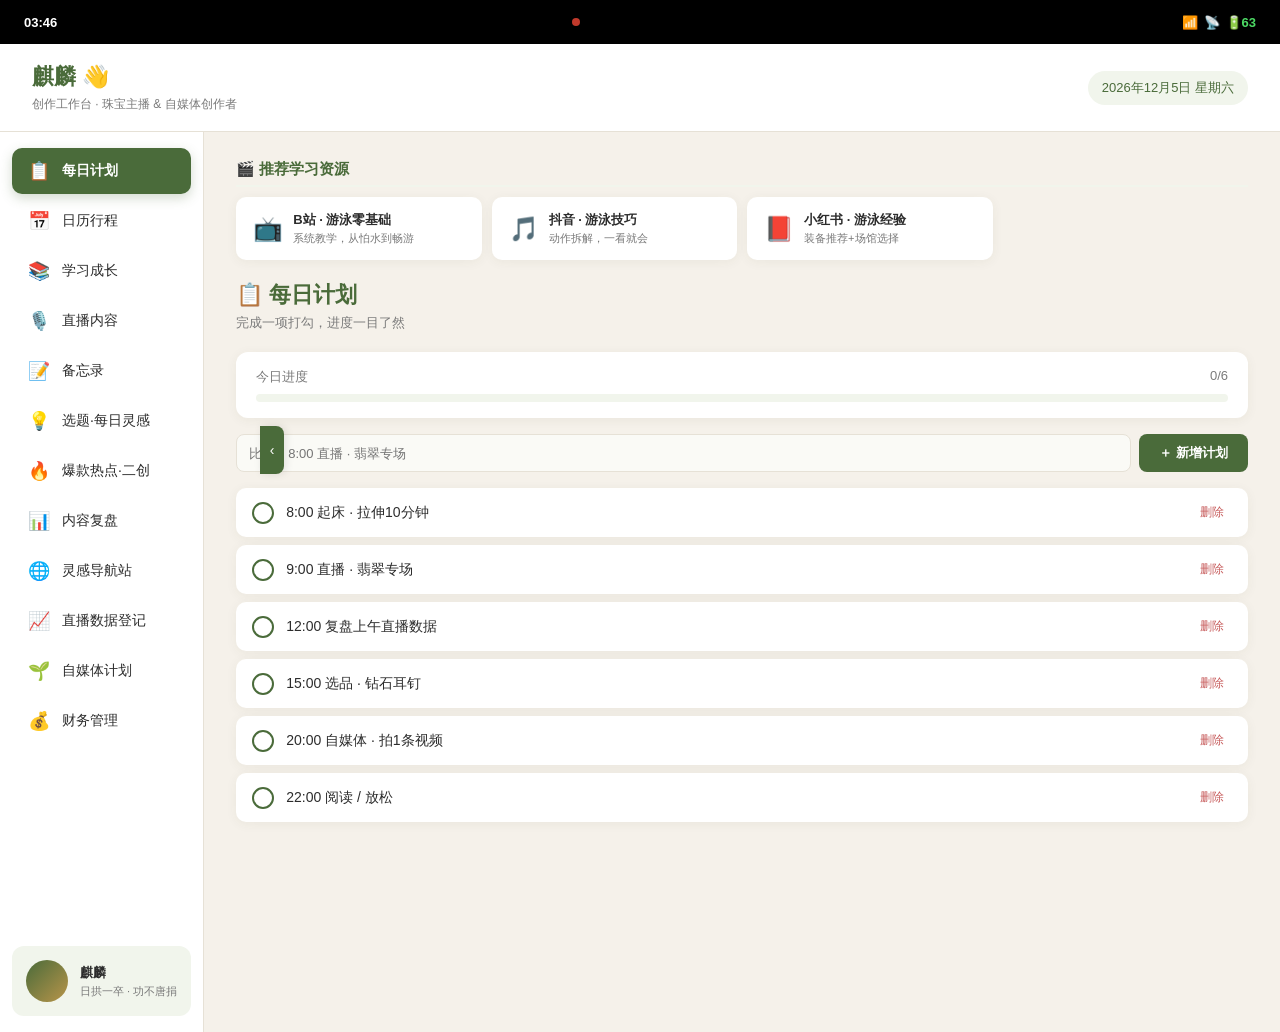
<file: index.html>
<!DOCTYPE html>
<html lang="zh-CN">
<head>
<meta charset="UTF-8">
<meta name="viewport" content="width=device-width, initial-scale=1.0, user-scalable=no">
<title>麒麟 · 工作台</title>
<meta name="apple-mobile-web-app-capable" content="yes">
<meta name="apple-mobile-web-app-status-bar-style" content="default">
<meta name="apple-mobile-web-app-title" content="麒麟工作台">
<meta name="mobile-web-app-capable" content="yes">
<meta name="theme-color" content="#4a6b3a">
<link rel="apple-touch-icon" href="data:image/svg+xml,%3Csvg xmlns='http://www.w3.org/2000/svg' viewBox='0 0 120 120'%3E%3Crect width='120' height='120' rx='28' fill='%234a6b3a'/%3E%3Ctext x='60' y='78' font-size='60' text-anchor='middle' fill='white' font-family='sans-serif' font-weight='bold'%3E%E9%BA%92%3C/text%3E%3C/svg%3E">
<link rel="icon" href="data:image/svg+xml,%3Csvg xmlns='http://www.w3.org/2000/svg' viewBox='0 0 120 120'%3E%3Crect width='120' height='120' rx='28' fill='%234a6b3a'/%3E%3Ctext x='60' y='78' font-size='60' text-anchor='middle' fill='white' font-family='sans-serif' font-weight='bold'%3E%E9%BA%92%3C/text%3E%3C/svg%3E">
<style>
* { box-sizing: border-box; margin: 0; padding: 0; }
:root{
  --green: #4a6b3a;
  --green-2: #6b8a4e;
  --green-light: #f1f5ec;
  --gold: #b8954a;
  --bg: #f5f1ea;
  --card: #ffffff;
  --text: #2c2c2c;
  --text-2: #7a7a7a;
  --border: #e6e1d6;
  --danger: #c75c5c;
  --shadow: 0 2px 12px rgba(60,60,40,.06);
}
body{
  font-family: -apple-system, "PingFang SC", "Microsoft YaHei", sans-serif;
  background: var(--bg);
  color: var(--text);
  min-height: 100vh;
  font-size: 14px;
}
button{ cursor: pointer; border: none; background: none; font-family: inherit; }
input, select{
  font-family: inherit;
  padding: 10px 12px;
  border: 1px solid var(--border);
  border-radius: 8px;
  background: #fafaf6;
  outline: none;
  font-size: 13px;
}
input:focus, select:focus{ border-color: var(--green); background: #fff; }
.status-bar{
  display: flex; align-items: center; justify-content: space-between;
  padding: 8px 24px; font-size: 13px; font-weight: 600;
  background: #000; color: #fff;
}
.dynamic-island{
  width: 110px; height: 28px; background: #000; border-radius: 20px;
  position: relative;
}
.dynamic-island::after{
  content:""; width:8px; height:8px; background:#c0392b; border-radius:50%;
  position:absolute; left:8px; top:50%; transform:translateY(-50%);
}
.status-icons{ display: flex; gap: 6px; align-items: center; }
.battery{ color: #4cd964; }
.app-header{
  display: flex; justify-content: space-between; align-items: center;
  padding: 18px 32px; background: #fff;
  border-bottom: 1px solid var(--border);
}
.user-name{ font-size: 22px; color: var(--green); font-weight: 700; }
.wave{ display: inline-block; animation: wave 1.6s infinite; transform-origin: 70% 70%; }
@keyframes wave{
  0%,60%,100%{ transform: rotate(0); }
  10%,30%{ transform: rotate(14deg); }
  20%{ transform: rotate(-8deg); }
  40%{ transform: rotate(-4deg); }
}
.user-sub{ color: var(--text-2); margin-top: 4px; font-size: 12px; }
.header-right{ display: flex; gap: 12px; align-items: center; }
.date-pill{
  background: var(--green-light); color: var(--green);
  padding: 8px 14px; border-radius: 20px; font-size: 13px;
}
.sync-btn{
  background: var(--green-light); color: var(--green);
  padding: 8px 14px; border-radius: 20px; font-size: 13px; font-weight: 600;
}
.sync-btn:hover{ background: var(--green); color: #fff; }
.layout{
  display: flex; min-height: calc(100vh - 100px); position: relative;
}
.sidebar{
  background: #fff; border-right: 1px solid var(--border);
  padding: 16px 12px; display: flex; flex-direction: column;
  height: 100vh; overflow-y: auto; flex-shrink: 0;
  transition: width .3s, transform .3s;
  z-index: 20;
}
.sidebar.collapsed{ width: 0; padding: 0; overflow: hidden; border: none; }
.sidebar-toggle{
  position: fixed; left: 260px; top: 50%; transform: translateY(-50%);
  width: 24px; height: 48px; background: var(--green); color: #fff;
  border-radius: 0 8px 8px 0; display: flex; align-items: center; justify-content: center;
  cursor: pointer; z-index: 30; font-size: 14px; transition: left .3s;
  box-shadow: 2px 0 8px rgba(0,0,0,.1);
}
.sidebar.collapsed ~ .sidebar-toggle{ left: 0; }
.nav-list{ flex: 1; }
.nav-item{
  display: flex; align-items: center; gap: 12px;
  width: 100%; padding: 12px 16px; margin-bottom: 4px;
  border-radius: 10px; font-size: 14px; color: var(--text);
  text-align: left; transition: all .2s; position: relative;
}
.nav-item:hover{ background: var(--green-light); }
.nav-item.active{
  background: var(--green); color: #fff; font-weight: 600;
  box-shadow: 0 4px 12px rgba(74,107,58,.25);
}
.nav-item.dragging{ opacity: 0.5; background: var(--green-light); }
.nav-item.drag-over{ border-top: 3px solid var(--gold); margin-top: -2px; }
.nav-icon{ font-size: 18px; }
.sidebar-foot{
  display: flex; gap: 12px; align-items: center;
  padding: 14px; margin-top: 12px;
  background: var(--green-light); border-radius: 12px;
}
.avatar{
  width: 42px; height: 42px; border-radius: 50%;
  background: linear-gradient(135deg, var(--green), var(--gold));
  flex-shrink: 0;
}
.foot-name{ font-weight: 600; font-size: 13px; }
.foot-sub{ font-size: 11px; color: var(--text-2); margin-top: 2px; }
.content{
  flex: 1; padding: 28px 32px; overflow-y: auto; overflow-x: hidden;
  height: 100vh; scroll-behavior: smooth;
}
.panel{ display: none; }
.panel.active{ display: block; animation: slideIn .3s; }
@keyframes slideIn{ from{ opacity:0; transform: translateX(20px);} to{opacity:1; transform:none;} }
.panel-head{ margin-bottom: 20px; }
.panel-head h2{ font-size: 22px; color: var(--green); margin-bottom: 4px; }
.panel-sub{ color: var(--text-2); font-size: 13px; }
.progress-card{
  background: #fff; border-radius: 12px; padding: 16px 20px;
  margin-bottom: 16px; box-shadow: var(--shadow);
}
.progress-info{ display: flex; justify-content: space-between; margin-bottom: 8px; font-size: 13px; color: var(--text-2); }
.progress-bar{ height: 8px; background: var(--green-light); border-radius: 4px; overflow: hidden; }
.progress-fill{ height: 100%; background: linear-gradient(90deg, var(--green), var(--gold)); width: 0%; transition: width .5s; }
.add-row{
  display: flex; gap: 8px; flex-wrap: wrap; margin-bottom: 16px;
}
.add-row input, .add-row select{ flex: 1; min-width: 140px; }
.add-row button{
  background: var(--green); color: #fff;
  padding: 10px 20px; border-radius: 8px; font-weight: 600; font-size: 13px;
  white-space: nowrap;
}
.add-row button:hover{ background: var(--green-2); }
.checklist, .memo-list{ list-style: none; }
.checklist li, .memo-list li{
  display: flex; align-items: center; gap: 12px;
  background: #fff; padding: 12px 16px; margin-bottom: 8px;
  border-radius: 10px; box-shadow: var(--shadow);
  transition: all .2s;
}
.checklist li:hover, .memo-list li:hover{ transform: translateX(2px); }
.checklist li.done .item-text{
  text-decoration: line-through; color: var(--text-2);
}
.check-box{
  width: 22px; height: 22px; border-radius: 50%;
  border: 2px solid var(--green); display: flex;
  align-items: center; justify-content: center;
  cursor: pointer; flex-shrink: 0; transition: all .2s;
}
.checklist li.done .check-box{ background: var(--green); color: #fff; }
.item-text{ flex: 1; font-size: 14px; }
.item-meta{ font-size: 11px; color: var(--text-2); }
.del-btn{
  color: var(--danger); font-size: 12px; padding: 4px 8px;
  border-radius: 6px;
}
.del-btn:hover{ background: #fbecec; }
.filter-row{
  display: flex; align-items: center; gap: 12px; flex-wrap: wrap;
  margin-bottom: 16px; background: #fff; padding: 12px 16px;
  border-radius: 10px; box-shadow: var(--shadow);
}
.filter-row label{ display: flex; align-items: center; gap: 6px; font-size: 13px; color: var(--text-2); }
.ghost-btn{
  padding: 6px 12px; border: 1px solid var(--green);
  color: var(--green); border-radius: 6px; font-size: 12px;
}
.ghost-btn:hover{ background: var(--green-light); }
.last-fetch{ font-size: 11px; color: var(--text-2); margin-left: auto; }
.inspiration-grid{
  display: grid; grid-template-columns: repeat(auto-fill, minmax(280px, 1fr));
  gap: 14px;
}
.insp-card{
  background: #fff; border-radius: 12px; padding: 16px;
  box-shadow: var(--shadow); transition: all .2s;
  border-left: 4px solid var(--gold);
}
.insp-card:hover{ transform: translateY(-2px); box-shadow: 0 6px 18px rgba(60,60,40,.1); }
.insp-tag{
  display: inline-block; background: var(--green-light);
  color: var(--green); padding: 2px 8px; border-radius: 4px;
  font-size: 11px; margin-bottom: 8px;
}
.insp-title{ font-weight: 600; font-size: 14px; margin-bottom: 6px; }
.insp-desc{ font-size: 12px; color: var(--text-2); line-height: 1.5; margin-bottom: 10px; }
.insp-actions{ display: flex; gap: 6px; }
.insp-actions button{
  flex: 1; padding: 6px 8px; border-radius: 6px;
  font-size: 11px; font-weight: 600;
}
.btn-go{ background: var(--green); color: #fff; }
.btn-go:hover{ background: var(--green-2); }
.btn-save{ background: var(--green-light); color: var(--green); }
.btn-save:hover{ background: #e3ead8; }
.video-grid{
  display: grid; grid-template-columns: repeat(auto-fill, minmax(240px, 1fr));
  gap: 14px;
}
.video-card{
  background: #fff; border-radius: 12px; overflow: hidden;
  box-shadow: var(--shadow); transition: all .2s;
}
.video-card:hover{ transform: translateY(-2px); }
.video-cover{
  height: 120px; background: linear-gradient(135deg, #4a6b3a, #b8954a);
  display: flex; align-items: center; justify-content: center;
  font-size: 40px; color: #fff; position: relative;
}
.video-cover .play-icon{
  position: absolute; bottom: 8px; right: 8px;
  background: rgba(0,0,0,.6); color: #fff;
  width: 28px; height: 28px; border-radius: 50%;
  display: flex; align-items: center; justify-content: center;
  font-size: 12px;
}
.video-info{ padding: 12px; }
.video-title{ font-weight: 600; font-size: 13px; margin-bottom: 4px;
  display: -webkit-box; -webkit-line-clamp: 2; -webkit-box-orient: vertical; overflow: hidden;
}
.video-meta{ font-size: 11px; color: var(--text-2); margin-bottom: 8px;
  display: flex; gap: 8px;
}
.video-meta span{ background: #f5f1ea; padding: 1px 6px; border-radius: 4px; }
.video-link{
  display: block; text-align: center; padding: 6px;
  background: var(--green); color: #fff; border-radius: 6px;
  font-size: 12px; font-weight: 600;
}
.video-link:hover{ background: var(--green-2); }
.review-list{ display: grid; gap: 10px; }
.review-item{
  background: #fff; padding: 14px 16px; border-radius: 10px;
  box-shadow: var(--shadow); display: grid;
  grid-template-columns: 1fr auto auto; gap: 12px; align-items: center;
}
.review-title{ font-weight: 600; font-size: 14px; }
.review-meta{ font-size: 11px; color: var(--text-2); margin-top: 2px; }
.review-data{ background: var(--green-light); color: var(--green); padding: 4px 10px; border-radius: 6px; font-size: 12px; font-weight: 600; }
.sub-tabs{
  display: flex; gap: 4px; margin-bottom: 16px;
  background: #fff; padding: 6px; border-radius: 10px;
  box-shadow: var(--shadow); flex-wrap: wrap;
}
.sub-tab{
  padding: 8px 14px; border-radius: 6px; font-size: 13px;
  color: var(--text-2); font-weight: 500;
}
.sub-tab.active{ background: var(--green); color: #fff; }
.sub-tab:hover:not(.active){ background: var(--green-light); color: var(--green); }
.sub-panel{ display: none; }
.sub-panel.active{ display: block; }
.script-list, .knowledge-list, .memo-list, .liveplan-list{ margin-top: 12px; }
.script-item, .knowledge-item, .memo-list li, .liveplan-item{
  background: #fff; padding: 12px 16px; border-radius: 10px;
  margin-bottom: 8px; box-shadow: var(--shadow);
}
.script-cat{
  display: inline-block; background: var(--gold); color: #fff;
  padding: 2px 8px; border-radius: 4px; font-size: 11px; margin-right: 8px;
}
.script-text{ font-size: 13px; line-height: 1.6; color: var(--text); }
.script-foot, .memo-foot, .liveplan-foot{
  display: flex; justify-content: space-between; align-items: center;
  margin-top: 8px; font-size: 11px; color: var(--text-2);
}
.product-grid{
  display: grid; grid-template-columns: repeat(auto-fill, minmax(240px, 1fr));
  gap: 12px;
}
.product-card{
  background: #fff; border-radius: 12px; padding: 16px;
  box-shadow: var(--shadow); position: relative;
  border-top: 3px solid var(--gold);
}
.product-cat{
  position: absolute; top: 12px; right: 12px;
  background: var(--green-light); color: var(--green);
  padding: 2px 8px; border-radius: 4px; font-size: 10px;
}
.product-name{ font-weight: 700; font-size: 15px; margin-bottom: 6px; }
.product-price{ color: var(--danger); font-size: 13px; font-weight: 600; margin-bottom: 6px; }
.product-point{ font-size: 12px; color: var(--text-2); line-height: 1.5; }
.search-box{ display: flex; gap: 8px; margin-bottom: 12px; }
.search-box input{ flex: 1; }
.search-box button{
  background: var(--green); color: #fff; padding: 10px 20px;
  border-radius: 8px; font-weight: 600;
}
.search-tags{ display: flex; flex-wrap: wrap; gap: 6px; margin-bottom: 16px; align-items: center; }
.search-tags span{ font-size: 12px; color: var(--text-2); }
.search-tags button{
  background: #fff; border: 1px solid var(--border);
  padding: 4px 10px; border-radius: 14px; font-size: 12px; color: var(--text-2);
}
.search-tags button:hover{ background: var(--green-light); color: var(--green); border-color: var(--green); }
.search-result{
  background: #fff; padding: 16px; border-radius: 10px;
  box-shadow: var(--shadow); min-height: 100px;
}
.empty-tip{ text-align: center; color: var(--text-2); padding: 30px 0; font-size: 13px; }
.search-result h4{ color: var(--green); margin-bottom: 8px; }
.search-result ul{ padding-left: 20px; }
.search-result li{ margin-bottom: 6px; line-height: 1.6; font-size: 13px; }
.search-platforms{ margin-top: 14px; padding: 14px; background: #fff; border-radius: 10px; box-shadow: var(--shadow); }
.platform-link{ display:inline-flex; align-items:center; gap:4px; text-decoration:none; padding:8px 14px; font-size:13px; }
.platform-link:hover{ background: var(--green); color:#fff; }
.project-list, .liveplan-list{ display: grid; gap: 10px; }
.project-item, .liveplan-item{
  display: grid; grid-template-columns: auto 1fr auto auto;
  gap: 12px; align-items: center;
}
.proj-name{ font-weight: 600; }
.proj-meta{ font-size: 11px; color: var(--text-2); }
.proj-goal{ background: var(--green-light); color: var(--green); padding: 4px 10px; border-radius: 6px; font-size: 12px; font-weight: 600; }
.liveplan-date{
  background: var(--gold); color: #fff; padding: 8px 12px;
  border-radius: 8px; text-align: center; font-weight: 600; min-width: 70px;
}
.liveplan-date .day{ font-size: 18px; display: block; }
.liveplan-date .month{ font-size: 11px; }
.liveplan-theme{ font-weight: 600; font-size: 14px; }
.liveplan-prods{ font-size: 11px; color: var(--text-2); margin-top: 2px; }
/* 类目资料 */
.category-list{ display: grid; gap: 14px; }
.cat-card{
  background: #fff; border-radius: 12px; padding: 16px;
  box-shadow: var(--shadow); border-left: 4px solid var(--gold);
}
.cat-card-head{
  display: flex; justify-content: space-between; align-items: center;
  margin-bottom: 12px; padding-bottom: 8px; border-bottom: 1px dashed var(--border);
}
.cat-card-title{ font-size: 16px; font-weight: 700; color: var(--green); }
.cat-card-meta{ font-size: 11px; color: var(--text-2); }
.cat-notes{ list-style: none; }
.cat-notes li{
  background: #fafaf6; padding: 10px 12px; border-radius: 8px;
  margin-bottom: 6px; font-size: 13px; line-height: 1.6;
  display: flex; gap: 8px; align-items: flex-start;
}
.cat-notes li .note-text{ flex: 1; word-break: break-word; }
.cat-notes li .note-time{ font-size: 10px; color: var(--text-2); flex-shrink: 0; }
.cat-add-row{ display: flex; gap: 6px; margin-top: 10px; }
.cat-add-row input{ flex: 1; padding: 8px 10px; font-size: 12px; }
.cat-add-row button{
  background: var(--green-light); color: var(--green);
  padding: 8px 12px; border-radius: 6px; font-size: 12px; font-weight: 600;
  white-space: nowrap;
}
.cat-add-row button:hover{ background: var(--green); color: #fff; }

/* ============ 文件夹式文档管理 ============ */
.doc-explorer{ display: flex; flex-direction: column; gap: 0; }
/* 面包屑导航 */
.doc-breadcrumb{
  display: flex; align-items: center; gap: 6px; flex-wrap: wrap;
  padding: 10px 0; font-size: 13px; color: var(--text-2);
}
.doc-breadcrumb .crumb{
  cursor: pointer; color: var(--green); font-weight: 600;
  padding: 4px 8px; border-radius: 6px; transition: background .15s;
}
.doc-breadcrumb .crumb:hover{ background: var(--green-light); }
.doc-breadcrumb .crumb.current{ color: var(--text); cursor: default; }
.doc-breadcrumb .crumb.current:hover{ background: none; }
.doc-breadcrumb .sep{ color: var(--border); }

/* 文件夹列表视图 */
.folder-grid{
  display: grid; grid-template-columns: repeat(auto-fill, minmax(160px, 1fr));
  gap: 12px;
}
.folder-card{
  background: #fff; border-radius: 12px; padding: 18px 14px;
  box-shadow: var(--shadow); cursor: pointer; transition: all .2s;
  border: 2px solid transparent; text-align: center; position: relative;
  display: flex; flex-direction: column; align-items: center; gap: 8px;
}
.folder-card:hover{
  border-color: var(--green); transform: translateY(-2px);
  box-shadow: 0 6px 20px rgba(74,107,58,.12);
}
.folder-card .folder-icon{ font-size: 36px; line-height: 1; }
.folder-card .folder-name{
  font-size: 14px; font-weight: 600; color: var(--text);
  word-break: break-word; line-height: 1.4;
}
.folder-card .folder-meta{ font-size: 11px; color: var(--text-2); }
.folder-card .folder-del{
  position: absolute; top: 6px; right: 6px;
  width: 22px; height: 22px; border-radius: 50%;
  background: rgba(199,92,92,.1); color: var(--danger);
  font-size: 14px; display: none; align-items: center; justify-content: center;
  line-height: 1;
}
.folder-card:hover .folder-del{ display: flex; }
.folder-card .folder-del:hover{ background: var(--danger); color: #fff; }

/* 文档列表视图 */
.doc-list{ display: flex; flex-direction: column; gap: 8px; }
.doc-item{
  background: #fff; border-radius: 10px; padding: 14px 16px;
  box-shadow: var(--shadow); cursor: pointer; transition: all .15s;
  display: flex; align-items: center; gap: 12px; border-left: 3px solid var(--green-2);
}
.doc-item:hover{ background: var(--green-light); border-left-color: var(--green); }
.doc-item .doc-icon{ font-size: 22px; flex-shrink: 0; }
.doc-item .doc-info{ flex: 1; min-width: 0; }
.doc-item .doc-title{
  font-size: 14px; font-weight: 600; color: var(--text);
  white-space: nowrap; overflow: hidden; text-overflow: ellipsis;
}
.doc-item .doc-preview{
  font-size: 12px; color: var(--text-2); margin-top: 3px;
  white-space: nowrap; overflow: hidden; text-overflow: ellipsis;
}
.doc-item .doc-date{ font-size: 11px; color: var(--text-2); flex-shrink: 0; }
.doc-item .doc-del{
  flex-shrink: 0; width: 26px; height: 26px; border-radius: 6px;
  color: var(--danger); font-size: 13px; display: none;
  align-items: center; justify-content: center;
}
.doc-item:hover .doc-del{ display: flex; }
.doc-item .doc-del:hover{ background: rgba(199,92,92,.12); }

/* 文档编辑视图 */
.doc-editor{ background: #fff; border-radius: 12px; box-shadow: var(--shadow); overflow: hidden; }
.doc-editor-head{
  padding: 16px 20px; border-bottom: 2px solid var(--green-light);
  display: flex; justify-content: space-between; align-items: center; gap: 12px; flex-wrap: wrap;
}
.doc-editor-title{
  font-size: 18px; font-weight: 700; color: var(--green);
  flex: 1; min-width: 120px;
}
.doc-editor-title-input{
  font-size: 18px; font-weight: 700; color: var(--green);
  border: 1px dashed var(--border); border-radius: 6px;
  padding: 6px 10px; flex: 1; min-width: 120px;
}
.doc-editor-title-input:focus{ border-color: var(--green); border-style: solid; }
.doc-editor-meta{ font-size: 12px; color: var(--text-2); }
.doc-editor-body{ padding: 20px; }
.doc-editor-textarea{
  width: 100%; min-height: 400px;
  border: 1px solid var(--border); border-radius: 8px;
  padding: 16px; font-size: 14px; line-height: 1.8;
  font-family: inherit; resize: vertical; background: #fafaf6;
}
.doc-editor-textarea:focus{ border-color: var(--green); background: #fff; }
.doc-editor-foot{
  padding: 12px 20px; border-top: 1px solid var(--border);
  display: flex; justify-content: space-between; align-items: center; gap: 8px; flex-wrap: wrap;
  background: #fafaf6;
}
.doc-save-status{ font-size: 12px; color: var(--text-2); }
.doc-editor-actions{ display: flex; gap: 8px; }

/* 空状态 */
.doc-empty{
  text-align: center; padding: 50px 20px; color: var(--text-2);
  background: #fff; border-radius: 12px; border: 2px dashed var(--border);
}
.doc-empty-icon{ font-size: 48px; margin-bottom: 12px; }
.doc-empty-text{ font-size: 14px; margin-bottom: 16px; }

/* 添加文件夹/文档行 */
.doc-add-row{ display: flex; gap: 8px; margin-bottom: 16px; }
.doc-add-row input{ flex: 1; }
.doc-add-row button{
  background: var(--green); color: #fff;
  padding: 10px 16px; border-radius: 8px; font-size: 13px; font-weight: 600;
  white-space: nowrap; transition: background .15s;
}
.doc-add-row button:hover{ background: var(--green-2); }
.doc-add-row button.ghost{ background: var(--green-light); color: var(--green); }
.doc-add-row button.ghost:hover{ background: var(--green); color: #fff; }

/* 直播数据表格 */
.data-table{
  width: 100%; border-collapse: collapse; background: #fff;
  border-radius: 10px; overflow: hidden; box-shadow: var(--shadow);
  font-size: 12px; min-width: 800px;
}
.data-table th{
  background: var(--green); color: #fff; padding: 10px 8px;
  text-align: left; font-weight: 600; white-space: nowrap;
}
.data-table td{
  padding: 10px 8px; border-bottom: 1px solid var(--border);
  white-space: nowrap;
}
.data-table tr:hover td{ background: var(--green-light); }
.data-table .del-btn{ padding: 2px 6px; }
.data-table-empty{ text-align:center; color:var(--text-2); padding:30px; font-size:13px; }
.summary-grid{
  display: grid; grid-template-columns: repeat(auto-fit, minmax(150px, 1fr)); gap: 12px;
}
.summary-card{
  background: #fff; padding: 18px; border-radius: 12px;
  box-shadow: var(--shadow); border-top: 3px solid var(--gold);
}
.summary-card .label{ font-size: 12px; color: var(--text-2); margin-bottom: 6px; }
.summary-card .value{ font-size: 24px; font-weight: 700; color: var(--green); }
.summary-card .sub{ font-size: 11px; color: var(--text-2); margin-top: 4px; }
.trend-row{
  display: flex; justify-content: space-between; align-items: center;
  padding: 8px 0; border-bottom: 1px dashed var(--border); font-size: 13px;
}
.trend-row:last-child{ border-bottom: none; }
.trend-bar{ height: 6px; background: var(--green-light); border-radius: 3px; flex: 1; margin: 0 12px; overflow: hidden; }
.trend-bar-fill{ height: 100%; background: linear-gradient(90deg, var(--green), var(--gold)); }

/* 储蓄计划 */
.savings-goal{
  background: #fff; border-radius: 12px; padding: 18px 20px;
  box-shadow: var(--shadow); margin-bottom: 16px; border-left: 4px solid var(--green);
}
.savings-goal-head{
  display: flex; justify-content: space-between; align-items: center;
  margin-bottom: 12px; flex-wrap: wrap; gap: 8px;
}
.savings-goal-name{ font-size: 16px; font-weight: 700; color: var(--green); }
.savings-goal-deadline{ font-size: 12px; color: var(--text-2); }
.savings-goal-del{
  background: rgba(199,92,92,.1); color: var(--danger);
  padding: 4px 10px; border-radius: 6px; font-size: 12px;
}
.savings-goal-del:hover{ background: var(--danger); color: #fff; }
.savings-progress-info{
  display: flex; justify-content: space-between; align-items: baseline;
  margin-bottom: 6px; font-size: 13px;
}
.savings-amount{ font-size: 20px; font-weight: 700; color: var(--green); }
.savings-amount .total{ font-size: 13px; color: var(--text-2); font-weight: 400; }
.savings-pct{ font-size: 14px; font-weight: 700; color: var(--gold); }
.savings-bar{
  height: 14px; background: var(--green-light); border-radius: 7px;
  overflow: hidden; margin-bottom: 12px;
}
.savings-bar-fill{
  height: 100%; background: linear-gradient(90deg, var(--green), var(--gold));
  transition: width .5s ease; border-radius: 7px;
}
.savings-deposits{ margin-bottom: 10px; }
.savings-deposit-row{
  display: flex; justify-content: space-between; align-items: center;
  padding: 6px 0; border-bottom: 1px dashed var(--border); font-size: 13px;
}
.savings-deposit-row:last-child{ border-bottom: none; }
.savings-deposit-row .dep-info{ color: var(--text-2); font-size: 12px; }
.savings-deposit-row .dep-amount{ color: var(--green); font-weight: 600; }
.savings-add-row{ display: flex; gap: 6px; margin-top: 8px; }
.savings-add-row input{ flex: 1; padding: 8px 10px; font-size: 12px; }
.savings-add-row button{
  background: var(--green-light); color: var(--green);
  padding: 8px 12px; border-radius: 6px; font-size: 12px; font-weight: 600;
  white-space: nowrap;
}
.savings-add-row button:hover{ background: var(--green); color: #fff; }
.savings-empty-goal{
  text-align: center; padding: 12px; color: var(--text-2); font-size: 12px;
  background: #fafaf6; border-radius: 8px;
}

/* 灵感导航站 */
.hub-search-box{ display:flex; gap:8px; margin-bottom:20px; }
.hub-search-box input{ flex:1; padding:12px 14px; font-size:14px; }
.hub-search-box button{
  background: var(--green); color:#fff; padding:12px 24px;
  border-radius:8px; font-weight:600; font-size:14px; white-space:nowrap;
}
.hub-search-box button:hover{ background: var(--green-2); }
.hub-section{ margin-bottom: 24px; }
.hub-section-title{
  font-size: 15px; color: var(--green); font-weight: 700;
  margin-bottom: 10px; padding-bottom: 6px; border-bottom: 2px solid var(--green-light);
}
.hub-grid{
  display: grid; grid-template-columns: repeat(auto-fill, minmax(160px, 1fr)); gap: 10px;
}
.hub-card{
  display: flex; align-items: center; gap: 10px;
  background: #fff; padding: 14px; border-radius: 10px;
  box-shadow: var(--shadow); text-decoration: none; color: var(--text);
  transition: all .2s; border-left: 3px solid transparent;
}
.hub-card:hover{
  transform: translateY(-2px); border-left-color: var(--green);
  box-shadow: 0 6px 18px rgba(60,60,40,.12);
}
.hub-icon{ font-size: 24px; flex-shrink: 0; }
.hub-info{ flex:1; min-width:0; }
.hub-name{ font-weight: 600; font-size: 13px; }
.hub-desc{ font-size: 11px; color: var(--text-2); margin-top:2px;
  overflow: hidden; text-overflow: ellipsis; white-space: nowrap;
}

.growth-grid{
  display: grid; grid-template-columns: repeat(auto-fit, minmax(300px, 1fr));
  gap: 14px;
}
.growth-card{
  background: #fff; padding: 20px; border-radius: 12px;
  box-shadow: var(--shadow); border-top: 3px solid var(--green);
}
.growth-card h3{ color: var(--green); margin-bottom: 12px; font-size: 16px; }
.growth-card ul, .growth-card ol{ padding-left: 20px; }
.growth-card li{ margin-bottom: 8px; line-height: 1.6; font-size: 13px; }
.growth-card b{ color: var(--gold); }

/* 日历行程 */
.calendar-card{
  background: #fff; border-radius: 12px; padding: 20px;
  box-shadow: var(--shadow); margin-bottom: 16px;
}
.calendar-header{
  display: flex; align-items: center; justify-content: center; gap: 16px;
  margin-bottom: 12px; position: relative;
}
.cal-nav{
  width: 36px; height: 36px; border-radius: 50%;
  background: var(--green-light); color: var(--green);
  font-size: 18px; font-weight: 700; display: flex;
  align-items: center; justify-content: center;
  border: none; cursor: pointer; transition: all .2s;
}
.cal-nav:hover{ background: var(--green); color: #fff; }
.cal-title{ text-align: center; }
.cal-year-month{ font-size: 22px; font-weight: 700; color: var(--green); display: block; }
.cal-today-btn{
  position: absolute; right: 0; top: 50%; transform: translateY(-50%);
  padding: 6px 14px; border-radius: 20px;
  background: var(--green); color: #fff; font-size: 13px; font-weight: 600;
  border: none; cursor: pointer; box-shadow: 0 2px 8px rgba(74,107,58,.3);
}
.cal-today-btn:hover{ background: var(--green-2); }
.cal-legend{
  display: flex; gap: 14px; justify-content: center; flex-wrap: wrap;
  margin-bottom: 14px; padding-bottom: 12px; border-bottom: 1px dashed var(--border);
}
.cal-legend-item{ display: flex; align-items: center; gap: 5px; font-size: 12px; color: var(--text-2); }
.cal-legend-dot{ width: 10px; height: 10px; border-radius: 50%; display: inline-block; }
.cal-legend-dot.work{ background: #4a90d9; }
.cal-legend-dot.rest{ background: #7cb342; }
.cal-legend-dot.study{ background: #b8954a; }
.cal-legend-dot.live{ background: #e74c3c; }
.cal-legend-dot.other{ background: #9b59b6; }
.cal-weekdays{
  display: grid; grid-template-columns: repeat(7, 1fr);
  gap: 4px; margin-bottom: 6px;
}
.cal-weekdays span{
  text-align: center; font-size: 13px; color: var(--text-2); font-weight: 600; padding: 8px 0;
}
.cal-days{
  display: grid; grid-template-columns: repeat(7, 1fr);
  gap: 4px;
}
.cal-day{
  min-height: 90px; border-radius: 8px; padding: 6px 4px;
  display: flex; flex-direction: column; align-items: flex-start;
  cursor: pointer; position: relative;
  transition: all .2s; border: 2px solid transparent; background: #fafaf6;
}
.cal-day:hover{ background: var(--green-light); transform: translateY(-1px); }
.cal-day.other-month{ background: #f9f9f9; opacity: 0.4; }
.cal-day.today{
  border-color: var(--green); background: var(--green-light);
}
.cal-day.selected{
  border-color: var(--gold); background: #fff9e6;
}
.cal-day-num{ font-size: 15px; font-weight: 600; padding: 0 4px; }
.cal-day.today .cal-day-num{ color: var(--green); }
.cal-day-events{
  display: flex; flex-direction: column; gap: 2px; width: 100%; margin-top: 2px;
}
.cal-event-tag{
  font-size: 10px; padding: 2px 5px; border-radius: 4px;
  font-weight: 600; white-space: nowrap; overflow: hidden;
  text-overflow: ellipsis; line-height: 1.3;
}
.cal-event-tag.work{ background: #4a90d9; color: #fff; }
.cal-event-tag.rest{ background: #7cb342; color: #fff; }
.cal-event-tag.study{ background: #b8954a; color: #fff; }
.cal-event-tag.live{ background: #e74c3c; color: #fff; }
.cal-event-tag.other{ background: #9b59b6; color: #fff; }
.cal-events-panel{
  background: #fff; border-radius: 12px; padding: 20px;
  box-shadow: var(--shadow);
}
.cal-events-panel h3{ color: var(--green); margin-bottom: 12px; font-size: 16px; }
.cal-event-list{ margin-bottom: 12px; }
.cal-event-item{
  display: flex; align-items: center; gap: 10px;
  padding: 10px 12px; background: #fafaf6;
  border-radius: 8px; margin-bottom: 6px;
}
.cal-event-item .ev-type{
  width: 8px; height: 8px; border-radius: 50%; flex-shrink: 0;
}
.cal-event-item .ev-type.work{ background: #4a90d9; }
.cal-event-item .ev-type.rest{ background: #7cb342; }
.cal-event-item .ev-type.study{ background: #b8954a; }
.cal-event-item .ev-type.live{ background: #e74c3c; }
.cal-event-item .ev-type.other{ background: #9b59b6; }
.cal-event-item .ev-text{ flex: 1; font-size: 13px; }
.cal-event-item .ev-del{ color: var(--danger); font-size: 12px; padding: 2px 6px; border-radius: 4px; }
.cal-event-item .ev-del:hover{ background: #fbecec; }
.cal-add-row{
  display: flex; gap: 8px; flex-wrap: wrap;
}
.cal-add-row input{ flex: 1; min-width: 160px; }
.cal-add-row select{ min-width: 100px; }
.cal-add-row button{
  background: var(--green); color: #fff; padding: 10px 20px;
  border-radius: 8px; font-weight: 600; font-size: 13px; white-space: nowrap;
}

/* 学习成长 */
.learn-overview{ margin-bottom: 16px; }
.learn-progress-card{
  background: #fff; border-radius: 12px; padding: 16px 20px;
  box-shadow: var(--shadow); border-left: 4px solid var(--gold);
}
.learn-progress-title{ font-size: 14px; font-weight: 600; color: var(--green); margin-bottom: 8px; }
.learn-progress-bar{ height: 10px; background: var(--green-light); border-radius: 5px; overflow: hidden; }
.learn-progress-fill{ height: 100%; background: linear-gradient(90deg, var(--green), var(--gold)); transition: width .5s; }
.learn-progress-text{ font-size: 12px; color: var(--text-2); margin-top: 6px; }
.learn-section{ margin-bottom: 20px; }
.learn-section h3{ color: var(--green); font-size: 15px; margin-bottom: 10px; padding-bottom: 6px; border-bottom: 2px solid var(--green-light); }
.learn-stages{ display: grid; gap: 10px; }
.learn-stage-card{
  background: #fff; border-radius: 10px; padding: 14px 16px;
  box-shadow: var(--shadow); display: flex; align-items: flex-start; gap: 12px;
  cursor: pointer; transition: all .2s; border-left: 4px solid var(--border);
}
.learn-stage-card:hover{ transform: translateX(2px); }
.learn-stage-card.completed{ border-left-color: var(--green); background: var(--green-light); }
.learn-stage-card.active{ border-left-color: var(--gold); }
.learn-stage-num{
  width: 28px; height: 28px; border-radius: 50%;
  background: var(--green-light); color: var(--green);
  display: flex; align-items: center; justify-content: center;
  font-size: 13px; font-weight: 700; flex-shrink: 0;
}
.learn-stage-card.completed .learn-stage-num{ background: var(--green); color: #fff; }
.learn-stage-card.active .learn-stage-num{ background: var(--gold); color: #fff; }
.learn-stage-info{ flex: 1; }
.learn-stage-name{ font-weight: 600; font-size: 14px; margin-bottom: 3px; }
.learn-stage-desc{ font-size: 12px; color: var(--text-2); line-height: 1.5; }
.learn-stage-check{
  font-size: 18px; color: var(--green); flex-shrink: 0;
}
.learn-materials{ display: grid; gap: 10px; }
.learn-material-card{
  background: #fff; border-radius: 10px; padding: 14px 16px;
  box-shadow: var(--shadow);
}
.learn-material-card h4{ color: var(--green); font-size: 14px; margin-bottom: 8px; }
.learn-material-card ul{ padding-left: 18px; }
.learn-material-card li{ font-size: 13px; line-height: 1.7; color: var(--text); margin-bottom: 4px; }
.learn-material-card li b{ color: var(--gold); }
.learn-resources{ display: grid; grid-template-columns: repeat(auto-fill, minmax(200px, 1fr)); gap: 10px; }

/* 每日灵感升级 */
.hot-update-row{
  display: flex; gap: 10px; align-items: center; flex-wrap: wrap;
  margin-bottom: 16px;
}
.hot-update-row .ghost-btn{ background: #fff; }
.hot-pool-tabs{
  display: flex; gap: 6px; margin-bottom: 12px; flex-wrap: wrap;
}
.hot-pool-tab{
  padding: 6px 12px; border-radius: 14px; font-size: 12px;
  background: #fff; border: 1px solid var(--border); color: var(--text-2);
  cursor: pointer; transition: all .2s;
}
.hot-pool-tab.active{ background: var(--green); color: #fff; border-color: var(--green); }
.hot-pool-tab:hover:not(.active){ border-color: var(--green); color: var(--green); }
.trending-card{
  background: #fff; border-radius: 12px; padding: 16px;
  box-shadow: var(--shadow); border-left: 4px solid #e74c3c;
  margin-bottom: 12px;
}
.trending-card.hot{ border-left-color: #e74c3c; }
.trending-card.rising{ border-left-color: #f39c12; }
.trending-card.new{ border-left-color: var(--green); }
.trending-rank{
  display: inline-block; width: 24px; height: 24px; border-radius: 50%;
  background: var(--green-light); color: var(--green);
  text-align: center; line-height: 24px; font-size: 12px; font-weight: 700;
  margin-right: 8px;
}
.trending-rank.top{ background: #e74c3c; color: #fff; }
.trending-title{ font-weight: 600; font-size: 14px; }
.trending-meta{ font-size: 11px; color: var(--text-2); margin-top: 4px; }
.trending-heat{ display: inline-block; background: #fdeaea; color: #e74c3c; padding: 2px 8px; border-radius: 10px; font-size: 11px; margin-left: 8px; }
.viral-formula-card{
  background: #fff; border-radius: 12px; padding: 16px;
  box-shadow: var(--shadow); border-top: 3px solid var(--gold);
}
.viral-formula-card h4{ color: var(--green); font-size: 14px; margin-bottom: 10px; }
.viral-formula-card .formula{ background: var(--green-light); padding: 10px 14px; border-radius: 8px; font-size: 13px; font-weight: 600; color: var(--green); margin-bottom: 10px; }
.viral-formula-card .breakdown{ font-size: 12px; color: var(--text-2); line-height: 1.7; }
.viral-formula-card .breakdown b{ color: var(--gold); }
@media (max-width: 900px){
  .sidebar{ width: 240px; position: fixed; top: 0; left: 0; height: 100vh; box-shadow: 2px 0 16px rgba(0,0,0,.15); }
  .sidebar.collapsed{ transform: translateX(-100%); width: 240px; padding: 16px 12px; }
  .sidebar-toggle{ left: 240px; }
  .sidebar.collapsed ~ .sidebar-toggle{ left: 0; }
  .nav-list{ display: block; }
  .nav-item{ padding: 10px 14px; font-size: 13px; }
  .nav-icon{ font-size: 16px; }
  .app-header{ flex-direction: column; gap: 12px; align-items: flex-start; padding: 12px 16px; }
  .content{ padding: 16px; padding-top: 20px; }
  .header-right{ flex-wrap: wrap; }
  .inspiration-grid, .video-grid, .product-grid, .growth-grid{
    grid-template-columns: 1fr;
  }
  .cal-add-row input{ min-width: 100px; flex: 1; }
  .cal-add-row select{ min-width: 80px; }
  .cal-day{ min-height: 60px; padding: 4px 2px; }
  .cal-day-num{ font-size: 13px; }
  .cal-event-tag{ font-size: 9px; padding: 1px 3px; }
  .cal-legend{ gap: 8px; }
  .cal-legend-item{ font-size: 11px; }
  .learn-resources{ grid-template-columns: 1fr; }
  .learn-stage-card{ padding: 10px 12px; }
  .review-item{ grid-template-columns: 1fr; }
  .filter-row{ flex-direction: column; align-items: flex-start; }
  .last-fetch{ margin-left: 0; }
  .data-table{ min-width: 600px; }
}
</style>
</head>
<body>

<div class="status-bar">
  <span class="time" id="statusTime">16:25</span>
  <div class="dynamic-island"></div>
  <div class="status-icons">
    <span>📶</span><span>📡</span><span class="battery">🔋63</span>
  </div>
</div>

<header class="app-header">
  <div class="header-left">
    <h1 class="user-name">麒麟 <span class="wave">👋</span></h1>
    <p class="user-sub">创作工作台 · 珠宝主播 & 自媒体创作者</p>
  </div>
  <div class="header-right">
    <div class="date-pill" id="datePill">2026年7月24日 星期五</div>
  </div>
</header>

<main class="layout">
  <aside class="sidebar">
    <nav class="nav-list">
      <button class="nav-item active" data-target="daily-plan"><span class="nav-icon">📋</span><span>每日计划</span></button>
      <button class="nav-item" data-target="calendar"><span class="nav-icon">📅</span><span>日历行程</span></button>
      <button class="nav-item" data-target="learning"><span class="nav-icon">📚</span><span>学习成长</span></button>
      <button class="nav-item" data-target="live-content"><span class="nav-icon">🎙️</span><span>直播内容</span></button>
      <button class="nav-item" data-target="memo"><span class="nav-icon">📝</span><span>备忘录</span></button>
      <button class="nav-item" data-target="daily-inspiration"><span class="nav-icon">💡</span><span>选题·每日灵感</span></button>
      <button class="nav-item" data-target="hot-videos"><span class="nav-icon">🔥</span><span>爆款热点·二创</span></button>
      <button class="nav-item" data-target="content-review"><span class="nav-icon">📊</span><span>内容复盘</span></button>
      <button class="nav-item" data-target="inspo-hub"><span class="nav-icon">🌐</span><span>灵感导航站</span></button>
      <button class="nav-item" data-target="live-data"><span class="nav-icon">📈</span><span>直播数据登记</span></button>
      <button class="nav-item" data-target="growth-track"><span class="nav-icon">🌱</span><span>自媒体计划</span></button>
      <button class="nav-item" data-target="finance"><span class="nav-icon">💰</span><span>财务管理</span></button>
    </nav>
    <div class="sidebar-foot">
      <div class="avatar"></div>
      <div>
        <div class="foot-name">麒麟</div>
        <div class="foot-sub">日拱一卒 · 功不唐捐</div>
      </div>
    </div>
  </aside>
  <div class="sidebar-toggle" id="sidebarToggle" onclick="toggleSidebar()">‹</div>

  <section class="content">

    <!-- ============= 日历行程 ============= -->
    <div class="panel" id="calendar">
      <div class="panel-head"><h2>📅 日历行程</h2><p class="panel-sub">整月一览 · 点击日期添加/管理行程 · 行程直接显示在格子内</p></div>
      <div class="calendar-card">
        <div class="calendar-header">
          <button class="cal-nav" onclick="changeMonth(-1)">‹</button>
          <div class="cal-title">
            <span class="cal-year-month" id="calYearMonth">2026年 7月</span>
          </div>
          <button class="cal-nav" onclick="changeMonth(1)">›</button>
          <button class="cal-today-btn" onclick="goToday()">今天</button>
        </div>
        <div class="cal-legend">
          <span class="cal-legend-item"><span class="cal-legend-dot work"></span>上班</span>
          <span class="cal-legend-item"><span class="cal-legend-dot rest"></span>休息</span>
          <span class="cal-legend-item"><span class="cal-legend-dot study"></span>学习</span>
          <span class="cal-legend-item"><span class="cal-legend-dot live"></span>直播</span>
          <span class="cal-legend-item"><span class="cal-legend-dot other"></span>其他</span>
        </div>
        <div class="cal-weekdays">
          <span>日</span><span>一</span><span>二</span><span>三</span><span>四</span><span>五</span><span>六</span>
        </div>
        <div class="cal-days" id="calDays"></div>
      </div>
      <div class="cal-events-panel" id="calEventsPanel">
        <h3 id="calSelectedDate">📌 7月25日 行程</h3>
        <div class="cal-event-list" id="calEventList"></div>
        <div class="cal-add-row">
          <input id="calEventInput" placeholder="添加行程，如：14:00 游泳课">
          <select id="calEventType">
            <option value="work">💼 上班</option>
            <option value="rest">🌿 休息</option>
            <option value="study">📚 学习</option>
            <option value="live">🎙️ 直播</option>
            <option value="other">📌 其他</option>
          </select>
          <button onclick="addCalEvent()">＋ 添加</button>
        </div>
      </div>
    </div>

    <!-- ============= 学习成长 ============= -->
    <div class="panel" id="learning">
      <div class="panel-head"><h2>📚 学习成长</h2><p class="panel-sub">中国舞 · 游泳 · 从零开始的学习路径与资料</p></div>
      <div class="sub-tabs">
        <button class="sub-tab active" data-sub="dance">💃 中国舞</button>
        <button class="sub-tab" data-sub="swim">🏊 游泳</button>
      </div>

      <!-- 中国舞 -->
      <div class="sub-panel active" id="sub-dance">
        <div class="learn-overview">
          <div class="learn-progress-card">
            <div class="learn-progress-title">🎯 中国舞学习进度</div>
            <div class="learn-progress-bar"><div class="learn-progress-fill" id="danceProgressFill" style="width:0%"></div></div>
            <div class="learn-progress-text" id="danceProgressText">阶段 0/5 · 尚未开始</div>
          </div>
        </div>

        <div class="learn-section">
          <h3>📖 学习阶段（点击标记完成）</h3>
          <div class="learn-stages" id="danceStages"></div>
        </div>

        <div class="learn-section">
          <h3>📚 资料库 · 基础入门</h3>
          <div class="learn-material-card">
            <h4>🩰 中国舞三大分支</h4>
            <ul>
              <li><b>古典舞</b>：以"身韵"为核心，讲究"形、神、劲、律"，是最具代表性的中国舞</li>
              <li><b>民族民间舞</b>：藏族、蒙古族、维吾尔族、傣族等各民族舞蹈，风格各异</li>
              <li><b>芭蕾舞基训</b>：中国舞训练的基础，开绷直立，训练体态和线条</li>
            </ul>
          </div>
          <div class="learn-material-card">
            <h4>✋ 基本手位（必须掌握）</h4>
            <ul>
              <li><b>山膀</b>：双臂旁抬与肩平，手心向下，是最常用的基本手位</li>
              <li><b>按掌</b>：手心向下按于身前，约腰胯高度</li>
              <li><b>托掌</b>：手心向上托于头顶上方</li>
              <li><b>摊掌</b>：手心向上平摊于体前</li>
              <li><b>推掌</b>：手心向前推出</li>
              <li><b>盖掌</b>：手心向下从头上方盖落</li>
            </ul>
          </div>
          <div class="learn-material-card">
            <h4>🦶 基本脚位</h4>
            <ul>
              <li><b>正步</b>：双脚并拢，脚尖向前</li>
              <li><b>八字步</b>：脚跟并拢，脚尖外开成八字</li>
              <li><b>丁字步</b>：一脚脚跟靠另一脚脚心，呈丁字形</li>
              <li><b>踏步</b>：一脚在后，脚尖点地</li>
              <li><b>弓箭步</b>：前腿屈膝弓步，后腿伸直</li>
            </ul>
          </div>
        </div>

        <div class="learn-section">
          <h3>💪 软开度训练指南</h3>
          <div class="learn-material-card">
            <h4>每日基础训练（建议30分钟）</h4>
            <ul>
              <li><b>压前腿</b>：坐地双腿伸直，上身保持直立向前压，膝盖不能弯曲，脚尖回勾，保持30秒×3组</li>
              <li><b>压旁腿</b>：坐地双腿打开，胯部打开，身体向旁侧下压，左右各30秒×3组</li>
              <li><b>下腰</b>：先练跪姿下腰（跪地双手抓脚踝），再练站姿下腰，注意腰部热身，安全第一</li>
              <li><b>踢腿</b>：前踢、旁踢、后踢各20次，注意爆发力与控制结合，腿要直、脚要绷</li>
              <li><b>劈叉</b>：先练竖叉再练横叉，循序渐进，每次保持1分钟以上</li>
            </ul>
          </div>
        </div>

        <div class="learn-section">
          <h3>🎭 身韵八法（中国舞的灵魂）</h3>
          <div class="learn-material-card">
            <ul>
              <li><b>提</b>：气息上提，身体随之向上延伸</li>
              <li><b>沉</b>：气息下沉，身体放松向下</li>
              <li><b>冲</b>：身体向旁侧冲出</li>
              <li><b>靠</b>：身体向后靠，略含胸</li>
              <li><b>含</b>：胸部内收，身体微缩</li>
              <li><b>腆</b>：胸部前挺，身体微展</li>
              <li><b>移</b>：身体重心横向移动</li>
              <li><b>旁提</b>：身体侧腰上提，是最美的线条</li>
            </ul>
          </div>
        </div>

        <div class="learn-section">
          <h3>❓ 零基础常见问题</h3>
          <div class="learn-material-card">
            <ul>
              <li><b>身体太硬怎么办？</b>→ 每天坚持拉伸10分钟，循序渐进，千万不要硬掰，2-3个月会有明显改善</li>
              <li><b>没有舞蹈基础能学吗？</b>→ 完全可以！中国舞非常适合零基础，从身韵和手位开始，不需要劈叉也能跳</li>
              <li><b>记不住动作怎么办？</b>→ 先理解动作的含义，分段练习（每次4个八拍），多听音乐找节奏感</li>
              <li><b>需要准备什么装备？</b>→ 舞蹈服/瑜伽服、舞蹈鞋（软底）、瑜伽垫（练软开度用）、全身镜</li>
              <li><b>多久能学会一支舞？</b>→ 零基础约2-3个月可学完一支简单成品舞（如《茉莉花》）</li>
            </ul>
          </div>
        </div>

        <div class="learn-section">
          <h3>📝 学习笔记（随时记录）</h3>
          <div class="add-row">
            <input id="danceNoteInput" placeholder="记录学习心得、动作要点、老师提醒...">
            <button onclick="addDanceNote()">＋ 添加笔记</button>
          </div>
          <ul class="cat-notes" id="danceNoteList"></ul>
        </div>

        <div class="learn-section">
          <h3>🎬 推荐学习资源</h3>
          <div class="learn-resources">
            <a class="hub-card" href="https://www.bilibili.com/search?keyword=中国舞基础入门" target="_blank"><span class="hub-icon">📺</span><div class="hub-info"><div class="hub-name">B站 · 中国舞基础</div><div class="hub-desc">零基础入门教程合集</div></div></a>
            <a class="hub-card" href="https://www.douyin.com/search/中国舞基本功" target="_blank"><span class="hub-icon">🎵</span><div class="hub-info"><div class="hub-name">抖音 · 中国舞基本功</div><div class="hub-desc">短视频跟练，碎片时间学</div></div></a>
            <a class="hub-card" href="https://www.xiaohongshu.com/search_result?keyword=中国舞入门" target="_blank"><span class="hub-icon">📕</span><div class="hub-info"><div class="hub-name">小红书 · 中国舞笔记</div><div class="hub-desc">学员经验分享与避坑</div></div></a>
          </div>
        </div>
      </div>

      <!-- 游泳 -->
      <div class="sub-panel" id="sub-swim">
        <div class="learn-overview">
          <div class="learn-progress-card">
            <div class="learn-progress-title">🎯 游泳学习进度</div>
            <div class="learn-progress-bar"><div class="learn-progress-fill" id="swimProgressFill" style="width:0%"></div></div>
            <div class="learn-progress-text" id="swimProgressText">阶段 0/5 · 尚未开始</div>
          </div>
        </div>

        <div class="learn-section">
          <h3>📖 学习阶段（点击标记完成）</h3>
          <div class="learn-stages" id="swimStages"></div>
        </div>

        <div class="learn-section">
          <h3>📚 资料库 · 基础入门</h3>
          <div class="learn-material-card">
            <h4>🏊 四大泳姿介绍</h4>
            <ul>
              <li><b>蛙泳</b>：最易学的泳姿，适合初学者，动作节奏清晰，省力持久</li>
              <li><b>自由泳</b>：速度最快的泳姿，双腿交替打水，双臂交替划水</li>
              <li><b>仰泳</b>：最轻松的泳姿，脸部朝上呼吸方便，适合长距离</li>
              <li><b>蝶泳</b>：难度最高的泳姿，需要较强腰腹力量，建议学会蛙泳后再学</li>
            </ul>
          </div>
          <div class="learn-material-card">
            <h4>🎒 必备装备清单</h4>
            <ul>
              <li><b>泳衣/泳裤</b>：建议紧身款，减少水中阻力（初学者选竞速款即可）</li>
              <li><b>泳镜</b>：必备！选防雾、贴合脸型的，近视可选度数泳镜</li>
              <li><b>泳帽</b>：硅胶材质防水性好，布质更舒适但透水</li>
              <li><b>浴巾/速干毛巾</b>：出水后保暖防感冒</li>
              <li><b>拖鞋</b>：防滑，泳池边地面湿滑</li>
              <li><b>洗漱用品</b>：泳后冲洗用，建议带去氯洗发水</li>
            </ul>
          </div>
          <div class="learn-material-card">
            <h4>⚠️ 安全须知（重要！）</h4>
            <ul>
              <li>下水前必须热身5-10分钟，活动关节和肌肉</li>
              <li>不要空腹游泳（易低血糖），也不要饱食后立即下水（建议饭后1小时）</li>
              <li>注意泳池深浅区标识，初学者只在浅水区（1.2米以下）练习</li>
              <li>不要单独去无人泳池，确保有救生员在场</li>
              <li>感到不适立即上岸，不要逞强</li>
            </ul>
          </div>
          <div class="learn-material-card">
            <h4>🌬️ 呼吸原则（最关键）</h4>
            <ul>
              <li><b>嘴吸气，鼻呼气</b>：水上用嘴快速吸气，水下用鼻子缓慢呼气</li>
              <li>水下一定要持续呼气，不能憋气，否则出水时来不及吸气</li>
              <li>呼气要均匀缓慢，像吹泡泡一样，约3-4秒呼完</li>
              <li>初学者先在岸上练习：脸埋入水盆中，嘴吸鼻呼，反复10次</li>
            </ul>
          </div>
        </div>

        <div class="learn-section">
          <h3>🐸 蛙泳技巧详解（初学者必看）</h3>
          <div class="learn-material-card">
            <h4>腿部动作口诀：收 → 翻 → 蹬 → 夹 → 滑行</h4>
            <ul>
              <li><b>收腿</b>：屈膝收腿，脚跟靠近臀部，膝盖不要过宽（与肩同宽）</li>
              <li><b>翻脚</b>：脚尖外翻，脚掌朝外，这是蹬水的关键！很多人忽略这一步</li>
              <li><b>蹬夹</b>：双腿向后外方蹬出，然后迅速夹水并拢（蹬和夹是一气呵成的）</li>
              <li><b>滑行</b>：蹬夹完成后双腿并拢伸直，身体保持流线型滑行2秒</li>
              <li>动作要领：<b>慢收快蹬</b>，收腿时放松，蹬腿时发力</li>
            </ul>
          </div>
          <div class="learn-material-card">
            <h4>手臂动作：外划 → 内划 → 前伸</h4>
            <ul>
              <li><b>外划</b>：双臂向前伸直，然后向两侧斜下方划开（约45度角）</li>
              <li><b>内划</b>：手掌向下向内回收，曲臂抱水至胸前，此时抬头吸气</li>
              <li><b>前伸</b>：双手向前并拢伸直，低头入水，开始呼气</li>
              <li>手臂划水不要过大，初学者划到肩膀宽度即可</li>
            </ul>
          </div>
          <div class="learn-material-card">
            <h4>配合节奏：1次蹬腿 + 1次划手 + 1次呼吸</h4>
            <ul>
              <li><b>完整动作顺序</b>：蹬腿滑行 → 划手抬头吸气 → 低头前伸呼气 → 蹬腿</li>
              <li>口诀："<b>蹬、漂、划、吸、低、伸</b>"</li>
              <li>滑行阶段身体要完全伸直，这是休息和省力的关键</li>
              <li>初学者建议每个动作周期滑行2秒，不要急着做下一个动作</li>
            </ul>
          </div>
          <div class="learn-material-card">
            <h4>❌ 常见错误纠正</h4>
            <ul>
              <li><b>同手同脚</b>（手腿同时动）→ 先蹬腿滑行，等腿并拢后再划手</li>
              <li><b>蹬腿不翻脚</b>→ 脚尖必须外翻！不翻脚等于白蹬，走不了水</li>
              <li><b>抬头过高</b>→ 只需抬到嘴出水面即可，过高会导致下半身下沉</li>
              <li><b>游不远就累</b>→ 动作要放松！滑行阶段要休息，不要一直用力</li>
              <li><b>身体下沉</b>→ 放松身体，重心前移，看池底而不是看前方</li>
            </ul>
          </div>
        </div>

        <div class="learn-section">
          <h3>❓ 零基础常见问题</h3>
          <div class="learn-material-card">
            <ul>
              <li><b>怕水怎么办？</b>→ 先在浅水区（齐腰深）熟悉，从憋气开始，手扶池边练习，逐步建立信心，一般3-5次课可克服</li>
              <li><b>为什么总是下沉？</b>→ 放松身体是关键！紧张会让肌肉紧绷密度变大。利用肺部空气的浮力，深吸气后身体会自然浮起</li>
              <li><b>游不远就累？</b>→ 动作要放松，不要用力过猛。蛙泳的精髓在"滑行"，蹬一次腿滑行2秒，比连续蹬省力10倍</li>
              <li><b>耳朵进水怎么办？</b>→ 侧头单脚跳（进水耳朝下），或用掌心按压耳孔后快速松开，用棉签轻轻吸干</li>
              <li><b>多久能学会？</b>→ 一般7-10次课（每次1小时）可学会蛙泳基本动作，能连续游25米约需15-20次课</li>
              <li><b>需要请教练吗？</b>→ 强烈建议！自学费时且容易养成错误动作，后期纠正更难。至少请教练带前5次课</li>
            </ul>
          </div>
        </div>

        <div class="learn-section">
          <h3>📝 学习笔记（随时记录）</h3>
          <div class="add-row">
            <input id="swimNoteInput" placeholder="记录游泳心得、动作纠正、呼吸技巧...">
            <button onclick="addSwimNote()">＋ 添加笔记</button>
          </div>
          <ul class="cat-notes" id="swimNoteList"></ul>
        </div>

        <div class="learn-section">
          <h3>🎬 推荐学习资源</h3>
          <div class="learn-resources">
            <a class="hub-card" href="https://www.bilibili.com/search?keyword=游泳零基础教学" target="_blank"><span class="hub-icon">📺</span><div class="hub-info"><div class="hub-name">B站 · 游泳零基础</div><div class="hub-desc">系统教学，从怕水到畅游</div></div></a>
            <a class="hub-card" href="https://www.douyin.com/search/游泳教学" target="_blank"><span class="hub-icon">🎵</span><div class="hub-info"><div class="hub-name">抖音 · 游泳技巧</div><div class="hub-desc">动作拆解，一看就会</div></div></a>
            <a class="hub-card" href="https://www.xiaohongshu.com/search_result?keyword=游泳入门" target="_blank"><span class="hub-icon">📕</span><div class="hub-info"><div class="hub-name">小红书 · 游泳经验</div><div class="hub-desc">装备推荐+场馆选择</div></div></a>
          </div>
        </div>
      </div>
    </div>
          </div>
          <ul class="cat-notes" id="swimNoteList"></ul>
        </div>
        <div class="learn-section">
          <h3>🎬 推荐学习资源</h3>
          <div class="learn-resources">
            <a class="hub-card" href="https://www.bilibili.com/search?keyword=游泳零基础教学" target="_blank"><span class="hub-icon">📺</span><div class="hub-info"><div class="hub-name">B站 · 游泳零基础</div><div class="hub-desc">系统教学，从怕水到畅游</div></div></a>
            <a class="hub-card" href="https://www.douyin.com/search/游泳教学" target="_blank"><span class="hub-icon">🎵</span><div class="hub-info"><div class="hub-name">抖音 · 游泳技巧</div><div class="hub-desc">动作拆解，一看就会</div></div></a>
            <a class="hub-card" href="https://www.xiaohongshu.com/search_result?keyword=游泳入门" target="_blank"><span class="hub-icon">📕</span><div class="hub-info"><div class="hub-name">小红书 · 游泳经验</div><div class="hub-desc">装备推荐+场馆选择</div></div></a>
          </div>
        </div>
      </div>
    </div>

    <div class="panel active" id="daily-plan">
      <div class="panel-head"><h2>📋 每日计划</h2><p class="panel-sub">完成一项打勾，进度一目了然</p></div>
      <div class="progress-card">
        <div class="progress-info"><span>今日进度</span><span id="progressText">0/0</span></div>
        <div class="progress-bar"><div class="progress-fill" id="progressFill"></div></div>
      </div>
      <div class="add-row">
        <input id="planInput" type="text" placeholder="比如：8:00 直播 · 翡翠专场">
        <button onclick="addPlan()">＋ 新增计划</button>
      </div>
      <ul class="checklist" id="planList"></ul>
    </div>

    <div class="panel" id="daily-inspiration">
      <div class="panel-head"><h2>💡 选题·每日灵感</h2><p class="panel-sub">实时热点抓取 · 爆款拆解 · 一键生成选题</p></div>

      <!-- 热点更新区 -->
      <div class="hot-update-row">
        <label>话题方向
          <select id="topicSelect">
            <option value="all">🔥 全部热点</option>
            <option value="个人成长">个人成长</option>
            <option value="女性成长">女性成长</option>
            <option value="珠宝穿搭">珠宝穿搭</option>
            <option value="主播心法">主播心法</option>
            <option value="自律生活">自律生活</option>
            <option value="情绪管理">情绪管理</option>
            <option value="中国舞">中国舞</option>
            <option value="游泳">游泳</option>
            <option value="职场进阶">职场进阶</option>
            <option value="副业搞钱">副业搞钱</option>
            <option value="理财存钱">理财存钱</option>
            <option value="极简生活">极简生活</option>
            <option value="健康管理">健康管理</option>
            <option value="穿搭美学">穿搭美学</option>
            <option value="读书思考">读书思考</option>
            <option value="护肤美容">护肤美容</option>
            <option value="旅行探索">旅行探索</option>
            <option value="美食生活">美食生活</option>
            <option value="家居整理">家居整理</option>
            <option value="人际关系">人际关系</option>
            <option value="两性情感">两性情感</option>
            <option value="育儿心得">育儿心得</option>
            <option value="心理成长">心理成长</option>
            <option value="创业故事">创业故事</option>
            <option value="生活记录">生活记录</option>
          </select>
        </label>
        <button class="ghost-btn" onclick="fetchAllHot()">🔄 更新热点</button>
        <button class="ghost-btn" onclick="fetchViralVideos()">🔥 抓爆款</button>
        <button class="ghost-btn" onclick="generateTopics()">✨ 生成选题</button>
        <span class="last-fetch" id="lastFetch">上次更新：--</span>
      </div>

      <!-- 实时热点榜 -->
      <div id="trendingSection" style="margin-bottom:20px">
        <h3 style="color:var(--green);font-size:15px;margin-bottom:10px">📈 实时热点榜</h3>
        <div id="trendingList"></div>
      </div>

      <!-- 爆款拆解 -->
      <div id="viralSection" style="margin-bottom:20px;display:none">
        <h3 style="color:var(--green);font-size:15px;margin-bottom:10px">🔥 爆款视频拆解</h3>
        <div class="inspiration-grid" id="viralGrid"></div>
      </div>

      <!-- 智能选题 -->
      <div id="topicGenSection" style="margin-bottom:20px;display:none">
        <h3 style="color:var(--green);font-size:15px;margin-bottom:10px">✨ 智能生成的选题</h3>
        <div class="inspiration-grid" id="topicGenGrid"></div>
      </div>

      <!-- 原有灵感卡片 -->
      <div id="inspirationSection">
        <h3 style="color:var(--green);font-size:15px;margin-bottom:10px">💡 灵感卡片</h3>
        <div class="inspiration-grid" id="inspirationGrid"></div>
      </div>
    </div>

    <div class="panel" id="hot-videos">
      <div class="panel-head"><h2>🔥 爆款热点·二创</h2><p class="panel-sub">抖音热门视频拆解 · 一键跳转原视频二创</p></div>
      <div class="video-grid" id="videoGrid"></div>
    </div>

    <div class="panel" id="content-review">
      <div class="panel-head"><h2>📊 内容复盘</h2><p class="panel-sub">按文件夹归类复盘 · 长篇内容折叠整理，一目了然</p></div>
      <div class="doc-explorer" id="reviewExplorer">
        <div class="doc-breadcrumb" id="reviewBreadcrumb"></div>
        <div class="doc-add-row" id="reviewAddRow"></div>
        <div id="reviewContent"></div>
      </div>
    </div>

    <div class="panel" id="live-content">
      <div class="panel-head"><h2>🎙️ 直播内容 · 珠宝主播专属</h2><p class="panel-sub">话术库 · 产品库 · 资料搜索 · 未来可扩展其他直播项目</p></div>
      <div class="sub-tabs">
        <button class="sub-tab active" data-sub="scripts">📢 话术库</button>
        <button class="sub-tab" data-sub="products">💎 产品库</button>
        <button class="sub-tab" data-sub="search">🔍 资料搜索</button>
        <button class="sub-tab" data-sub="projects">📂 直播项目</button>
        <button class="sub-tab" data-sub="liveplan">🗓️ 直播排期</button>
        <button class="sub-tab" data-sub="categories">📚 类目资料</button>
      </div>
      <div class="sub-panel active" id="sub-scripts">
        <div class="add-row">
          <select id="scriptCategory">
            <option>开场暖场</option><option>留住人</option><option>逼单转化</option>
            <option>价值塑造</option><option>售后承诺</option><option>下播引导</option>
          </select>
          <input id="scriptInput" placeholder="话术内容，如：姐妹们，这件南洋金珠...">
          <button onclick="addScript()">＋ 收藏话术</button>
        </div>
        <div class="script-list" id="scriptList"></div>
      </div>
      <div class="sub-panel" id="sub-products">
        <div class="add-row">
          <input id="prodName" placeholder="产品名（例：18K金钻石耳钉）">
          <input id="prodCategory" placeholder="品类（翡翠/钻石/珍珠/彩宝...)">
          <input id="prodPrice" placeholder="价格 / 性价比话术">
          <input id="prodPoint" placeholder="核心卖点">
          <button onclick="addProduct()">＋ 新增产品</button>
        </div>
        <div class="product-grid" id="productGrid"></div>
      </div>
      <div class="sub-panel" id="sub-search">
        <div class="search-box">
          <input id="searchInput" placeholder="搜索任意珠宝知识、市场行情、选购要点..." onkeydown="if(event.key==='Enter')doSearch()">
          <button onclick="doSearch()">🔍 搜索</button>
        </div>
        <div class="search-tags">
          <span>常用：</span>
          <button onclick="quickSearch('翡翠种水等级')">翡翠种水</button>
          <button onclick="quickSearch('钻石4C分级')">钻石4C</button>
          <button onclick="quickSearch('珍珠分类')">珍珠分类</button>
          <button onclick="quickSearch('黄金纯度')">黄金纯度</button>
          <button onclick="quickSearch('彩宝选购')">彩宝选购</button>
          <button onclick="quickSearch('珠宝保养')">珠宝保养</button>
          <button onclick="quickSearch('和田玉鉴别')">和田玉鉴别</button>
          <button onclick="quickSearch('南红产地')">南红产地</button>
          <button onclick="quickSearch('蜜蜡真假')">蜜蜡真假</button>
        </div>
        <div class="search-result" id="searchResult"><p class="empty-tip">💡 输入任意关键词搜索，本地知识库 + 多平台一键跳转，想搜什么都能找到。</p></div>
        <div class="search-platforms" id="searchPlatforms" style="display:none">
          <p style="font-size:12px;color:var(--text-2);margin-bottom:8px">🔗 没找到满意的？去各大平台搜索「<span id="searchKwLabel"></span>」：</p>
          <div style="display:flex;flex-wrap:wrap;gap:6px">
            <a class="ghost-btn platform-link" id="plDouyin" target="_blank">🎵 抖音</a>
            <a class="ghost-btn platform-link" id="plXhs" target="_blank">📕 小红书</a>
            <a class="ghost-btn platform-link" id="plBilibili" target="_blank">📺 B站</a>
            <a class="ghost-btn platform-link" id="plZhihu" target="_blank">💡 知乎</a>
            <a class="ghost-btn platform-link" id="plBaidu" target="_blank">🔍 百度</a>
            <a class="ghost-btn platform-link" id="plKuaishou" target="_blank">⚡ 快手</a>
            <a class="ghost-btn platform-link" id="plToutiao" target="_blank">📰 头条</a>
          </div>
        </div>
        <div class="add-row" style="margin-top:16px">
          <input id="knowledgeInput" placeholder="给搜索到的知识起个标题，保存到知识库">
          <button onclick="addKnowledge()">＋ 保存到知识库</button>
        </div>
        <div class="knowledge-list" id="knowledgeList"></div>
      </div>
      <div class="sub-panel" id="sub-projects">
        <div class="add-row">
          <input id="projName" placeholder="项目名称（例：翡翠专场 / 彩宝上新）">
          <input id="projDate" placeholder="时间">
          <input id="projGoal" placeholder="目标（GMV/涨粉）">
          <button onclick="addProject()">＋ 新增项目</button>
        </div>
        <div class="project-list" id="projectList"></div>
      </div>
      <div class="sub-panel" id="sub-liveplan">
        <div class="add-row">
          <input id="lpDate" type="date"><input id="lpTime" type="time">
          <input id="lpTheme" placeholder="直播主题">
          <input id="lpProducts" placeholder="主推产品（逗号分隔）">
          <button onclick="addLivePlan()">＋ 添加排期</button>
        </div>
        <div class="liveplan-list" id="liveplanList"></div>
      </div>
      <div class="sub-panel" id="sub-categories">
        <p style="font-size:12px;color:var(--text-2);margin-bottom:12px">💡 每个类目是一个文件夹，点进去创建文档写长篇资料。翡翠、和田玉各一个文件夹，一目了然。</p>
        <div class="doc-explorer" id="catExplorer">
          <div class="doc-breadcrumb" id="catBreadcrumb"></div>
          <div class="doc-add-row" id="catAddRow"></div>
          <div id="catContent"></div>
        </div>
      </div>
    </div>

    <div class="panel" id="memo">
      <div class="panel-head"><h2>📝 备忘录</h2><p class="panel-sub">文件夹归类 · 长篇笔记折叠整理，一目了然</p></div>
      <div class="doc-explorer" id="memoExplorer">
        <div class="doc-breadcrumb" id="memoBreadcrumb"></div>
        <div class="doc-add-row" id="memoAddRow"></div>
        <div id="memoContent"></div>
      </div>
    </div>

    <div class="panel" id="inspo-hub">
      <div class="panel-head"><h2>🌐 灵感导航站</h2><p class="panel-sub">一键跳转各大平台实时热点 · 找选题、找灵感、找爆款</p></div>

      <div class="hub-search-box">
        <input id="hubSearchInput" placeholder="输入关键词，一键搜索全平台（例：女性成长 / 个人成长 / 珠宝）">
        <button onclick="hubSearchAll()">🔍 全平台搜索</button>
      </div>

      <div class="hub-section">
        <h3 class="hub-section-title">🔥 各平台实时热榜</h3>
        <div class="hub-grid" id="hotRankGrid"></div>
      </div>

      <div class="hub-section">
        <h3 class="hub-section-title">🎬 视频平台 · 找爆款二创</h3>
        <div class="hub-grid" id="videoHubGrid"></div>
      </div>

      <div class="hub-section">
        <h3 class="hub-section-title">📝 图文平台 · 找选题灵感</h3>
        <div class="hub-grid" id="articleHubGrid"></div>
      </div>

      <div class="hub-section">
        <h3 class="hub-section-title">💎 珠宝行业 · 找货源行情</h3>
        <div class="hub-grid" id="jewelryHubGrid"></div>
      </div>

      <div class="hub-section">
        <h3 class="hub-section-title">📊 数据工具 · 分析爆款</h3>
        <div class="hub-grid" id="toolHubGrid"></div>
      </div>
    </div>

    <!-- ============= 直播数据登记 ============= -->
    <div class="panel" id="live-data">
      <div class="panel-head"><h2>📈 直播数据登记</h2><p class="panel-sub">下播后登记每场数据 · 产品登记 · 自动统计</p></div>
      <div class="sub-tabs">
        <button class="sub-tab active" data-sub="data-record">📊 直播数据表</button>
        <button class="sub-tab" data-sub="prod-record">📦 产品登记表</button>
        <button class="sub-tab" data-sub="data-summary">📈 数据汇总</button>
      </div>

      <!-- 直播数据表 -->
      <div class="sub-panel active" id="sub-data-record">
        <div class="add-row">
          <input id="drDate" type="date">
          <select id="drPlatform">
            <option>视频号</option><option>抖音</option><option>快手</option><option>小红书</option><option>淘宝直播</option>
          </select>
          <input id="drSession" placeholder="场次/主题（例：翡翠专场）">
          <input id="drDuration" placeholder="时长（例：3h）">
          <input id="drViewers" type="number" placeholder="场观人数">
          <input id="drGmv" type="number" placeholder="GMV（元）">
          <input id="drOrders" type="number" placeholder="订单数">
          <input id="drFollowers" type="number" placeholder="新增粉丝">
          <input id="drReturn" type="number" placeholder="退货单数">
          <input id="drNote" placeholder="备注（亮点/问题）">
          <button onclick="addDataRecord()">＋ 登记数据</button>
        </div>
        <div style="overflow-x:auto">
          <table class="data-table" id="dataTable"></table>
        </div>
      </div>

      <!-- 产品登记表 -->
      <div class="sub-panel" id="sub-prod-record">
        <div class="add-row">
          <input id="prDate" type="date">
          <input id="prName" placeholder="产品名称">
          <input id="prSku" placeholder="SKU/款号">
          <input id="prCategory" placeholder="类目（翡翠/钻石/珍珠...）">
          <input id="prCost" type="number" placeholder="成本（元）">
          <input id="prPrice" type="number" placeholder="售价（元）">
          <input id="prStock" type="number" placeholder="上架库存">
          <input id="prSold" type="number" placeholder="售出数量">
          <input id="prReturn" type="number" placeholder="退货数">
          <input id="prSource" placeholder="货源（例：视频号小助理）">
          <button onclick="addProdRecord()">＋ 登记产品</button>
        </div>
        <div style="overflow-x:auto">
          <table class="data-table" id="prodTable"></table>
        </div>
      </div>

      <!-- 数据汇总 -->
      <div class="sub-panel" id="sub-data-summary">
        <div class="summary-grid" id="summaryGrid"></div>
        <h3 style="margin:20px 0 10px;color:var(--green);font-size:16px">📈 近期直播趋势</h3>
        <div id="recentTrend" style="background:#fff;padding:16px;border-radius:10px;box-shadow:var(--shadow)"></div>
      </div>
    </div>

    <div class="panel" id="growth-track">
      <div class="panel-head"><h2>🌱 自媒体计划</h2><p class="panel-sub">记录你的定位、目标和选题 · 随时增删调整</p></div>
      <div class="doc-explorer" id="growthExplorer">
        <div class="doc-breadcrumb" id="growthBreadcrumb"></div>
        <div class="doc-add-row" id="growthAddRow"></div>
        <div id="growthContent"></div>
      </div>
    </div>

    <!-- ============= 财务管理 ============= -->
    <div class="panel" id="finance">
      <div class="panel-head"><h2>💰 财务管理</h2><p class="panel-sub">每月收入、支出、负债 · 随时增删调整</p></div>
      <div class="sub-tabs">
        <button class="sub-tab active" data-sub="fin-income">💵 收入</button>
        <button class="sub-tab" data-sub="fin-expense">💸 支出</button>
        <button class="sub-tab" data-sub="fin-debt">📉 负债</button>
        <button class="sub-tab" data-sub="fin-savings">🏦 储蓄计划</button>
        <button class="sub-tab" data-sub="fin-summary">📊 月度汇总</button>
      </div>

      <!-- 收入 -->
      <div class="sub-panel active" id="sub-fin-income">
        <div class="add-row">
          <input id="incMonth" type="month">
          <input id="incSource" placeholder="收入来源（直播工资/带货佣金/其他）">
          <input id="incAmount" type="number" placeholder="金额（元）">
          <input id="incNote" placeholder="备注">
          <button onclick="addIncome()">＋ 添加收入</button>
        </div>
        <div style="overflow-x:auto">
          <table class="data-table" id="incomeTable"></table>
        </div>
      </div>

      <!-- 支出 -->
      <div class="sub-panel" id="sub-fin-expense">
        <div class="add-row">
          <input id="expMonth" type="month">
          <select id="expCategory">
            <option>房租</option><option>吃饭</option><option>交通</option>
            <option>水电物业</option><option>珠宝进货</option><option>设备工具</option>
            <option>学习提升</option><option>社交应酬</option><option>购物</option>
            <option>医疗健康</option><option>其他</option>
          </select>
          <input id="expAmount" type="number" placeholder="金额（元）">
          <input id="expNote" placeholder="备注">
          <button onclick="addExpense()">＋ 添加支出</button>
        </div>
        <div style="overflow-x:auto">
          <table class="data-table" id="expenseTable"></table>
        </div>
      </div>

      <!-- 负债 -->
      <div class="sub-panel" id="sub-fin-debt">
        <div class="add-row">
          <input id="debtName" placeholder="负债项目（花呗/信用卡/借款）">
          <input id="debtTotal" type="number" placeholder="总欠款（元）">
          <input id="debtMonth" type="month">
          <input id="debtRepay" type="number" placeholder="本月还款（元）">
          <input id="debtNote" placeholder="备注（利率/还款日）">
          <button onclick="addDebt()">＋ 添加负债</button>
        </div>
        <div style="overflow-x:auto">
          <table class="data-table" id="debtTable"></table>
        </div>
      </div>

      <!-- 储蓄计划 -->
      <div class="sub-panel" id="sub-fin-savings">
        <div class="add-row">
          <input id="savName" placeholder="储蓄目标名称（养老金/买车/买房/旅行...）">
          <input id="savTarget" type="number" placeholder="目标金额（元）">
          <input id="savDeadline" type="month">
          <button onclick="addSavingsGoal()">＋ 新增目标</button>
        </div>
        <p style="font-size:12px;color:var(--text-2);margin-bottom:16px">💡 设定储蓄目标，追踪进度。每个目标下可添加多次存入记录，随时增删。</p>
        <div id="savingsList"></div>
      </div>

      <!-- 月度汇总 -->
      <div class="sub-panel" id="sub-fin-summary">
        <div class="filter-row">
          <label>选择月份
            <select id="finSummaryMonth"></select>
          </label>
        </div>
        <div class="summary-grid" id="finSummaryGrid"></div>
        <h3 style="margin:20px 0 10px;color:var(--green);font-size:16px">📋 支出明细</h3>
        <div id="finExpenseBreakdown" style="background:#fff;padding:16px;border-radius:10px;box-shadow:var(--shadow)"></div>
      </div>
    </div>

  </section>
</main>

<script>
// ============ 数据存储 ============
const STORE = {
  get(k, def){ try{ const v = localStorage.getItem(k); return v === null ? def : JSON.parse(v); }catch{ return def; } },
  set(k, v){ try{ localStorage.setItem(k, JSON.stringify(v)); }catch{} }
};
function uid(){ return Date.now().toString(36) + Math.random().toString(36).slice(2,6); }
function now(){ const d=new Date(); return `${d.getMonth()+1}/${d.getDate()} ${d.getHours()}:${String(d.getMinutes()).padStart(2,'0')}`; }
function todayStr(){ const d=new Date(); return `${d.getFullYear()}年${d.getMonth()+1}月${d.getDate()}日 星期${'日一二三四五六'[d.getDay()]}`; }
function escapeHtml(s){ return String(s).replace(/[&<>"']/g, c => ({'&':'&amp;','<':'&lt;','>':'&gt;','"':'&quot;',"'":'&#39;'}[c])); }

// 顶部时间
function tickTime(){ const d = new Date(); document.getElementById('statusTime').textContent = String(d.getHours()).padStart(2,'0')+':'+String(d.getMinutes()).padStart(2,'0'); }
setInterval(tickTime, 30000); tickTime();
document.getElementById('datePill').textContent = todayStr();

// 导航切换
document.querySelectorAll('.nav-item').forEach(btn => {
  btn.addEventListener('click', () => {
    document.querySelectorAll('.nav-item').forEach(b => b.classList.remove('active'));
    document.querySelectorAll('.panel').forEach(p => p.classList.remove('active'));
    btn.classList.add('active');
    document.getElementById(btn.dataset.target).classList.add('active');
  });
});
document.querySelectorAll('.sub-tab').forEach(btn => {
  btn.addEventListener('click', () => {
    const parent = btn.closest('.panel');
    parent.querySelectorAll('.sub-tab').forEach(b => b.classList.remove('active'));
    parent.querySelectorAll('.sub-panel').forEach(p => p.classList.remove('active'));
    btn.classList.add('active');
    parent.querySelector('#sub-' + btn.dataset.sub).classList.add('active');
  });
});

// ============ 每日计划 ============
let plans = STORE.get('plans', [
  { id: uid(), text: '8:00 起床 · 拉伸10分钟', done: false },
  { id: uid(), text: '9:00 直播 · 翡翠专场', done: false },
  { id: uid(), text: '12:00 复盘上午直播数据', done: false },
  { id: uid(), text: '15:00 选品 · 钻石耳钉', done: false },
  { id: uid(), text: '20:00 自媒体 · 拍1条视频', done: false },
  { id: uid(), text: '22:00 阅读 / 放松', done: false }
]);
function renderPlans(){
  const list = document.getElementById('planList'); list.innerHTML = '';
  plans.forEach(p => {
    const li = document.createElement('li'); li.className = p.done ? 'done' : '';
    li.innerHTML = `<div class="check-box" onclick="togglePlan('${p.id}')">${p.done ? '✓' : ''}</div><div style="flex:1"><div class="item-text">${escapeHtml(p.text)}</div></div><button class="del-btn" onclick="delPlan('${p.id}')">删除</button>`;
    list.appendChild(li);
  });
  const done = plans.filter(p => p.done).length;
  document.getElementById('progressText').textContent = `${done}/${plans.length}`;
  document.getElementById('progressFill').style.width = plans.length ? (done/plans.length*100)+'%' : '0%';
  STORE.set('plans', plans);
}
function addPlan(){ const input = document.getElementById('planInput'); if (!input.value.trim()) return; plans.push({ id: uid(), text: input.value.trim(), done: false }); input.value = ''; renderPlans(); }
function togglePlan(id){ const p = plans.find(x => x.id === id); if (p) p.done = !p.done; renderPlans(); }
function delPlan(id){ plans = plans.filter(x => x.id !== id); renderPlans(); }

// ============ 每日任务 ============
let tasks = STORE.get('tasks', [
  { id: uid(), text: '发布1条抖音短视频', done: false },
  { id: uid(), text: '回复粉丝私信', done: false },
  { id: uid(), text: '拍3张穿搭素材', done: false }
]);
function renderTasks(){
  const list = document.getElementById('taskList'); list.innerHTML = '';
  tasks.forEach(t => {
    const li = document.createElement('li'); li.className = t.done ? 'done' : '';
    li.innerHTML = `<div class="check-box" onclick="toggleTask('${t.id}')">${t.done ? '✓' : ''}</div><div class="item-text">${escapeHtml(t.text)}</div><button class="del-btn" onclick="delTask('${t.id}')">删除</button>`;
    list.appendChild(li);
  });
  STORE.set('tasks', tasks);
}
function addTask(){ const input = document.getElementById('taskInput'); if (!input.value.trim()) return; tasks.push({ id: uid(), text: input.value.trim(), done: false }); input.value = ''; renderTasks(); }
function toggleTask(id){ const t = tasks.find(x => x.id === id); if (t) t.done = !t.done; renderTasks(); }
function delTask(id){ tasks = tasks.filter(x => x.id !== id); renderTasks(); }

// ============ 备忘录 ============
// ============ 文件夹式文档管理引擎 ============
// 通用组件：文件夹 → 文档 → 编辑器 三级结构
// config: { storeKey, defaultData, containerPrefix, folderIcon, docIcon, addFolderText, addDocText, emptyText }
function createDocExplorer(config){
  const state = {
    view: 'folders',      // 'folders' | 'docs' | 'editor'
    folderId: null,       // 当前所在文件夹ID
    docId: null           // 当前编辑的文档ID
  };
  let data = STORE.get(config.storeKey, config.defaultData);

  function save(){ STORE.set(config.storeKey, data); }

  function findFolder(fid){ return data.folders.find(f => f.id === fid); }
  function findDoc(fid, did){ const f = findFolder(fid); return f ? f.docs.find(d => d.id === did) : null; }

  function render(){
    const bc = document.getElementById(config.containerPrefix + 'Breadcrumb');
    const ar = document.getElementById(config.containerPrefix + 'AddRow');
    const ct = document.getElementById(config.containerPrefix + 'Content');
    if (!ct) return;

    if (state.view === 'folders'){
      renderFolders(bc, ar, ct);
    } else if (state.view === 'docs'){
      renderDocs(bc, ar, ct);
    } else if (state.view === 'editor'){
      renderEditor(bc, ar, ct);
    }
  }

  function renderFolders(bc, ar, ct){
    bc.innerHTML = `<span class="crumb current">📁 全部文件夹</span>`;
    ar.innerHTML = `<input id="${config.containerPrefix}NewFolder" placeholder="${config.addFolderText}" onkeydown="if(event.key==='Enter'){${config.containerPrefix}Explorer.addFolder();}"><button onclick="${config.containerPrefix}Explorer.addFolder()">📁 新建文件夹</button>`;
    if (data.folders.length === 0){
      ct.innerHTML = `<div class="doc-empty"><div class="doc-empty-icon">📂</div><div class="doc-empty-text">${config.emptyText}</div><button class="doc-add-row button" style="background:var(--green);color:#fff;padding:10px 20px;border-radius:8px;font-size:13px;font-weight:600" onclick="document.getElementById('${config.containerPrefix}NewFolder').focus()">＋ 创建第一个文件夹</button></div>`;
      return;
    }
    let html = '<div class="folder-grid">';
    data.folders.forEach(f => {
      html += `<div class="folder-card" onclick="${config.containerPrefix}Explorer.openFolder('${f.id}')">
        <div class="folder-del" onclick="event.stopPropagation();${config.containerPrefix}Explorer.delFolder('${f.id}')">✕</div>
        <div class="folder-icon">${config.folderIcon}</div>
        <div class="folder-name">${escapeHtml(f.name)}</div>
        <div class="folder-meta">${f.docs.length} 篇文档</div>
      </div>`;
    });
    html += '</div>';
    ct.innerHTML = html;
  }

  function renderDocs(bc, ar, ct){
    const folder = findFolder(state.folderId);
    if (!folder){ state.view = 'folders'; renderFolders(bc, ar, ct); return; }
    bc.innerHTML = `<span class="crumb" onclick="${config.containerPrefix}Explorer.goRoot()">📁 全部文件夹</span><span class="sep">›</span><span class="crumb current">📄 ${escapeHtml(folder.name)}</span>`;
    ar.innerHTML = `<input id="${config.containerPrefix}NewDoc" placeholder="${config.addDocText}" onkeydown="if(event.key==='Enter'){${config.containerPrefix}Explorer.addDoc();}"><button onclick="${config.containerPrefix}Explorer.addDoc()">📄 新建文档</button>`;
    if (folder.docs.length === 0){
      ct.innerHTML = `<div class="doc-empty"><div class="doc-empty-icon">📄</div><div class="doc-empty-text">「${escapeHtml(folder.name)}」里还没有文档</div></div>`;
      return;
    }
    let html = '<div class="doc-list">';
    folder.docs.forEach(d => {
      const preview = d.content.replace(/<[^>]+>/g,'').replace(/[#*\-`>]/g,'').trim().slice(0, 60) || '空文档';
      html += `<div class="doc-item" onclick="${config.containerPrefix}Explorer.openDoc('${d.id}')">
        <span class="doc-icon">${config.docIcon}</span>
        <div class="doc-info">
          <div class="doc-title">${escapeHtml(d.title)}</div>
          <div class="doc-preview">${escapeHtml(preview)}</div>
        </div>
        <span class="doc-date">${d.time || ''}</span>
        <div class="doc-del" onclick="event.stopPropagation();${config.containerPrefix}Explorer.delDoc('${d.id}')">✕</div>
      </div>`;
    });
    html += '</div>';
    ct.innerHTML = html;
  }

  function renderEditor(bc, ar, ct){
    const folder = findFolder(state.folderId);
    const doc = findDoc(state.folderId, state.docId);
    if (!doc){ state.view = 'docs'; renderDocs(bc, ar, ct); return; }
    bc.innerHTML = `<span class="crumb" onclick="${config.containerPrefix}Explorer.goRoot()">📁 全部文件夹</span><span class="sep">›</span><span class="crumb" onclick="${config.containerPrefix}Explorer.backToDocs()">📄 ${escapeHtml(folder.name)}</span><span class="sep">›</span><span class="crumb current">✏️ 编辑</span>`;
    ar.innerHTML = '';
    ct.innerHTML = `
      <div class="doc-editor">
        <div class="doc-editor-head">
          <input class="doc-editor-title-input" id="${config.containerPrefix}DocTitle" value="${escapeHtml(doc.title)}" placeholder="文档标题" oninput="${config.containerPrefix}Explorer.updateTitle(this.value)">
          <span class="doc-editor-meta">${doc.time || ''} · 自动保存</span>
        </div>
        <div class="doc-editor-body">
          <textarea class="doc-editor-textarea" id="${config.containerPrefix}DocContent" placeholder="在这里写你的长篇内容... 支持任意长度，自动保存。" oninput="${config.containerPrefix}Explorer.updateContent(this.value)">${escapeHtml(doc.content)}</textarea>
        </div>
        <div class="doc-editor-foot">
          <span class="doc-save-status" id="${config.containerPrefix}SaveStatus">✅ 已保存</span>
          <div class="doc-editor-actions">
            <button class="ghost-btn" onclick="${config.containerPrefix}Explorer.backToDocs()">← 返回列表</button>
          </div>
        </div>
      </div>`;
    // 自动聚焦到内容区
    setTimeout(() => {
      const ta = document.getElementById(config.containerPrefix + 'DocContent');
      if (ta) ta.focus();
    }, 100);
  }

  // 防抖保存
  let saveTimer = null;
  function debounceSave(){
    const ss = document.getElementById(config.containerPrefix + 'SaveStatus');
    if (ss) ss.textContent = '⏳ 保存中...';
    clearTimeout(saveTimer);
    saveTimer = setTimeout(() => {
      save();
      if (ss) ss.textContent = '✅ 已保存';
    }, 500);
  }

  return {
    state, data,
    render,
    reload(){ data = STORE.get(config.storeKey, config.defaultData); render(); },
    goRoot(){ state.view = 'folders'; state.folderId = null; render(); },
    backToDocs(){ state.view = 'docs'; state.docId = null; render(); },
    openFolder(fid){ state.folderId = fid; state.view = 'docs'; render(); },
    openDoc(did){ state.docId = did; state.view = 'editor'; render(); },
    addFolder(){
      const inp = document.getElementById(config.containerPrefix + 'NewFolder');
      if (!inp || !inp.value.trim()) return;
      data.folders.unshift({ id: uid(), name: inp.value.trim(), docs: [] });
      inp.value = ''; save(); render();
    },
    delFolder(fid){
      const f = findFolder(fid);
      if (!f) return;
      if (!confirm(`确定删除文件夹「${f.name}」及其下所有文档吗？\n\n文件夹里有 ${f.docs.length} 篇文档，删除后不可恢复。`)) return;
      data.folders = data.folders.filter(x => x.id !== fid);
      save(); render();
    },
    addDoc(){
      const inp = document.getElementById(config.containerPrefix + 'NewDoc');
      if (!inp || !inp.value.trim()) return;
      const folder = findFolder(state.folderId);
      if (!folder) return;
      const newDoc = { id: uid(), title: inp.value.trim(), content: '', time: now() };
      folder.docs.unshift(newDoc);
      inp.value = ''; save();
      state.docId = newDoc.id; state.view = 'editor'; render();
    },
    delDoc(did){
      if (!confirm('确定删除这篇文档吗？删除后不可恢复。')) return;
      const folder = findFolder(state.folderId);
      if (!folder) return;
      folder.docs = folder.docs.filter(x => x.id !== did);
      save(); render();
    },
    updateTitle(val){
      const doc = findDoc(state.folderId, state.docId);
      if (doc){ doc.title = val; doc.time = now(); debounceSave(); }
    },
    updateContent(val){
      const doc = findDoc(state.folderId, state.docId);
      if (doc){ doc.content = val; doc.time = now(); debounceSave(); }
    }
  };
}

// ============ 备忘录（文件夹式） ============
const memoExplorer = createDocExplorer({
  storeKey: 'memoFolders',
  defaultData: { folders: [
    { id: uid(), name: '灵感想法', docs: [
      { id: uid(), title: '30岁女性最焦虑的3个话题', content: '作为内容方向参考：\n1. 经济独立与职业焦虑\n2. 婚恋与自我价值的平衡\n3. 容貌焦虑与自我接纳\n\n可以围绕这三个话题展开系列内容。', time: now() }
    ]},
    { id: uid(), name: '日常提醒', docs: [
      { id: uid(), title: '我适合做什么 - 自我分析', content: '把"我适合做什么"想清楚：\n\n核心优势：\n- 表达力强，镜头感好\n- 珠宝行业经验和专业知识\n- 女性视角，有共情力\n\n可以结合这三个点做差异化定位。', time: now() }
    ]}
  ]},
  containerPrefix: 'memo',
  folderIcon: '📝',
  docIcon: '📄',
  addFolderText: '文件夹名称，如：灵感想法 / 日常提醒 / 项目笔记',
  addDocText: '文档标题，如：7月直播复盘思路',
  emptyText: '还没有文件夹，创建一个开始整理你的笔记吧'
});

// ============ 每日灵感 ============
const HOT_POOL = {
  '个人成长': [
    { title: '30岁才明白的3个人生真相', desc: '关于自我接纳、时间管理和情绪稳定，戳中无数人。', tag: '个人成长' },
    { title: '一个普通女孩的5年逆袭', desc: '从月薪3k到带团队，她做对了什么？', tag: '成长逆袭' },
    { title: '为什么越努力越焦虑？', desc: '拆解"虚假努力"的4个表现，给出真正有效的方法。', tag: '个人成长' },
    { title: '如何培养"不内耗"的体质', desc: '高敏感人群必看，建立心理边界。', tag: '情绪管理' },
    { title: '复盘这件事，90%的人都做错了', desc: '不是写流水账，而是找到关键变量。', tag: '方法论' },
    { title: '那些"看上去很轻松"的人', desc: '其实每天都在偷偷努力。', tag: '自律' }
  ],
  '女性成长': [
    { title: '30岁以后，我学会了3件事', desc: '不再讨好、不再将就、不再解释。', tag: '女性力量' },
    { title: '经济独立是女人最大的体面', desc: '一个女生的清醒发言。', tag: '女性独立' },
    { title: '如何从"恋爱脑"变"事业脑"', desc: '3个思维转变让你活得更爽。', tag: '情感独立' },
    { title: '女生最该投资的，不是婚姻', desc: '而是这3样东西。', tag: '自我投资' },
    { title: '一个女珠宝主播的觉醒', desc: '从被挑选到主动选择。', tag: '职业成长' },
    { title: '35岁女性如何重启人生', desc: '任何时候开始都不晚。', tag: '重启人生' }
  ],
  '珠宝穿搭': [
    { title: '3种珠宝搭配，气质立刻提升', desc: '通勤/约会/聚会万能公式。', tag: '穿搭' },
    { title: '小预算也能戴出高级感', desc: '百元到千元珠宝搭配技巧。', tag: '轻奢' },
    { title: '翡翠怎么挑不踩坑？', desc: '主播实战经验分享。', tag: '翡翠' }
  ],
  '主播心法': [
    { title: '直播间留人的3个钩子', desc: '前3秒决定人留不留。', tag: '直播' },
    { title: '逼单不翻车的话术', desc: '温和成交的秘密。', tag: '话术' }
  ],
  '自律生活': [
    { title: '早起1小时的人生有多赚', desc: '5个微习惯改变命运。', tag: '自律' },
    { title: '如何戒掉短视频上瘾', desc: '亲测有效的方法。', tag: '习惯' }
  ],
  '情绪管理': [
    { title: '高敏感女孩的自我救赎', desc: '不再因为别人内耗。', tag: '情绪' },
    { title: '成年人的崩溃释放指南', desc: '科学释放压力。', tag: '情绪' },
    { title: '如何应对精神内耗', desc: '3个方法让你停止自我消耗。', tag: '情绪管理' },
    { title: '情绪稳定是最好的修养', desc: '遇事不慌的人都有这些特质。', tag: '情绪管理' }
  ],
  '职场进阶': [
    { title: '打工人的清醒发言：别把平台当能力', desc: '离开平台你还能做什么？', tag: '职场' },
    { title: '月薪5k到5w，我做了这3件事', desc: '普通人可复制的升职加薪路径。', tag: '职场进阶' },
    { title: '如何向上管理你的老板', desc: '聪明人都在用的职场策略。', tag: '职场' },
    { title: '30岁还没当上管理层怎么办', desc: '别焦虑，先想清楚这3个问题。', tag: '职场' },
    { title: '被领导PUA了怎么办', desc: '识别职场精神控制的5个信号。', tag: '职场' }
  ],
  '副业搞钱': [
    { title: '下班后的3小时，决定了你的第二收入', desc: '适合普通人的5个副业方向。', tag: '副业' },
    { title: '靠自媒体月入过万，我做对了什么', desc: '从0到1的实操分享。', tag: '副业' },
    { title: '别再穷忙了，学会让钱生钱', desc: '普通人也能做的被动收入。', tag: '搞钱' },
    { title: '那些闷声发大财的小生意', desc: '不起眼但利润惊人。', tag: '创业' },
    { title: '2024年还值得做的副业有哪些', desc: '避坑指南+实操建议。', tag: '副业' }
  ],
  '理财存钱': [
    { title: '月入5000如何一年存下5万', desc: '真实有效的存钱方法。', tag: '理财' },
    { title: '记账3年，我的财务发生了什么变化', desc: '记账是理财的第一步。', tag: '理财' },
    { title: '普通人适合的3种低风险理财', desc: '不炒股也能让钱增值。', tag: '理财' },
    { title: '那些悄悄攒钱的人，后来都怎样了', desc: '存钱改变的不只是账户余额。', tag: '存钱' },
    { title: '消费降级后，我发现生活更好了', desc: '极简消费观。', tag: '理财' }
  ],
  '极简生活': [
    { title: '极简3年，我扔掉了80%的东西', desc: '扔东西让我找回了生活。', tag: '极简' },
    { title: '断舍离的正确打开方式', desc: '不是扔东西，而是理清关系。', tag: '极简' },
    { title: '少即是多：我的极简生活清单', desc: '100件物品过一年。', tag: '极简' },
    { title: '为什么我不再买买买', desc: '从消费主义中醒来的故事。', tag: '极简' }
  ],
  '健康管理': [
    { title: '坚持早睡30天，身体发生了什么变化', desc: '亲测有效的养生打卡。', tag: '健康' },
    { title: '打工人的颈椎自救指南', desc: '5个动作缓解颈椎不适。', tag: '健康' },
    { title: '我是怎么从130斤瘦到100斤的', desc: '不节食的健康减重方法。', tag: '健康' },
    { title: '女生一定要补的铁和钙', desc: '营养师推荐的科学补充方案。', tag: '健康' },
    { title: '体态纠正：圆肩驼背怎么改善', desc: '每天10分钟，气质大不同。', tag: '健康' }
  ],
  '穿搭美学': [
    { title: '微胖女孩穿搭公式', desc: '显瘦10斤的搭配技巧。', tag: '穿搭' },
    { title: '30岁女人的衣橱断舍离', desc: '留下这10件就够了。', tag: '穿搭' },
    { title: '通勤穿搭：简约不简单的秘密', desc: '上班族必备搭配法则。', tag: '穿搭' },
    { title: '色彩搭配入门：什么颜色显白', desc: '冷暖皮选色指南。', tag: '穿搭' },
    { title: '小个子穿搭显高攻略', desc: '155也能穿出170的气场。', tag: '穿搭' }
  ],
  '读书思考': [
    { title: '读书改变命运，是真的吗', desc: '读完100本书后的思考。', tag: '读书' },
    { title: '适合女生自我提升的10本书', desc: '从认知到行动的升级。', tag: '读书' },
    { title: '如何建立自己的知识体系', desc: '不只是读，更要思考。', tag: '读书' },
    { title: '那些让我顿悟的书摘', desc: '值得反复品味的句子。', tag: '读书' }
  ],
  '护肤美容': [
    { title: '精简护肤：我的5步护肤法', desc: '少即是多的护肤哲学。', tag: '护肤' },
    { title: '敏感肌自救指南', desc: '烂脸到恢复的3个月。', tag: '护肤' },
    { title: '抗初老从25岁开始', desc: '皮肤科医生的建议。', tag: '护肤' },
    { title: '平价护肤品也能养出好皮肤', desc: '不交智商税的选购指南。', tag: '护肤' }
  ],
  '旅行探索': [
    { title: '一个人旅行是什么体验', desc: '独行女生的安全与自由。', tag: '旅行' },
    { title: '低预算也能玩转一座城市', desc: '穷游不穷体验的攻略。', tag: '旅行' },
    { title: '那些治愈我的小众目的地', desc: '人少景美还便宜。', tag: '旅行' },
    { title: '旅行打包的极简清单', desc: '一个背包走天下。', tag: '旅行' }
  ],
  '美食生活': [
    { title: '一个人也要好好吃饭', desc: '独居女生的快手餐。', tag: '美食' },
    { title: '周末备餐法，工作日不愁吃', desc: '高效又健康的饮食规划。', tag: '美食' },
    { title: '厨房小白的第一道菜', desc: '零失败入门食谱。', tag: '美食' },
    { title: '养生汤谱：女生要多喝这些汤', desc: '由内而外的滋补。', tag: '美食' }
  ],
  '家居整理': [
    { title: '小户型收纳神器推荐', desc: '让空间翻倍的整理术。', tag: '家居' },
    { title: '每天10分钟，家里永远整洁', desc: '懒人适用的家务系统。', tag: '家居' },
    { title: '出租屋改造：花500块住出高级感', desc: '租来的房子也要好好住。', tag: '家居' },
    { title: '厨房整理的5个黄金法则', desc: '告别凌乱从厨房开始。', tag: '家居' }
  ],
  '人际关系': [
    { title: '成年人的社交断舍离', desc: '不是所有人都值得深交。', tag: '社交' },
    { title: '如何优雅地拒绝别人', desc: '讨好型人格必看。', tag: '社交' },
    { title: '高情商聊天的5个技巧', desc: '让人舒服的沟通方式。', tag: '社交' },
    { title: '为什么你的朋友越来越少', desc: '这不是坏事。', tag: '社交' }
  ],
  '两性情感': [
    { title: '好的感情是什么样的', desc: '不是轰轰烈烈而是这些细节。', tag: '情感' },
    { title: '恋爱中的清醒发言', desc: '别把感动当感情。', tag: '情感' },
    { title: '分手后才明白的3件事', desc: '每一段感情都是成长。', tag: '情感' },
    { title: '如何判断一个人值不值得在一起', desc: '看这5个细节就够了。', tag: '情感' }
  ],
  '育儿心得': [
    { title: '当妈后才懂的5个真相', desc: '育儿先育己。', tag: '育儿' },
    { title: '职场妈妈如何平衡工作与带娃', desc: '不焦虑的育儿方式。', tag: '育儿' },
    { title: '高质量陪伴的10个小游戏', desc: '每天30分钟胜过一整天。', tag: '育儿' }
  ],
  '心理成长': [
    { title: '你不需要成为"完美的人"', desc: '接纳不完美的自己。', tag: '心理' },
    { title: '如何建立内核稳定', desc: '不被外界评价左右的3个方法。', tag: '心理' },
    { title: '原生家庭对我们的影响', desc: '看见即是改变的开始。', tag: '心理' },
    { title: '自卑感从何而来又如何化解', desc: '阿德勒心理学给我们的启示。', tag: '心理' }
  ],
  '创业故事': [
    { title: '从0到1创业，我踩过的坑', desc: '真实创业经验分享。', tag: '创业' },
    { title: '一个人也能做的小生意', desc: '低成本创业方向。', tag: '创业' },
    { title: '辞职创业第一年，我赚了多少', desc: '真实的数字和感悟。', tag: '创业' },
    { title: '珠宝行业的潜规则', desc: '入行多年才知道的秘密。', tag: '创业' }
  ],
  '生活记录': [
    { title: '普通的一天vlog', desc: '记录平凡生活的美好。', tag: '生活' },
    { title: '我的早晨仪式感', desc: '开启元气满满的一天。', tag: '生活' },
    { title: '下班后的独处时光', desc: '属于自己的充电时刻。', tag: '生活' },
    { title: '周末该怎么过才有意义', desc: '不虚度周末的10种方式。', tag: '生活' }
  ]
};
function fetchDouyinHot(){
  const topic = document.getElementById('topicSelect').value;
  const list = HOT_POOL[topic] || HOT_POOL['个人成长'];
  const shuffled = [...list].sort(() => Math.random() - 0.5).slice(0, 6);
  const grid = document.getElementById('inspirationGrid'); grid.innerHTML = '';
  shuffled.forEach(item => {
    const card = document.createElement('div'); card.className = 'insp-card';
    card.innerHTML = `<span class="insp-tag">#${item.tag}</span><div class="insp-title">${item.title}</div><div class="insp-desc">${item.desc}</div><div class="insp-actions"><button class="btn-go" onclick="goDouyinSearch('${item.title}')">🎬 跳转抖音</button><button class="btn-save" onclick="saveInspiration('${item.title}')">📌 收藏</button></div>`;
    grid.appendChild(card);
  });
  document.getElementById('lastFetch').textContent = '上次抓取：' + now();
}
function goDouyinSearch(keyword){ window.open('https://www.douyin.com/search/'+encodeURIComponent(keyword)+'?type=video', '_blank'); }
function saveInspiration(title){
  // 保存到备忘录的"灵感想法"文件夹
  let memoData = STORE.get('memoFolders', memoExplorer.data);
  let folder = memoData.folders.find(f => f.name === '灵感想法');
  if (!folder){
    folder = { id: uid(), name: '灵感想法', docs: [] };
    memoData.folders.unshift(folder);
  }
  folder.docs.unshift({ id: uid(), title: '【选题】' + title, content: '选题灵感：' + title + '\n\n（点击编辑补充详情）', time: now() });
  STORE.set('memoFolders', memoData);
  memoExplorer.reload();
  alert('✅ 已保存到备忘录「灵感想法」文件夹');
}

// ============ 爆款热点视频 ============
const HOT_VIDEOS = [
  { title: '一个女生最好的状态：经济独立、情绪自由、形象清爽', author: '@清醒姐姐', plays: '1280w', likes: '86w', emoji: '💎' },
  { title: '30岁从0开始做珠宝主播，我后悔了吗？', author: '@小胡成长记', plays: '520w', likes: '42w', emoji: '🌱' },
  { title: '女生一定要有的3件珠宝，最后一件气质拉满', author: '@穿搭日记', plays: '890w', likes: '73w', emoji: '✨' },
  { title: '表达力差的人，请疯狂做这5件事', author: '@口才训练营', plays: '2100w', likes: '156w', emoji: '🎙️' },
  { title: '月入3万的珠宝主播，私下都在卷什么？', author: '@主播幕后', plays: '630w', likes: '51w', emoji: '🔥' },
  { title: '高敏感女孩的3个"自私"习惯', author: '@情绪疗愈', plays: '1750w', likes: '120w', emoji: '🌸' },
  { title: '普通人逆袭最快的3个赛道', author: '@商业观察', plays: '940w', likes: '68w', emoji: '🚀' },
  { title: '女生如何培养"不好惹"的气质', author: '@女性力量', plays: '1480w', likes: '98w', emoji: '👑' }
];
function renderHotVideos(){
  const grid = document.getElementById('videoGrid'); grid.innerHTML = '';
  HOT_VIDEOS.forEach(v => {
    const card = document.createElement('div'); card.className = 'video-card';
    card.innerHTML = `<div class="video-cover">${v.emoji}<div class="play-icon">▶</div></div><div class="video-info"><div class="video-title">${v.title}</div><div class="video-meta"><span>${v.author}</span><span>▶ ${v.plays}</span><span>❤ ${v.likes}</span></div><a class="video-link" href="https://www.douyin.com/search/${encodeURIComponent(v.title)}?type=video" target="_blank">🎬 跳转原视频二创</a></div>`;
    grid.appendChild(card);
  });
}

// ============ 内容复盘 ============
// ============ 内容复盘（文件夹式） ============
const reviewExplorer = createDocExplorer({
  storeKey: 'reviewFolders',
  defaultData: { folders: [
    { id: uid(), name: '抖音复盘', docs: [
      { id: uid(), title: '《女生最该投资的3样东西》', content: '发布时间：7月20日\n平台：抖音\n\n数据表现：\n- 播放量：120w\n- 点赞：8600\n- 涨粉：3200\n\n爆款分析：\n标题用了"投资"这个有冲突感的词，引发好奇。\n内容结构是"列举式"，3个点清晰好记。\n\n可复用的点：\n- 标题公式：XX最该投资的N样东西\n- 内容节奏：每一点先抛观点再给理由\n\n改进方向：\n下次可以试试加一个反常识的点来提升完播率。', time: '07-20' }
    ]},
    { id: uid(), name: '小红书复盘', docs: [
      { id: uid(), title: '《30岁女性的清醒发言》', content: '发布时间：7月18日\n平台：小红书\n\n数据表现：\n- 阅读量：8.6w\n- 收藏：2400\n- 评论：180\n\n爆款分析：\n"清醒发言"这个措辞在小红书非常吃香，自带传播属性。\n封面用了大字报风格，点击率高。\n\n可复用的点：\n- 关键词：清醒、独立、不将就\n- 封面风格：大字+纯色背景\n\n下一步：\n围绕"清醒"做系列内容，比如《30岁女性的清醒消费观》。', time: '07-18' }
    ]}
  ]},
  containerPrefix: 'review',
  folderIcon: '📊',
  docIcon: '📋',
  addFolderText: '文件夹名称，如：抖音复盘 / 小红书复盘 / 视频号复盘',
  addDocText: '复盘标题，如：《XXX》7月25日复盘',
  emptyText: '还没有复盘文件夹，按平台或主题创建文件夹开始整理'
});

// ============ 话术库 ============
let scripts = STORE.get('scripts', [
  { id: uid(), cat: '开场暖场', text: '姐妹们下午好！欢迎来到小胡的珠宝直播间，今天给大家准备了一波高性价比的好货，点点关注不迷路~', time: now() },
  { id: uid(), cat: '逼单转化', text: '这件18K金耳钉，工厂直供，今天直播间专属价，错过真的等明年！想要的姐妹扣"要"~', time: now() },
  { id: uid(), cat: '价值塑造', text: '你看这个镶嵌工艺，师傅手工微镶的，每一颗都严丝合缝，戴5年都不会掉。', time: now() },
  { id: uid(), cat: '下播引导', text: '今天没抢到的姐妹别急，明天晚上8点还有一场，记得点关注、加粉丝团，明天见~', time: now() }
]);
function renderScripts(){
  const list = document.getElementById('scriptList'); list.innerHTML = '';
  scripts.forEach(s => {
    const div = document.createElement('div'); div.className = 'script-item';
    div.innerHTML = `<span class="script-cat">${s.cat}</span><span class="script-text">${escapeHtml(s.text)}</span><div class="script-foot"><span>${s.time}</span><button class="del-btn" onclick="delScript('${s.id}')">删除</button></div>`;
    list.appendChild(div);
  });
  STORE.set('scripts', scripts);
}
function addScript(){ const cat = document.getElementById('scriptCategory').value, text = document.getElementById('scriptInput').value.trim(); if (!text) return; scripts.unshift({ id: uid(), cat, text, time: now() }); document.getElementById('scriptInput').value = ''; renderScripts(); }
function delScript(id){ scripts = scripts.filter(x => x.id !== id); renderScripts(); }

// ============ 产品库 ============
let products = STORE.get('products', [
  { id: uid(), name: '18K金钻石耳钉', category: '钻石', price: '¥1280 · 性价比拉满', point: '微镶工艺，闪度满分，敏感肌可戴' },
  { id: uid(), name: '天然翡翠平安扣', category: '翡翠', price: '¥6800 · 收藏级种水', point: '冰种飘花，寓意平安，适合自戴/送礼' },
  { id: uid(), name: '南洋金珠项链', category: '珍珠', price: '¥4500 · 海水珠', point: '10-11mm浓金珠，强光下高级感满满' },
  { id: uid(), name: '红宝石戒指', category: '彩宝', price: '¥9800 · 莫桑比克产地', point: '鸽血红，18K金镶嵌，显白不挑肤色' }
]);
function renderProducts(){
  const grid = document.getElementById('productGrid'); grid.innerHTML = '';
  products.forEach(p => {
    const card = document.createElement('div'); card.className = 'product-card';
    card.innerHTML = `<span class="product-cat">${p.category}</span><div class="product-name">${escapeHtml(p.name)}</div><div class="product-price">${escapeHtml(p.price)}</div><div class="product-point">${escapeHtml(p.point)}</div><div style="margin-top:10px; text-align:right"><button class="del-btn" onclick="delProduct('${p.id}')">删除</button></div>`;
    grid.appendChild(card);
  });
  STORE.set('products', products);
}
function addProduct(){
  const n = document.getElementById('prodName').value.trim(), c = document.getElementById('prodCategory').value.trim(), p = document.getElementById('prodPrice').value.trim(), pt = document.getElementById('prodPoint').value.trim();
  if (!n) return;
  products.unshift({ id: uid(), name: n, category: c || '珠宝', price: p || '面议', point: pt || '待补充' });
  ['prodName','prodCategory','prodPrice','prodPoint'].forEach(id => document.getElementById(id).value = '');
  renderProducts();
}
function delProduct(id){ products = products.filter(x => x.id !== id); renderProducts(); }

// ============ 资料搜索 ============
const KNOWLEDGE_BASE = {
  '翡翠种水等级': ['玻璃种：透明度最高，像玻璃一样通透，价格最高','冰种：透明有少许棉，价格中上','糯种：半透明，像糯米汤，常见品种','豆种：颗粒感强，透明度低，性价比款','选购口诀：种水色工，先看种水'],
  '钻石4C分级': ['Carat 克拉：1ct=0.2g，越大越稀有','Color 颜色：D-Z级，D最白，H是性价比分水岭','Clarity 净度：FL/IF/VVS/VS/SI/I，VS性价比高','Cut 切工：EX/VG/G/F/P，3EX最推荐','证书认准：GIA / NGTC / IGI'],
  '珍珠分类': ['海水珠：Akoya（白透粉）、南洋金珠/白珠、大溪地黑珍珠','淡水珠：性价比高，颜色丰富','光泽：镜面光>强光>中光>弱光','大小：越大越贵，海水珠普遍比淡水珠大','保养：远离化妆品/香水，戴完用软布擦'],
  '黄金纯度': ['24K金：纯度99.9%以上，足金','18K金：75%黄金+25%其他金属，硬度高，适合镶嵌','14K金：含金量58.5%，更耐磨','足金 vs 千足金 vs 万足金：现在统一叫"足金"','古法金：工艺金，工费高但有质感'],
  '彩宝选购': ['红宝石：鸽血红最贵，莫桑比克>缅甸','蓝宝石：矢车菊蓝、皇家蓝是顶级色','祖母绿：哥伦比亚 Muzo 矿区最负盛名','碧玺：色彩最丰富的宝石','看证书：GRS / GIA / AIGS / NGTC'],
  '珠宝保养': ['钻石怕油：定期用洗洁精温水浸泡清洗','翡翠怕摔：避免与硬物碰撞','珍珠怕水：游泳/洗澡时不要戴','黄金怕汞：避免接触化妆品','宝石怕晒：祖母绿/紫水晶避光保存']
};
let knowledges = STORE.get('knowledges', []);
function renderKnowledges(){
  const list = document.getElementById('knowledgeList'); list.innerHTML = '';
  knowledges.forEach(k => {
    const div = document.createElement('div'); div.className = 'knowledge-item';
    div.innerHTML = `<div style="font-weight:600; margin-bottom:4px">${escapeHtml(k.title)}</div><div style="font-size:12px; color:var(--text-2); white-space:pre-line">${escapeHtml(k.content)}</div><div class="script-foot"><span>${k.time}</span><button class="del-btn" onclick="delKnowledge('${k.id}')">删除</button></div>`;
    list.appendChild(div);
  });
  STORE.set('knowledges', knowledges);
}
function doSearch(){
  const kw = document.getElementById('searchInput').value.trim();
  if (!kw) return;
  const result = document.getElementById('searchResult');
  const platforms = document.getElementById('searchPlatforms');
  const kwLabel = document.getElementById('searchKwLabel');

  // 更新平台搜索链接
  const enc = encodeURIComponent(kw);
  document.getElementById('plDouyin').href = `https://www.douyin.com/search/${enc}?type=video`;
  document.getElementById('plXhs').href = `https://www.xiaohongshu.com/search_result?keyword=${enc}`;
  document.getElementById('plBilibili').href = `https://search.bilibili.com/all?keyword=${enc}`;
  document.getElementById('plZhihu').href = `https://www.zhihu.com/search?type=content&q=${enc}`;
  document.getElementById('plBaidu').href = `https://www.baidu.com/s?wd=${enc}`;
  document.getElementById('plKuaishou').href = `https://www.kuaishou.com/search/video?searchKey=${enc}`;
  document.getElementById('plToutiao').href = `https://so.toutiao.com/search?keyword=${enc}&pd=information`;
  kwLabel.textContent = kw;
  platforms.style.display = 'block';

  // 1. 先在本地知识库搜索
  let matched = null;
  for (const key of Object.keys(KNOWLEDGE_BASE)){
    if (kw.includes(key.slice(0,2)) || key.includes(kw.slice(0,2)) || kw === key){
      matched = key; break;
    }
  }

  // 2. 也在类目资料文件夹里搜索
  let catMatches = [];
  try {
    const catData = STORE.get('catFolders', catExplorer.data);
    catData.folders.forEach(f => {
      f.docs.forEach(d => {
        if (d.title.includes(kw) || d.content.includes(kw) || f.name.includes(kw)){
          catMatches.push({ folder: f.name, doc: d });
        }
      });
    });
  } catch(e){}

  if (matched && catMatches.length === 0){
    // 只有本地知识库匹配
    result.innerHTML = `<h4>📖 ${matched} · 本地知识库</h4><ul>${KNOWLEDGE_BASE[matched].map(x => `<li>${x}</li>`).join('')}</ul><div style="margin-top:12px; padding-top:12px; border-top:1px dashed var(--border); color:var(--text-2); font-size:12px">💡 可保存到知识库，或去各大平台搜索更多深度内容</div>`;
  } else if (catMatches.length > 0){
    // 在类目资料里找到了
    let html = '';
    if (matched){
      html += `<h4>📖 ${matched} · 本地知识库</h4><ul>${KNOWLEDGE_BASE[matched].map(x => `<li>${x}</li>`).join('')}</ul>`;
    }
    html += `<h4 style="margin-top:${matched?'16px':'0'}">📂 类目资料中找到 ${catMatches.length} 篇相关文档</h4><ul>`;
    catMatches.slice(0, 8).forEach(m => {
      const preview = m.doc.content.replace(/<[^>]+>/g,'').replace(/[#*\-`>]/g,'').trim().slice(0, 80);
      html += `<li><strong>${escapeHtml(m.folder)} / ${escapeHtml(m.doc.title)}</strong><br><span style="color:var(--text-2);font-size:12px">${escapeHtml(preview)}...</span></li>`;
    });
    html += '</ul>';
    result.innerHTML = html;
  } else {
    // 本地没有，引导去平台搜索
    result.innerHTML = `
      <div style="text-align:center; padding:20px 0">
        <p style="font-size:15px; margin-bottom:8px">🔍 本地知识库暂无「${escapeHtml(kw)}」的资料</p>
        <p style="font-size:13px; color:var(--text-2); margin-bottom:16px">但你可以：</p>
      </div>
      <div style="background:var(--green-light); padding:14px; border-radius:10px; margin-bottom:12px">
        <p style="font-size:13px; font-weight:600; margin-bottom:8px">💡 搜索建议：</p>
        <div style="display:flex; flex-wrap:wrap; gap:6px">
          ${Object.keys(KNOWLEDGE_BASE).map(k => `<button class="ghost-btn" style="margin:2px; font-size:12px" onclick="quickSearch('${k}')">${k}</button>`).join('')}
        </div>
      </div>
      <div style="background:#fff; padding:14px; border-radius:10px; border:1px solid var(--border)">
        <p style="font-size:13px; font-weight:600; margin-bottom:8px">🔗 下方一键跳转各大平台搜索「${escapeHtml(kw)}」</p>
        <p style="font-size:12px; color:var(--text-2)">找到有用的内容后，可以用「保存到知识库」记录下来</p>
      </div>`;
  }
}
function quickSearch(kw){ document.getElementById('searchInput').value = kw; doSearch(); }
function addKnowledge(){ const text = document.getElementById('knowledgeInput').value.trim(); if (!text) return; const resultHtml = document.getElementById('searchResult').innerText; knowledges.unshift({ id: uid(), title: text, content: resultHtml, time: now() }); document.getElementById('knowledgeInput').value = ''; renderKnowledges(); alert('✅ 已保存到知识库'); }
function delKnowledge(id){ knowledges = knowledges.filter(x => x.id !== id); renderKnowledges(); }

// ============ 直播项目 ============
let projects = STORE.get('projects', [
  { id: uid(), name: '翡翠专场 · 高货品鉴', date: '7月25日 20:00', goal: 'GMV 30w' },
  { id: uid(), name: '钻石耳钉 · 夏日上新', date: '7月27日 19:30', goal: 'GMV 8w · 涨粉 1000' },
  { id: uid(), name: '彩宝系列 · 主理人直播', date: '8月1日', goal: '试水彩宝赛道' }
]);
function renderProjects(){
  const list = document.getElementById('projectList'); list.innerHTML = '';
  projects.forEach(p => {
    const div = document.createElement('div'); div.className = 'project-item script-item';
    div.innerHTML = `<span style="font-size:22px">📂</span><div><div class="proj-name">${escapeHtml(p.name)}</div><div class="proj-meta">${escapeHtml(p.date)}</div></div><span class="proj-goal">${escapeHtml(p.goal)}</span><button class="del-btn" onclick="delProject('${p.id}')">删除</button>`;
    list.appendChild(div);
  });
  STORE.set('projects', projects);
}
function addProject(){ const n = document.getElementById('projName').value.trim(), d = document.getElementById('projDate').value.trim(), g = document.getElementById('projGoal').value.trim(); if (!n) return; projects.unshift({ id: uid(), name: n, date: d || '待定', goal: g || '待定' }); ['projName','projDate','projGoal'].forEach(id => document.getElementById(id).value = ''); renderProjects(); }
function delProject(id){ projects = projects.filter(x => x.id !== id); renderProjects(); }

// ============ 直播排期 ============
let liveplans = STORE.get('liveplans', []);
function renderLivePlans(){
  const list = document.getElementById('liveplanList'); list.innerHTML = '';
  liveplans.forEach(p => {
    const div = document.createElement('div'); div.className = 'liveplan-item script-item';
    const date = new Date(p.date);
    div.innerHTML = `<div class="liveplan-date"><span class="day">${date.getDate()}</span><span class="month">${date.getMonth()+1}月</span></div><div><div class="liveplan-theme">${escapeHtml(p.theme)}</div><div class="liveplan-prods">${escapeHtml(p.products)} · ${p.time}</div></div><span class="proj-goal">${p.date}</span><button class="del-btn" onclick="delLivePlan('${p.id}')">删除</button>`;
    list.appendChild(div);
  });
  STORE.set('liveplans', liveplans);
}
function addLivePlan(){ const d = document.getElementById('lpDate').value, t = document.getElementById('lpTime').value, th = document.getElementById('lpTheme').value.trim(), pr = document.getElementById('lpProducts').value.trim(); if (!d || !th) return; liveplans.unshift({ id: uid(), date: d, time: t || '全天', theme: th, products: pr || '待定' }); ['lpDate','lpTime','lpTheme','lpProducts'].forEach(id => document.getElementById(id).value = ''); renderLivePlans(); }
function delLivePlan(id){ liveplans = liveplans.filter(x => x.id !== id); renderLivePlans(); }

// ============ 类目资料（文件夹式） ============
const catExplorer = createDocExplorer({
  storeKey: 'catFolders',
  defaultData: { folders: [
    { id: uid(), name: '翡翠', docs: [
      { id: uid(), title: '种水分级与价值', content: '翡翠种水分级\n\n种水是翡翠价值的基础，从高到低：\n\n1. 玻璃种：透明度最高，像玻璃一样通透，价格最高\n2. 冰种：透明有少许棉，价格中上\n3. 糯种：半透明，像糯米汤，常见品种\n4. 豆种：颗粒感强，透明度低，性价比款\n\n选购口诀：种水色工，先看种水\n\n市场行情参考：\n- 玻璃种帝王绿：几十万到上百万\n- 冰种飘花：几千到几万\n- 糯种：几百到几千\n\n注意：种水只是基础，颜色和工艺同样重要。同样冰种，帝王绿和油青的价格天差地别。', time: now() },
      { id: uid(), title: '颜色讲究与分级', content: '翡翠颜色讲究"浓阳正匀"\n\n浓：颜色要饱满浓郁，不能淡\n阳：颜色要明亮鲜艳，不能暗\n正：颜色要纯正，不能偏色\n匀：颜色要分布均匀\n\n颜色价值排序：\n1. 帝王绿（最贵）\n2. 翠绿\n3. 苹果绿\n4. 黄阳绿\n5. 油青（偏灰，价值低）\n\n其他色系：\n- 紫罗兰：粉紫>茄紫>蓝紫\n- 红翡：红褐色，少见正红\n- 黄翡：鸡油黄最贵\n- 墨翠：看起来黑，透光看是绿色\n- 春带彩：绿+紫双色\n- 福禄寿：绿+紫+白三色', time: now() }
    ]},
    { id: uid(), name: '和田玉', docs: [
      { id: uid(), title: '分类与颜色', content: '和田玉分类（按颜色）\n\n1. 白玉：羊脂白最贵，像凝固的羊油\n2. 青白玉：白中带淡青\n3. 青玉：淡青到深青\n4. 碧玉：菠菜绿最贵，黑点越少越好\n5. 墨玉：全黑，漆黑如墨\n6. 黄玉：非常稀少，价值高\n\n白玉分级：\n- 羊脂白玉：顶级，细腻油润\n- 一级白：很白，略逊于羊脂\n- 二级白：白中泛青或灰\n\n碧玉选购要点：\n- 颜色越绿越正越好\n- 黑点越少越好，完全无黑点的非常稀少\n- 俄罗斯碧玉颜色艳但黑点多\n- 新疆碧玉颜色偏深但质地细腻', time: now() },
      { id: uid(), title: '产地与价值', content: '和田玉产地\n\n1. 新疆籽料：最贵，从玉龙喀什河捞出，经过亿年冲刷，质地最细腻油润\n2. 新疆山料：从矿上开采，品质参差不齐\n3. 青海料：水头好但偏透，润度不如新疆料\n4. 俄料：白度高但偏干，盘玩后容易泛黄\n5. 韩料：颜色偏黄，结构粗，价格低\n\n如何辨别产地（经验之谈）：\n- 新疆籽料：油润度最好，有"温润如玉"的感觉\n- 俄料：白但干，像瓷\n- 青海料：透但水，像水晶\n- 韩料：结构粗，能看到颗粒感\n\n注意：产地不是唯一标准，要看具体料子。好的俄料比差的新疆料贵也很正常。', time: now() }
    ]},
    { id: uid(), name: '南红', docs: [
      { id: uid(), title: '产地对比', content: '南红产地\n\n1. 保山南红：\n   - 特点：细腻润，质感像玉\n   - 颜色：柿子红最正\n   - 缺点：裂多，完整大料少\n   - 定位：高端收藏\n\n2. 凉山南红（四川凉山）：\n   - 特点：颜色艳，完整度好\n   - 分类：\n     · 联合料：樱桃红，偏亮\n     · 九口料：柿子红，颜色浓郁\n     · 瓦西料：冰飘，有特色\n   - 定位：中端市场主力\n\n选购建议：\n- 预算高选保山柿子红\n- 追求颜色艳选凉山九口\n- 喜欢特色选冰飘\n- 入门选凉山联合料', time: now() },
      { id: uid(), title: '颜色分级与挑选', content: '南红颜色\n\n1. 柿子红：最正最贵，像熟透的柿子\n2. 樱桃红：偏亮偏粉，年轻时尚\n3. 玫瑰红：偏紫红\n4. 冰飘：红白相间，冰底飘红\n5. 红白料：红白分明\n\n挑选要点：\n- 颜色要"满"：满色比飘的好\n- 质地要"润"：不能干\n- 杂质要少：无水晶伴生最好\n- 避开注胶：很多南红有注胶，紫光灯下可见\n\n市场行情：\n- 保山柿子红戒面：几千到几万\n- 凉山樱桃红手串：几百到几千\n- 冰飘料：看意境，价格浮动大', time: now() }
    ]},
    { id: uid(), name: '蜜蜡', docs: [
      { id: uid(), title: '分类与价值', content: '蜜蜡分类\n\n产地：以波罗的海蜜蜡为主\n\n颜色分类（从贵到便宜）：\n1. 白蜜（骨瓷白）：最贵，有松香味\n2. 白花蜜：白黄相间\n3. 鸡油黄：颜色浓郁，最受欢迎\n4. 柠檬黄：颜色浅\n5. 蜜糖色：偏深\n\n形状与价值：\n- 随形：最便宜，原石打磨\n- 水滴/圆珠：中等\n- 雕件：看工艺\n- 手镯：最费料，最贵\n\n大小与价格：\n- 10g以下：几十到几百\n- 10-50g：几百到几千\n- 50g以上：几千到几万\n- 100g以上完整大料：非常稀少', time: now() },
      { id: uid(), title: '真假辨别方法', content: '蜜蜡辨别真假\n\n1. 盐水测试：\n   - 真：在1:4盐水中浮起\n   - 假：沉底\n   - 注意：柯巴脂也会浮，需要结合其他方法\n\n2. 静电测试：\n   - 真：摩擦后吸起碎纸屑\n   - 假：无静电或很弱\n\n3. 紫光灯：\n   - 真：有蓝绿色荧光反应\n   - 假：无荧光或颜色不对\n   - 注意：优化蜜蜡荧光弱\n\n4. 手感：\n   - 真：温润，不像塑料那么轻\n   - 假：轻飘飘，有塑料感\n\n5. 味道：\n   - 真：摩擦有淡淡松香味\n   - 假：无味或有塑料味\n   - 注意：不是所有蜜蜡都有香味\n\n常见造假：\n- 塑料：最便宜最假\n- 柯巴脂：未完全石化\n- 二代蜜蜡：蜜蜡碎料压制\n- 优化烤色：加热加深颜色（算天然但不值钱）', time: now() }
    ]}
  ]},
  containerPrefix: 'cat',
  folderIcon: '💎',
  docIcon: '📄',
  addFolderText: '类目名，如：翡翠 / 和田玉 / 南红 / 蜜蜡 / 钻石 / 珍珠 / 彩宝',
  addDocText: '文档标题，如：种水分级与价值 / 市场行情参考 / 选购避坑指南',
  emptyText: '还没有类目文件夹，创建一个开始整理你的珠宝知识'
});

// ============ 自媒体计划（文件夹式） ============
const growthExplorer = createDocExplorer({
  storeKey: 'growthFolders',
  defaultData: { folders: [
    { id: uid(), name: '🎯 定位与目标', docs: [
      { id: uid(), title: '我的方向定位', content: '方向：女性成长 + 珠宝主播经验\n\n核心优势：\n- 表达力强，这是最重要的优势\n- 珠宝行业经验和专业知识\n- 女性视角，有共情力\n\n差异化：不做纯珠宝科普，也不做纯鸡汤，而是用珠宝主播的身份讲女性成长的故事。', time: now() },
      { id: uid(), title: '30天目标计划', content: '30天目标：\n1. 确定人设和账号定位\n2. 注册账号，完善主页\n3. 发第一条视频\n4. 找到内容节奏，每周更新4条\n5. 第一阶段复盘', time: now() }
    ]},
    { id: uid(), name: '📌 选题库', docs: [
      { id: uid(), title: '珠宝主播日常系列', content: '选题方向：珠宝主播的日常\n\n具体选题：\n1.《一个珠宝主播的日常：凌晨4点选品》\n2.《月入3万的女主播，如何管钱》\n3.《直播间里那些奇葩的客人》\n4.《一件翡翠从原石到上架的全过程》\n\n风格：真实、接地气、有故事性', time: now() },
      { id: uid(), title: '表达力提升系列', content: '选题方向：表达力\n\n具体选题：\n1.《不会说话的人，如何练表达力》\n2.《直播3年，我总结的5个说话技巧》\n3.《一开口就让人喜欢你》\n\n这个方向可以和我的核心优势结合。', time: now() }
    ]},
    { id: uid(), name: '🚀 阶段计划', docs: [
      { id: uid(), title: '第一个月执行计划', content: '第1周：确定人设 + 注册账号 + 拍3条自我介绍\n第2周：每周更新4条，找节奏和风格\n第3周：做1次直播连麦，扩圈\n第4周：复盘数据，迭代内容方向\n\n关键指标：\n- 粉丝：目标500\n- 视频：16条\n- 直播：4场', time: now() }
    ]}
  ]},
  containerPrefix: 'growth',
  folderIcon: '🌱',
  docIcon: '📄',
  addFolderText: '文件夹名称，如：定位与目标 / 选题库 / 阶段计划 / 数据分析',
  addDocText: '文档标题，如：我的方向定位 / 第一个月执行计划',
  emptyText: '还没有文件夹，创建一个开始规划你的自媒体路径'
});

// ============ 灵感导航站 ============
const HUB_LINKS = {
  hotRank: [
    { name:'抖音热榜', desc:'实时热点榜', icon:'🔥', url:'https://www.douyin.com/hot' },
    { name:'微博热搜', desc:'实时热搜榜', icon:'📈', url:'https://s.weibo.com/top/summary' },
    { name:'知乎热榜', desc:'热门话题讨论', icon:'💡', url:'https://www.zhihu.com/hot' },
    { name:'B站热门', desc:'热门视频排行', icon:'📺', url:'https://www.bilibili.com/v/popular/all' },
    { name:'百度热搜', desc:'搜索热点榜', icon:'🔍', url:'https://top.baidu.com/board?tab=realtime' },
    { name:'今日头条', desc:'热点新闻', icon:'📰', url:'https://www.toutiao.com/hot/' },
    { name:'快手热榜', desc:'快手热门', icon:'⚡', url:'https://www.kuaishou.com/' },
    { name:'豆瓣热搜', desc:'文娱话题', icon:'🎬', url:'https://www.douban.com/explore' }
  ],
  video: [
    { name:'抖音搜索', desc:'搜爆款视频', icon:'🎵', url:'https://www.douyin.com/search/个人成长?type=video' },
    { name:'小红书视频', desc:'种草视频灵感', icon:'📕', url:'https://www.xiaohongshu.com/search_result?keyword=女性成长&type=51' },
    { name:'B站搜索', desc:'深度内容二创', icon:'📺', url:'https://search.bilibili.com/all?keyword=个人成长' },
    { name:'视频号', desc:'微信视频号', icon:'📹', url:'https://channels.weixin.qq.com/' },
    { name:'快手搜索', desc:'下沉市场灵感', icon:'⚡', url:'https://www.kuaishou.com/search/video?searchKey=个人成长' },
    { name:'西瓜视频', desc:'中长视频', icon:'🍉', url:'https://www.ixigua.com/search/个人成长/' }
  ],
  article: [
    { name:'小红书搜索', desc:'图文种草选题', icon:'📕', url:'https://www.xiaohongshu.com/search_result?keyword=女性成长' },
    { name:'知乎搜索', desc:'深度问答选题', icon:'💡', url:'https://www.zhihu.com/search?type=content&q=女性成长' },
    { name:'微信公众号', desc:'文章搜索', icon:'💬', url:'https://weixin.sogou.com/weixin?type=2&query=女性成长' },
    { name:'头条文章', desc:'热门文章', icon:'📰', url:'https://so.toutiao.com/search?keyword=个人成长&pd=information' },
    { name:'豆瓣小组', desc:'话题讨论', icon:'🎬', url:'https://www.douban.com/group/search?cat=1013&q=女性成长' },
    { name:'简书', desc:'写作灵感', icon:'✍️', url:'https://www.jianshu.com/search?q=个人成长' }
  ],
  jewelry: [
    { name:'珠宝吧', desc:'珠宝爱好者社区', icon:'💎', url:'https://tieba.baidu.com/f?kw=珠宝' },
    { name:'翡翠吧', desc:'翡翠讨论', icon:'🟢', url:'https://tieba.baidu.com/f?kw=翡翠' },
    { name:'和田玉吧', desc:'和田玉交流', icon:'⚪', url:'https://tieba.baidu.com/f?kw=和田玉' },
    { name:'小红书珠宝', desc:'珠宝种草', icon:'📕', url:'https://www.xiaohongshu.com/search_result?keyword=珠宝穿搭' },
    { name:'抖音珠宝', desc:'珠宝视频', icon:'🎵', url:'https://www.douyin.com/search/珠宝?type=video' },
    { name:'珠宝GIA', desc:'专业资料查询', icon:'📜', url:'https://www.gia.edu/' }
  ],
  tools: [
    { name:'蝉妈妈', desc:'抖音数据分析', icon:'📊', url:'https://www.chanmama.com/' },
    { name:'飞瓜数据', desc:'短视频数据', icon:'📈', url:'https://www.feigua.cn/' },
    { name:'新榜', desc:'公众号/视频号数据', icon:'📋', url:'https://www.newrank.cn/' },
    { name:'千瓜数据', desc:'小红书数据', icon:'🍓', url:'https://www.qian-gua.com/' },
    { name:'卡思数据', desc:'创作者榜单', icon:'🎯', url:'https://www.caasdata.com/' },
    { name:'巨量算数', desc:'抖音官方趋势', icon:'🔍', url:'https://trendinsight.oceanengine.com/' }
  ]
};
function renderHub(gridId, links){
  const grid = document.getElementById(gridId);
  grid.innerHTML = '';
  links.forEach(link => {
    const a = document.createElement('a');
    a.className = 'hub-card';
    a.href = link.url;
    a.target = '_blank';
    a.rel = 'noopener';
    a.innerHTML = `<span class="hub-icon">${link.icon}</span><div class="hub-info"><div class="hub-name">${link.name}</div><div class="hub-desc">${link.desc}</div></div>`;
    grid.appendChild(a);
  });
}
function hubSearchAll(){
  const kw = document.getElementById('hubSearchInput').value.trim();
  if (!kw){ alert('请输入搜索关键词'); return; }
  // 更新所有搜索类链接的关键词
  const enc = encodeURIComponent(kw);
  HUB_LINKS.video[0].url = `https://www.douyin.com/search/${enc}?type=video`;
  HUB_LINKS.video[1].url = `https://www.xiaohongshu.com/search_result?keyword=${enc}&type=51`;
  HUB_LINKS.video[2].url = `https://search.bilibili.com/all?keyword=${enc}`;
  HUB_LINKS.video[4].url = `https://www.kuaishou.com/search/video?searchKey=${enc}`;
  HUB_LINKS.video[5].url = `https://www.ixigua.com/search/${enc}/`;
  HUB_LINKS.article[0].url = `https://www.xiaohongshu.com/search_result?keyword=${enc}`;
  HUB_LINKS.article[1].url = `https://www.zhihu.com/search?type=content&q=${enc}`;
  HUB_LINKS.article[2].url = `https://weixin.sogou.com/weixin?type=2&query=${enc}`;
  HUB_LINKS.article[3].url = `https://so.toutiao.com/search?keyword=${enc}&pd=information`;
  HUB_LINKS.article[4].url = `https://www.douban.com/group/search?cat=1013&q=${enc}`;
  HUB_LINKS.article[5].url = `https://www.jianshu.com/search?q=${enc}`;
  HUB_LINKS.jewelry[3].url = `https://www.xiaohongshu.com/search_result?keyword=${enc}`;
  HUB_LINKS.jewelry[4].url = `https://www.douyin.com/search/${enc}?type=video`;
  // 重新渲染
  renderHub('videoHubGrid', HUB_LINKS.video);
  renderHub('articleHubGrid', HUB_LINKS.article);
  renderHub('jewelryHubGrid', HUB_LINKS.jewelry);
  // 同时打开几个主要平台
  window.open(`https://www.douyin.com/search/${enc}?type=video`, '_blank');
  window.open(`https://www.xiaohongshu.com/search_result?keyword=${enc}`, '_blank');
  window.open(`https://search.bilibili.com/all?keyword=${enc}`, '_blank');
}

// ============ 直播数据登记 ============
let dataRecords = STORE.get('dataRecords', [
  { id: uid(), date: '2026-07-24', platform: '视频号', session: '翡翠专场', duration: '3h', viewers: 2850, gmv: 18600, orders: 42, followers: 156, return: 3, note: '翡翠平安扣卖爆，后半场人少了' },
  { id: uid(), date: '2026-07-23', platform: '抖音', session: '钻石耳钉上新', duration: '2.5h', viewers: 4200, gmv: 9800, orders: 28, followers: 89, return: 1, note: '新粉占比高，下次多留钩子' }
]);
function renderDataTable(){
  const tbl = document.getElementById('dataTable');
  if (dataRecords.length === 0){
    tbl.innerHTML = '<tr><td class="data-table-empty">📊 还没有数据，下播后点上方登记</td></tr>';
    STORE.set('dataRecords', dataRecords); return;
  }
  let html = '<tr><th>日期</th><th>平台</th><th>场次</th><th>时长</th><th>场观</th><th>GMV(元)</th><th>订单</th><th>涨粉</th><th>退货</th><th>客单价</th><th>备注</th><th></th></tr>';
  dataRecords.forEach(r => {
    const avgPrice = r.orders ? (r.gmv / r.orders).toFixed(0) : '-';
    html += `<tr>
      <td>${r.date}</td><td>${r.platform}</td><td>${escapeHtml(r.session)}</td><td>${r.duration||'-'}</td>
      <td>${r.viewers||'-'}</td><td style="color:var(--danger);font-weight:600">${r.gmv||'-'}</td>
      <td>${r.orders||'-'}</td><td style="color:var(--green)">+${r.followers||0}</td>
      <td>${r.return||0}</td><td>${avgPrice}</td><td style="max-width:150px;overflow:hidden;text-overflow:ellipsis">${escapeHtml(r.note||'')}</td>
      <td><button class="del-btn" onclick="delDataRecord('${r.id}')">删</button></td>
    </tr>`;
  });
  tbl.innerHTML = html;
  STORE.set('dataRecords', dataRecords);
  renderSummary();
}
function addDataRecord(){
  const r = {
    id: uid(),
    date: document.getElementById('drDate').value || todayStr().slice(0,10),
    platform: document.getElementById('drPlatform').value,
    session: document.getElementById('drSession').value.trim(),
    duration: document.getElementById('drDuration').value.trim(),
    viewers: parseInt(document.getElementById('drViewers').value) || 0,
    gmv: parseFloat(document.getElementById('drGmv').value) || 0,
    orders: parseInt(document.getElementById('drOrders').value) || 0,
    followers: parseInt(document.getElementById('drFollowers').value) || 0,
    return: parseInt(document.getElementById('drReturn').value) || 0,
    note: document.getElementById('drNote').value.trim()
  };
  dataRecords.unshift(r);
  ['drDate','drSession','drDuration','drViewers','drGmv','drOrders','drFollowers','drReturn','drNote'].forEach(id => document.getElementById(id).value = '');
  renderDataTable();
}
function delDataRecord(id){ dataRecords = dataRecords.filter(x => x.id !== id); renderDataTable(); }

// ============ 产品登记表 ============
let prodRecords = STORE.get('prodRecords', [
  { id: uid(), date: '2026-07-24', name: '翡翠平安扣', sku: 'FC-PAC-01', category: '翡翠', cost: 2800, price: 6800, stock: 10, sold: 7, return: 0, source: '视频号小助理' },
  { id: uid(), date: '2026-07-24', name: '18K金钻石耳钉', sku: 'DZ-ED-02', category: '钻石', cost: 600, price: 1280, stock: 20, sold: 15, return: 1, source: '视频号小助理' }
]);
function renderProdTable(){
  const tbl = document.getElementById('prodTable');
  if (prodRecords.length === 0){
    tbl.innerHTML = '<tr><td class="data-table-empty">📦 还没有产品登记</td></tr>';
    STORE.set('prodRecords', prodRecords); return;
  }
  let html = '<tr><th>日期</th><th>产品名</th><th>SKU</th><th>类目</th><th>成本</th><th>售价</th><th>库存</th><th>售出</th><th>退货</th><th>毛利</th><th>货源</th><th></th></tr>';
  prodRecords.forEach(p => {
    const profit = (p.sold - p.return) * (p.price - p.cost);
    html += `<tr>
      <td>${p.date}</td><td>${escapeHtml(p.name)}</td><td>${escapeHtml(p.sku||'')}</td><td>${p.category||'-'}</td>
      <td>¥${p.cost||0}</td><td style="color:var(--danger);font-weight:600">¥${p.price||0}</td>
      <td>${p.stock||0}</td><td>${p.sold||0}</td><td>${p.return||0}</td>
      <td style="color:var(--green);font-weight:600">¥${profit}</td>
      <td>${escapeHtml(p.source||'')}</td>
      <td><button class="del-btn" onclick="delProdRecord('${p.id}')">删</button></td>
    </tr>`;
  });
  tbl.innerHTML = html;
  STORE.set('prodRecords', prodRecords);
  renderSummary();
}
function addProdRecord(){
  const p = {
    id: uid(),
    date: document.getElementById('prDate').value || todayStr().slice(0,10),
    name: document.getElementById('prName').value.trim(),
    sku: document.getElementById('prSku').value.trim(),
    category: document.getElementById('prCategory').value.trim(),
    cost: parseFloat(document.getElementById('prCost').value) || 0,
    price: parseFloat(document.getElementById('prPrice').value) || 0,
    stock: parseInt(document.getElementById('prStock').value) || 0,
    sold: parseInt(document.getElementById('prSold').value) || 0,
    return: parseInt(document.getElementById('prReturn').value) || 0,
    source: document.getElementById('prSource').value.trim()
  };
  if (!p.name) return;
  prodRecords.unshift(p);
  ['prDate','prName','prSku','prCategory','prCost','prPrice','prStock','prSold','prReturn','prSource'].forEach(id => document.getElementById(id).value = '');
  renderProdTable();
}
function delProdRecord(id){ prodRecords = prodRecords.filter(x => x.id !== id); renderProdTable(); }

// ============ 数据汇总 ============
function renderSummary(){
  const grid = document.getElementById('summaryGrid');
  if (!grid) return;
  const totalGmv = dataRecords.reduce((s, r) => s + (r.gmv||0), 0);
  const totalOrders = dataRecords.reduce((s, r) => s + (r.orders||0), 0);
  const totalViewers = dataRecords.reduce((s, r) => s + (r.viewers||0), 0);
  const totalFollowers = dataRecords.reduce((s, r) => s + (r.followers||0), 0);
  const totalReturn = dataRecords.reduce((s, r) => s + (r.return||0), 0);
  const totalProfit = prodRecords.reduce((s, p) => s + (p.sold - p.return) * (p.price - p.cost), 0);
  const returnRate = totalOrders ? (totalReturn / totalOrders * 100).toFixed(1) : 0;
  const avgPrice = totalOrders ? (totalGmv / totalOrders).toFixed(0) : 0;

  grid.innerHTML = `
    <div class="summary-card"><div class="label">总 GMV</div><div class="value">¥${totalGmv.toLocaleString()}</div><div class="sub">${dataRecords.length} 场直播</div></div>
    <div class="summary-card"><div class="label">总订单数</div><div class="value">${totalOrders}</div><div class="sub">退货 ${totalReturn} 单 (${returnRate}%)</div></div>
    <div class="summary-card"><div class="label">总场观</div><div class="value">${totalViewers.toLocaleString()}</div><div class="sub">转化率 ${totalViewers ? (totalOrders/totalViewers*100).toFixed(1) : 0}%</div></div>
    <div class="summary-card"><div class="label">新增粉丝</div><div class="value">+${totalFollowers}</div><div class="sub">客单价 ¥${avgPrice}</div></div>
    <div class="summary-card"><div class="label">总毛利</div><div class="value">¥${totalProfit.toLocaleString()}</div><div class="sub">${prodRecords.length} 个产品</div></div>
  `;
  // 近期趋势
  const trend = document.getElementById('recentTrend');
  if (!trend) return;
  const recent = dataRecords.slice(0, 8).reverse();
  const maxGmv = Math.max(...recent.map(r => r.gmv||0), 1);
  trend.innerHTML = recent.map(r => `
    <div class="trend-row">
      <span style="width:90px">${r.date}</span>
      <span style="width:60px">${r.platform}</span>
      <div class="trend-bar"><div class="trend-bar-fill" style="width:${(r.gmv/maxGmv*100)}%"></div></div>
      <span style="width:80px;text-align:right;color:var(--danger);font-weight:600">¥${r.gmv||0}</span>
    </div>`).join('') || '<p style="color:var(--text-2);text-align:center;padding:20px">暂无数据</p>';
}

// ============ 初始化 ============
renderPlans(); renderHotVideos(); renderScripts(); renderProducts(); renderKnowledges(); renderProjects(); renderLivePlans();
memoExplorer.render(); reviewExplorer.render(); growthExplorer.render(); catExplorer.render();
renderHub('hotRankGrid', HUB_LINKS.hotRank);
renderHub('videoHubGrid', HUB_LINKS.video);
renderHub('articleHubGrid', HUB_LINKS.article);
renderHub('jewelryHubGrid', HUB_LINKS.jewelry);
renderHub('toolHubGrid', HUB_LINKS.tools);
renderDataTable(); renderProdTable();

// ============ 导航拖动排序（长按拖动） ============
function initNavDrag(){
  const navList = document.querySelector('.nav-list');
  let dragEl = null, longPressTimer = null, isDragging = false;

  navList.querySelectorAll('.nav-item').forEach(item => {
    // 长按 600ms 开始拖动
    item.addEventListener('touchstart', e => {
      longPressTimer = setTimeout(() => {
        isDragging = true;
        dragEl = item;
        item.classList.add('dragging');
        // 震动反馈
        if (navigator.vibrate) navigator.vibrate(50);
      }, 600);
    }, {passive: true});

    item.addEventListener('touchend', () => {
      clearTimeout(longPressTimer);
      if (isDragging) {
        isDragging = false;
        item.classList.remove('dragging');
        navList.querySelectorAll('.nav-item').forEach(i => i.classList.remove('drag-over'));
        saveNavOrder();
      }
    });

    item.addEventListener('touchmove', e => {
      clearTimeout(longPressTimer);
      if (!isDragging) return;
      e.preventDefault();
      const touch = e.touches[0];
      const target = document.elementFromPoint(touch.clientX, touch.clientY);
      if (!target) return;
      const overItem = target.closest('.nav-item');
      if (overItem && overItem !== dragEl && overItem !== dragEl.nextSibling) {
        const rect = overItem.getBoundingClientRect();
        const after = (touch.clientY - rect.top) > rect.height / 2;
        navList.insertBefore(dragEl, after ? overItem.nextSibling : overItem);
      }
    }, {passive: false});

    // 桌面端也支持鼠标拖动
    item.setAttribute('draggable', 'true');
    item.addEventListener('dragstart', e => {
      dragEl = item; item.classList.add('dragging');
      e.dataTransfer.effectAllowed = 'move';
    });
    item.addEventListener('dragend', () => {
      item.classList.remove('dragging');
      navList.querySelectorAll('.nav-item').forEach(i => i.classList.remove('drag-over'));
      saveNavOrder();
    });
    item.addEventListener('dragover', e => {
      e.preventDefault();
      if (item === dragEl) return;
      item.classList.add('drag-over');
    });
    item.addEventListener('dragleave', () => item.classList.remove('drag-over'));
    item.addEventListener('drop', e => {
      e.preventDefault();
      if (item === dragEl) return;
      const rect = item.getBoundingClientRect();
      const after = (e.clientY - rect.top) > rect.height / 2;
      navList.insertBefore(dragEl, after ? item.nextSibling : item);
      saveNavOrder();
    });
  });
}
function saveNavOrder(){
  const order = [];
  document.querySelectorAll('.nav-item').forEach(item => {
    order.push({ target: item.dataset.target, icon: item.querySelector('.nav-icon').textContent, name: item.querySelector('span:last-of-type') ? item.querySelector('span:not(.nav-icon)').textContent : '' });
  });
  STORE.set('navOrder', order);
}
function restoreNavOrder(){
  const order = STORE.get('navOrder', null);
  if (!order) return;
  const navList = document.querySelector('.nav-list');
  const items = {};
  navList.querySelectorAll('.nav-item').forEach(item => { items[item.dataset.target] = item; });
  order.forEach(o => {
    if (items[o.target]) navList.appendChild(items[o.target]);
  });
}
restoreNavOrder();
initNavDrag();

// ============ 侧边栏收起/展开 ============
function toggleSidebar(){
  const sidebar = document.querySelector('.sidebar');
  const toggle = document.getElementById('sidebarToggle');
  sidebar.classList.toggle('collapsed');
  if (sidebar.classList.contains('collapsed')){
    toggle.textContent = '›';
  } else {
    toggle.textContent = '‹';
  }
}
// 手机端默认收起侧边栏
if (window.innerWidth <= 900){
  document.querySelector('.sidebar').classList.add('collapsed');
  document.getElementById('sidebarToggle').textContent = '›';
}

// ============ 财务管理 ============
let incomes = STORE.get('incomes', [
  { id: uid(), month: '2026-07', source: '直播工资', amount: 15000, note: '7月基本工资' },
  { id: uid(), month: '2026-07', source: '带货佣金', amount: 8600, note: '7月佣金' }
]);
function renderIncomeTable(){
  const tbl = document.getElementById('incomeTable');
  if (incomes.length === 0){ tbl.innerHTML = '<tr><td class="data-table-empty">暂无收入记录</td></tr>'; STORE.set('incomes', incomes); updateFinSummaryMonths(); return; }
  let html = '<tr><th>月份</th><th>收入来源</th><th>金额</th><th>备注</th><th></th></tr>';
  incomes.forEach(r => {
    html += `<tr><td>${r.month}</td><td>${escapeHtml(r.source)}</td><td style="color:var(--green);font-weight:600">¥${r.amount.toLocaleString()}</td><td>${escapeHtml(r.note||'')}</td><td><button class="del-btn" onclick="delIncome('${r.id}')">删</button></td></tr>`;
  });
  tbl.innerHTML = html;
  STORE.set('incomes', incomes);
  updateFinSummaryMonths();
  renderFinSummary();
}
function addIncome(){
  const m = document.getElementById('incMonth').value, s = document.getElementById('incSource').value.trim(), a = parseFloat(document.getElementById('incAmount').value), n = document.getElementById('incNote').value.trim();
  if (!s || !a) return;
  incomes.unshift({ id: uid(), month: m || new Date().toISOString().slice(0,7), source: s, amount: a, note: n });
  ['incMonth','incSource','incAmount','incNote'].forEach(id => document.getElementById(id).value = '');
  renderIncomeTable();
}
function delIncome(id){ incomes = incomes.filter(x => x.id !== id); renderIncomeTable(); }

let expenses = STORE.get('expenses', [
  { id: uid(), month: '2026-07', category: '房租', amount: 3500, note: '7月房租' },
  { id: uid(), month: '2026-07', category: '吃饭', amount: 2000, note: '日常饮食' },
  { id: uid(), month: '2026-07', category: '交通', amount: 800, note: '打车+地铁' },
  { id: uid(), month: '2026-07', category: '珠宝进货', amount: 12000, note: '翡翠+钻石货款' }
]);
function renderExpenseTable(){
  const tbl = document.getElementById('expenseTable');
  if (expenses.length === 0){ tbl.innerHTML = '<tr><td class="data-table-empty">暂无支出记录</td></tr>'; STORE.set('expenses', expenses); updateFinSummaryMonths(); return; }
  let html = '<tr><th>月份</th><th>类目</th><th>金额</th><th>备注</th><th></th></tr>';
  expenses.forEach(r => {
    html += `<tr><td>${r.month}</td><td>${r.category}</td><td style="color:var(--danger);font-weight:600">¥${r.amount.toLocaleString()}</td><td>${escapeHtml(r.note||'')}</td><td><button class="del-btn" onclick="delExpense('${r.id}')">删</button></td></tr>`;
  });
  tbl.innerHTML = html;
  STORE.set('expenses', expenses);
  updateFinSummaryMonths();
  renderFinSummary();
}
function addExpense(){
  const m = document.getElementById('expMonth').value, c = document.getElementById('expCategory').value, a = parseFloat(document.getElementById('expAmount').value), n = document.getElementById('expNote').value.trim();
  if (!a) return;
  expenses.unshift({ id: uid(), month: m || new Date().toISOString().slice(0,7), category: c, amount: a, note: n });
  ['expMonth','expAmount','expNote'].forEach(id => document.getElementById(id).value = '');
  renderExpenseTable();
}
function delExpense(id){ expenses = expenses.filter(x => x.id !== id); renderExpenseTable(); }

let debts = STORE.get('debts', [
  { id: uid(), name: '花呗', total: 8000, month: '2026-07', repaid: 2000, note: '每月15号还款' },
  { id: uid(), name: '信用卡', total: 15000, month: '2026-07', repaid: 3000, note: '招行，账单日20号' }
]);
function renderDebtTable(){
  const tbl = document.getElementById('debtTable');
  if (debts.length === 0){ tbl.innerHTML = '<tr><td class="data-table-empty">暂无负债记录</td></tr>'; STORE.set('debts', debts); return; }
  let html = '<tr><th>负债项目</th><th>总欠款</th><th>月份</th><th>本月还款</th><th>剩余欠款</th><th>备注</th><th></th></tr>';
  debts.forEach(r => {
    const remain = r.total - r.repaid;
    html += `<tr><td>${escapeHtml(r.name)}</td><td style="color:var(--danger)">¥${r.total.toLocaleString()}</td><td>${r.month}</td><td style="color:var(--green)">¥${r.repaid.toLocaleString()}</td><td style="font-weight:600">¥${remain.toLocaleString()}</td><td>${escapeHtml(r.note||'')}</td><td><button class="del-btn" onclick="delDebt('${r.id}')">删</button></td></tr>`;
  });
  tbl.innerHTML = html;
  STORE.set('debts', debts);
}
function addDebt(){
  const n = document.getElementById('debtName').value.trim(), t = parseFloat(document.getElementById('debtTotal').value), m = document.getElementById('debtMonth').value, r = parseFloat(document.getElementById('debtRepay').value), note = document.getElementById('debtNote').value.trim();
  if (!n || !t) return;
  debts.unshift({ id: uid(), name: n, total: t, month: m || new Date().toISOString().slice(0,7), repaid: r || 0, note: note });
  ['debtName','debtTotal','debtMonth','debtRepay','debtNote'].forEach(id => document.getElementById(id).value = '');
  renderDebtTable();
}
function delDebt(id){ debts = debts.filter(x => x.id !== id); renderDebtTable(); }

function updateFinSummaryMonths(){
  const sel = document.getElementById('finSummaryMonth');
  if (!sel) return;
  const months = new Set();
  incomes.forEach(r => months.add(r.month));
  expenses.forEach(r => months.add(r.month));
  debts.forEach(r => months.add(r.month));
  const sorted = [...months].sort().reverse();
  const current = sel.value;
  sel.innerHTML = sorted.map(m => `<option value="${m}">${m}</option>`).join('');
  if (sorted.includes(current)) sel.value = current;
}
function renderFinSummary(){
  const sel = document.getElementById('finSummaryMonth');
  if (!sel) return;
  const month = sel.value;
  if (!month){ document.getElementById('finSummaryGrid').innerHTML = '<p class="empty-tip">暂无数据</p>'; document.getElementById('finExpenseBreakdown').innerHTML = '<p class="empty-tip">暂无数据</p>'; return; }
  const monthIncomes = incomes.filter(r => r.month === month);
  const monthExpenses = expenses.filter(r => r.month === month);
  const monthDebts = debts.filter(r => r.month === month);
  const totalIncome = monthIncomes.reduce((s, r) => s + r.amount, 0);
  const totalExpense = monthExpenses.reduce((s, r) => s + r.amount, 0);
  const totalDebt = monthDebts.reduce((s, r) => s + r.repaid, 0);
  const remainDebt = monthDebts.reduce((s, r) => s + (r.total - r.repaid), 0);
  const netProfit = totalIncome - totalExpense - totalDebt;

  document.getElementById('finSummaryGrid').innerHTML = `
    <div class="summary-card"><div class="label">月收入</div><div class="value" style="color:var(--green)">¥${totalIncome.toLocaleString()}</div><div class="sub">${monthIncomes.length} 笔收入</div></div>
    <div class="summary-card"><div class="label">月支出</div><div class="value" style="color:var(--danger)">¥${totalExpense.toLocaleString()}</div><div class="sub">${monthExpenses.length} 笔支出</div></div>
    <div class="summary-card"><div class="label">本月还款</div><div class="value" style="color:var(--gold)">¥${totalDebt.toLocaleString()}</div><div class="sub">${monthDebts.length} 项负债</div></div>
    <div class="summary-card"><div class="label">剩余负债</div><div class="value" style="color:var(--danger)">¥${remainDebt.toLocaleString()}</div><div class="sub">待还总额</div></div>
    <div class="summary-card"><div class="label">本月结余</div><div class="value" style="color:${netProfit >= 0 ? 'var(--green)' : 'var(--danger)'}">${netProfit >= 0 ? '+' : ''}¥${netProfit.toLocaleString()}</div><div class="sub">收入 - 支出 - 还款</div></div>
  `;
  // 支出明细
  const byCat = {};
  monthExpenses.forEach(r => { byCat[r.category] = (byCat[r.category]||0) + r.amount; });
  const maxAmt = Math.max(...Object.values(byCat), 1);
  const breakdown = document.getElementById('finExpenseBreakdown');
  if (Object.keys(byCat).length === 0){
    breakdown.innerHTML = '<p class="empty-tip">本月暂无支出明细</p>';
  } else {
    breakdown.innerHTML = Object.entries(byCat).sort((a,b) => b[1]-a[1]).map(([cat, amt]) => `
      <div class="trend-row">
        <span style="width:80px">${cat}</span>
        <div class="trend-bar"><div class="trend-bar-fill" style="width:${(amt/maxAmt*100)}%"></div></div>
        <span style="width:80px;text-align:right;color:var(--danger);font-weight:600">¥${amt.toLocaleString()}</span>
      </div>`).join('');
  }
}
document.getElementById('finSummaryMonth').addEventListener('change', renderFinSummary);
renderIncomeTable(); renderExpenseTable(); renderDebtTable();

// ============ 储蓄计划 ============
let savingsGoals = STORE.get('savingsGoals', [
  { id: uid(), name: '养老金储备', target: 100000, deadline: '2028-12', deposits: [
    { id: uid(), amount: 2000, note: '7月存入', time: '2026-07' },
    { id: uid(), amount: 2000, note: '6月存入', time: '2026-06' }
  ]},
  { id: uid(), name: '买车基金', target: 150000, deadline: '2027-06', deposits: [
    { id: uid(), amount: 5000, note: '启动资金', time: '2026-07' }
  ]}
]);
function renderSavings(){
  const list = document.getElementById('savingsList');
  if (!list) return;
  if (savingsGoals.length === 0){
    list.innerHTML = '<div class="doc-empty"><div class="doc-empty-icon">🏦</div><div class="doc-empty-text">还没有储蓄目标，创建一个开始为未来存钱吧</div></div>';
    STORE.set('savingsGoals', savingsGoals);
    return;
  }
  list.innerHTML = savingsGoals.map(g => {
    const total = g.deposits.reduce((s, d) => s + d.amount, 0);
    const pct = g.target > 0 ? Math.min(100, (total / g.target * 100)) : 0;
    const remain = Math.max(0, g.target - total);
    const depositsHtml = g.deposits.length === 0
      ? '<div class="savings-empty-goal">还没有存入记录，下方添加第一笔存款</div>'
      : g.deposits.map(d => `
        <div class="savings-deposit-row">
          <div>
            <span class="dep-amount">+¥${d.amount.toLocaleString()}</span>
            <span class="dep-info"> · ${d.time} ${d.note ? '· ' + escapeHtml(d.note) : ''}</span>
          </div>
          <button class="del-btn" onclick="delSavingsDeposit('${g.id}','${d.id}')">删</button>
        </div>`).join('');
    return `
      <div class="savings-goal">
        <div class="savings-goal-head">
          <div>
            <span class="savings-goal-name">🎯 ${escapeHtml(g.name)}</span>
            <span class="savings-goal-deadline"> · 目标日期 ${g.deadline || '未设置'}</span>
          </div>
          <button class="savings-goal-del" onclick="delSavingsGoal('${g.id}')">删除目标</button>
        </div>
        <div class="savings-progress-info">
          <span class="savings-amount">¥${total.toLocaleString()} <span class="total">/ ¥${g.target.toLocaleString()}</span></span>
          <span class="savings-pct">${pct.toFixed(1)}%</span>
        </div>
        <div class="savings-bar"><div class="savings-bar-fill" style="width:${pct}%"></div></div>
        <div style="font-size:12px;color:var(--text-2);margin-bottom:8px">
          ${remain > 0 ? `还需 ¥${remain.toLocaleString()} 达成目标` : '🎉 已达成目标！'}
          ${g.deposits.length > 0 ? ` · 共 ${g.deposits.length} 笔存款` : ''}
        </div>
        <div class="savings-deposits">${depositsHtml}</div>
        <div class="savings-add-row">
          <input id="savDepAmount_${g.id}" type="number" placeholder="存入金额" style="max-width:120px">
          <input id="savDepNote_${g.id}" placeholder="备注（如：7月工资存入）">
          <input id="savDepMonth_${g.id}" type="month" style="max-width:140px">
          <button onclick="addSavingsDeposit('${g.id}')">＋ 存入</button>
        </div>
      </div>`;
  }).join('');
  STORE.set('savingsGoals', savingsGoals);
}
function addSavingsGoal(){
  const name = document.getElementById('savName').value.trim();
  const target = parseFloat(document.getElementById('savTarget').value);
  const deadline = document.getElementById('savDeadline').value;
  if (!name || !target) return;
  savingsGoals.unshift({ id: uid(), name, target, deadline: deadline || '', deposits: [] });
  document.getElementById('savName').value = '';
  document.getElementById('savTarget').value = '';
  document.getElementById('savDeadline').value = '';
  renderSavings();
}
function delSavingsGoal(id){
  if (!confirm('确定删除这个储蓄目标吗？所有存入记录也会一起删除。')) return;
  savingsGoals = savingsGoals.filter(x => x.id !== id);
  renderSavings();
}
function addSavingsDeposit(goalId){
  const amt = parseFloat(document.getElementById('savDepAmount_' + goalId).value);
  const note = document.getElementById('savDepNote_' + goalId).value.trim();
  const month = document.getElementById('savDepMonth_' + goalId).value;
  if (!amt || amt <= 0) return;
  const goal = savingsGoals.find(g => g.id === goalId);
  if (!goal) return;
  goal.deposits.unshift({ id: uid(), amount: amt, note, time: month || new Date().toISOString().slice(0,7) });
  document.getElementById('savDepAmount_' + goalId).value = '';
  document.getElementById('savDepNote_' + goalId).value = '';
  document.getElementById('savDepMonth_' + goalId).value = '';
  renderSavings();
}
function delSavingsDeposit(goalId, depId){
  const goal = savingsGoals.find(g => g.id === goalId);
  if (!goal) return;
  goal.deposits = goal.deposits.filter(d => d.id !== depId);
  renderSavings();
}
renderSavings();

// ============ 日历行程 ============
let calCurrentDate = new Date();
let calSelectedDate = new Date();
let calEvents = STORE.get('calEvents', {});
const CAL_EVENT_TYPES = {
  work: { label: '上班', color: '#4a90d9' },
  rest: { label: '休息', color: '#7cb342' },
  study: { label: '学习', color: '#b8954a' },
  live: { label: '直播', color: '#e74c3c' },
  other: { label: '其他', color: '#9b59b6' }
};

// 简易农历映射（部分节日和节气）
const LUNAR_INFO = {
  '1-1': '春节', '1-15': '元宵', '2-2': '龙抬头', '3-3': '上巳', '5-5': '端午',
  '7-7': '七夕', '7-15': '中元', '8-15': '中秋', '9-9': '重阳', '10-1': '寒衣',
  '12-8': '腊八', '12-23': '小年', '12-30': '除夕'
};
const SOLAR_TERMS = {
  '2-3': '立春', '2-18': '雨水', '3-5': '惊蛰', '3-20': '春分', '4-4': '清明',
  '4-20': '谷雨', '5-5': '立夏', '5-21': '小满', '6-5': '芒种', '6-21': '夏至',
  '7-7': '小暑', '7-22': '大暑', '8-7': '立秋', '8-23': '处暑', '9-7': '白露',
  '9-23': '秋分', '10-8': '寒露', '10-23': '霜降', '11-7': '立冬', '11-22': '小雪',
  '12-7': '大雪', '12-22': '冬至', '1-5': '小寒', '1-20': '大寒'
};

function getDayKey(d) {
  return `${d.getFullYear()}-${String(d.getMonth()+1).padStart(2,'0')}-${String(d.getDate()).padStart(2,'0')}`;
}
function getLunarLabel(m, d) {
  const key = `${m}-${d}`;
  return LUNAR_INFO[key] || SOLAR_TERMS[key] || '';
}
function renderCalendar() {
  const year = calCurrentDate.getFullYear();
  const month = calCurrentDate.getMonth();
  document.getElementById('calYearMonth').textContent = `${year}年 ${month+1}月`;

  const firstDay = new Date(year, month, 1);
  const lastDay = new Date(year, month+1, 0);
  const startOffset = firstDay.getDay();
  const daysInMonth = lastDay.getDate();
  const prevLastDay = new Date(year, month, 0).getDate();

  const grid = document.getElementById('calDays');
  grid.innerHTML = '';

  // 上月日期
  for (let i = startOffset - 1; i >= 0; i--) {
    const day = prevLastDay - i;
    const cell = createDayCell(day, true, new Date(year, month-1, day));
    grid.appendChild(cell);
  }
  // 当月日期
  const today = new Date();
  for (let d = 1; d <= daysInMonth; d++) {
    const date = new Date(year, month, d);
    const isToday = date.getDate() === today.getDate() && date.getMonth() === today.getMonth() && date.getFullYear() === today.getFullYear();
    const isSelected = date.getDate() === calSelectedDate.getDate() && date.getMonth() === calSelectedDate.getMonth() && date.getFullYear() === calSelectedDate.getFullYear();
    const cell = createDayCell(d, false, date, isToday, isSelected);
    grid.appendChild(cell);
  }
  // 下月日期
  const totalCells = startOffset + daysInMonth;
  const nextDays = (7 - (totalCells % 7)) % 7;
  for (let d = 1; d <= nextDays; d++) {
    const cell = createDayCell(d, true, new Date(year, month+1, d));
    grid.appendChild(cell);
  }

  renderCalEventsPanel();
}
function createDayCell(day, otherMonth, date, isToday, isSelected) {
  const cell = document.createElement('div');
  cell.className = 'cal-day' + (otherMonth ? ' other-month' : '') + (isToday ? ' today' : '') + (isSelected ? ' selected' : '');
  const key = getDayKey(date);
  const events = calEvents[key] || [];

  let html = `<span class="cal-day-num">${day}</span>`;
  html += `<div class="cal-day-events">`;
  events.slice(0, 3).forEach(ev => {
    const type = CAL_EVENT_TYPES[ev.type] || CAL_EVENT_TYPES.other;
    html += `<span class="cal-event-tag ${ev.type}" title="${escapeHtml(ev.text)}">${escapeHtml(ev.text)}</span>`;
  });
  if (events.length > 3) html += `<span class="cal-event-tag other">+${events.length-3}件</span>`;
  html += `</div>`;

  cell.innerHTML = html;
  cell.onclick = () => { calSelectedDate = new Date(date); renderCalendar(); };
  return cell;
}
function changeMonth(delta) {
  calCurrentDate.setMonth(calCurrentDate.getMonth() + delta);
  renderCalendar();
}
function goToday() {
  calCurrentDate = new Date();
  calSelectedDate = new Date();
  renderCalendar();
}
function renderCalEventsPanel() {
  const key = getDayKey(calSelectedDate);
  const events = calEvents[key] || [];
  document.getElementById('calSelectedDate').textContent = `📌 ${calSelectedDate.getMonth()+1}月${calSelectedDate.getDate()}日 行程`;

  const list = document.getElementById('calEventList');
  if (events.length === 0) {
    list.innerHTML = '<p class="empty-tip">暂无行程，点击下方添加</p>';
  } else {
    list.innerHTML = events.map((ev, i) => {
      const type = CAL_EVENT_TYPES[ev.type] || CAL_EVENT_TYPES.other;
      return `<div class="cal-event-item"><span class="ev-type ${ev.type}"></span><span class="ev-text">${escapeHtml(ev.text)}</span><span style="font-size:11px;color:var(--text-2)">${type.label}</span><button class="ev-del" onclick="delCalEvent('${key}',${i})">删除</button></div>`;
    }).join('');
  }
}
function addCalEvent() {
  const text = document.getElementById('calEventInput').value.trim();
  const type = document.getElementById('calEventType').value;
  if (!text) return;
  const key = getDayKey(calSelectedDate);
  if (!calEvents[key]) calEvents[key] = [];
  calEvents[key].push({ text, type });
  document.getElementById('calEventInput').value = '';
  STORE.set('calEvents', calEvents);
  renderCalendar();
}
function delCalEvent(key, idx) {
  if (calEvents[key]) {
    calEvents[key].splice(idx, 1);
    if (calEvents[key].length === 0) delete calEvents[key];
  }
  STORE.set('calEvents', calEvents);
  renderCalendar();
}

// ============ 学习成长 ============
const DANCE_STAGES = [
  { name: '阶段一：了解中国舞', desc: '认识中国舞的分类（古典舞/民族民间舞/现代舞），了解身韵、手位、脚位基础概念。建议观看入门科普视频。' },
  { name: '阶段二：基本功训练', desc: '压腿、下腰、踢腿、劈叉等软开度训练；学习基本手位（山膀、按掌、托掌等）和脚位。每天坚持30分钟。' },
  { name: '阶段三：身韵入门', desc: '学习"提、沉、冲、靠、含、腆、移"等基本身韵元素；练习眼神和表情的配合。' },
  { name: '阶段四：简单组合', desc: '学习基础步伐组合（圆场、花梆步、慢步等）；尝试学习一段简单的古典舞片段。' },
  { name: '阶段五：成品舞学习', desc: '选择一支适合自己水平的成品舞（如《茉莉花》《卷珠帘》等）进行完整学习；录制视频对比改进。' }
];
const DANCE_MATERIALS = [
  { title: '🩰 基础入门', items: ['中国舞三大分支：古典舞、民族民间舞、芭蕾舞基训', '身韵八法：提、沉、冲、靠、含、腆、移、旁提', '基本手位：山膀、按掌、托掌、摊掌、推掌、盖掌', '基本脚位：正步、八字步、丁字步、踏步、弓箭步'] },
  { title: '💪 软开度训练', items: ['压前腿：上身保持直立，膝盖伸直，脚尖回勾', '压旁腿：胯部打开，身体向旁侧下压', '下腰：先练跪姿下腰，再练站姿下腰，注意安全', '踢腿：前踢、旁踢、后踢，注意爆发力与控制的结合'] },
  { title: '❓ 常见问题', items: ['身体太硬怎么办？→ 每天坚持拉伸，循序渐进，不要硬掰', '记不住动作？→ 先理解动作含义，分段练习，多听音乐找节奏', '没有舞蹈基础能学吗？→ 完全可以！中国舞适合零基础，从身韵开始', '需要准备什么？→ 舞蹈服/瑜伽服、舞蹈鞋、瑜伽垫、全身镜'] }
];
const SWIM_STAGES = [
  { name: '阶段一：克服恐水', desc: '熟悉水性：水中行走、憋气、漂浮、站立。目标是能在水中放松不紧张。建议先在浅水区练习。' },
  { name: '阶段二：呼吸与漂浮', desc: '学习水中呼吸（嘴吸鼻呼）、水母漂、蹬边滑行。掌握身体在水中的平衡感。' },
  { name: '阶段三：蛙泳入门', desc: '学习蛙泳腿部动作（收翻蹬夹）、手臂动作（划水抱水）、配合呼吸。这是最适合初学者的泳姿。' },
  { name: '阶段四：完整配合', desc: '将蛙泳的腿、手、呼吸配合起来，练习完整动作。目标是能连续游25米以上。' },
  { name: '阶段五：提升与拓展', desc: '提升蛙泳速度和耐力；尝试学习自由泳或仰泳；制定长期游泳健身计划。' }
];
const SWIM_MATERIALS = [
  { title: '🏊 基础入门', items: ['游泳四大泳姿：蛙泳（最易学）、自由泳（最快）、仰泳（最轻松）、蝶泳（最难）', '必备装备：泳衣/泳裤、泳镜、泳帽、浴巾、拖鞋、洗漱用品', '安全须知：下水前热身、不要空腹/饱食游泳、注意泳池深浅标识', '呼吸原则：嘴吸气，鼻子/嘴呼气，水下一定要呼气'] },
  { title: '🐸 蛙泳技巧', items: ['腿部口诀：收腿→翻脚→蹬夹→滑行，动作要慢收快蹬', '手臂动作：外划→内划→前伸，划水时抬头吸气', '配合节奏：一次蹬腿+一次划手+一次呼吸，滑行2秒', '常见错误：同手同脚（手腿同时动）、蹬腿不翻脚、抬头过高'] },
  { title: '❓ 常见问题', items: ['怕水怎么办？→ 先在浅水区熟悉，从憋气开始，逐步建立信心', '为什么总是下沉？→ 放松身体，重心前移，利用肺部空气浮力', '游不远就累？→ 动作要放松，不要用力过猛，多滑行少划水', '耳朵进水怎么办？→ 侧头单脚跳，或用棉签轻轻吸出'] }
];

let danceProgress = STORE.get('danceProgress', 0);
let swimProgress = STORE.get('swimProgress', 0);
let danceNotes = STORE.get('danceNotes', []);
let swimNotes = STORE.get('swimNotes', []);

function renderLearnStages(type, stages, progress, fillId, textId, containerId) {
  document.getElementById(fillId).style.width = (progress / stages.length * 100) + '%';
  document.getElementById(textId).textContent = `阶段 ${progress}/${stages.length} · ${progress === stages.length ? '已完成' : progress === 0 ? '尚未开始' : '进行中'}`;

  const container = document.getElementById(containerId);
  container.innerHTML = stages.map((s, i) => {
    const completed = i < progress;
    const active = i === progress;
    return `<div class="learn-stage-card ${completed ? 'completed' : ''} ${active ? 'active' : ''}" onclick="toggleStage('${type}',${i})">
      <div class="learn-stage-num">${i+1}</div>
      <div class="learn-stage-info">
        <div class="learn-stage-name">${s.name}</div>
        <div class="learn-stage-desc">${s.desc}</div>
      </div>
      <div class="learn-stage-check">${completed ? '✓' : active ? '▶' : ''}</div>
    </div>`;
  }).join('');
}
function renderLearnMaterials(containerId, materials) {
  const container = document.getElementById(containerId);
  container.innerHTML = materials.map(m => `
    <div class="learn-material-card">
      <h4>${m.title}</h4>
      <ul>${m.items.map(item => `<li>${item}</li>`).join('')}</ul>
    </div>
  `).join('');
}
function toggleStage(type, idx) {
  let progress = type === 'dance' ? danceProgress : swimProgress;
  if (idx === progress) {
    progress = idx + 1; // 完成当前阶段
  } else if (idx < progress) {
    progress = idx; // 回退
  }
  if (type === 'dance') { danceProgress = progress; STORE.set('danceProgress', danceProgress); }
  else { swimProgress = progress; STORE.set('swimProgress', swimProgress); }
  renderLearning();
}
function renderLearnNotes(notes, listId, storeKey) {
  const list = document.getElementById(listId);
  if (notes.length === 0) {
    list.innerHTML = '<li style="background:none;padding:4px 0;color:var(--text-2);font-size:12px">暂无笔记，上方添加</li>';
    return;
  }
  list.innerHTML = notes.map((n, i) => `
    <li><span class="note-text">${escapeHtml(n.text)}</span><span class="note-time">${n.time}</span><button class="del-btn" onclick="delLearnNote('${storeKey}',${i})">删</button></li>
  `).join('');
}
function addDanceNote() { addLearnNote('danceNotes', 'danceNoteInput'); }
function addSwimNote() { addLearnNote('swimNotes', 'swimNoteInput'); }
function addLearnNote(key, inputId) {
  const input = document.getElementById(inputId);
  if (!input.value.trim()) return;
  const arr = key === 'danceNotes' ? danceNotes : swimNotes;
  arr.unshift({ text: input.value.trim(), time: now() });
  input.value = '';
  STORE.set(key, arr);
  renderLearning();
}
function delLearnNote(key, idx) {
  const arr = key === 'danceNotes' ? danceNotes : swimNotes;
  arr.splice(idx, 1);
  STORE.set(key, arr);
  renderLearning();
}
// 资料库内容已直接写在HTML中，无需JS渲染
function renderLearning() {
  renderLearnStages('dance', DANCE_STAGES, danceProgress, 'danceProgressFill', 'danceProgressText', 'danceStages');
  renderLearnStages('swim', SWIM_STAGES, swimProgress, 'swimProgressFill', 'swimProgressText', 'swimStages');
  renderLearnNotes(danceNotes, 'danceNoteList', 'danceNotes');
  renderLearnNotes(swimNotes, 'swimNoteList', 'swimNotes');
}

// ============ 每日灵感升级 ============
const TRENDING_POOL = [
  { title: '30岁后才明白的人生真相', heat: '1280w', type: 'hot', tag: '个人成长', source: '抖音热榜' },
  { title: '女生最该投资的3样东西', heat: '890w', type: 'hot', tag: '女性成长', source: '小红书热门' },
  { title: '一个普通女孩的5年逆袭', heat: '750w', type: 'hot', tag: '个人成长', source: '抖音热榜' },
  { title: '如何培养不内耗体质', heat: '620w', type: 'rising', tag: '情绪管理', source: '微博热搜' },
  { title: '月入3万主播私下卷什么', heat: '540w', type: 'rising', tag: '主播心法', source: '抖音热榜' },
  { title: '高敏感女孩自救指南', heat: '480w', type: 'rising', tag: '情绪管理', source: '知乎热榜' },
  { title: '中国舞零基础入门攻略', heat: '320w', type: 'new', tag: '中国舞', source: '小红书' },
  { title: '游泳小白7天学会蛙泳', heat: '280w', type: 'new', tag: '游泳', source: 'B站热门' },
  { title: '表达力差请做这5件事', heat: '2100w', type: 'hot', tag: '个人成长', source: '抖音热榜' },
  { title: '珠宝主播的觉醒之路', heat: '410w', type: 'rising', tag: '主播心法', source: '视频号' },
  { title: '自律生活微习惯养成', heat: '360w', type: 'new', tag: '自律生活', source: '知乎' },
  { title: '翡翠选购避坑指南', heat: '290w', type: 'new', tag: '珠宝穿搭', source: '抖音' },
  { title: '下班后3小时搞副业月入过万', heat: '680w', type: 'hot', tag: '副业搞钱', source: '抖音热榜' },
  { title: '月入5000一年存下5万的方法', heat: '520w', type: 'rising', tag: '理财存钱', source: '小红书' },
  { title: '极简3年我扔掉了80%的东西', heat: '450w', type: 'rising', tag: '极简生活', source: 'B站' },
  { title: '打工人颈椎自救5个动作', heat: '390w', type: 'new', tag: '健康管理', source: '抖音' },
  { title: '微胖女孩显瘦穿搭公式', heat: '580w', type: 'hot', tag: '穿搭美学', source: '小红书' },
  { title: '读完100本书后的顿悟', heat: '340w', type: 'new', tag: '读书思考', source: '知乎' },
  { title: '精简护肤5步法养出好皮肤', heat: '430w', type: 'rising', tag: '护肤美容', source: '小红书' },
  { title: '一个人旅行是什么体验', heat: '370w', type: 'new', tag: '旅行探索', source: '抖音' },
  { title: '独居女生快手晚餐食谱', heat: '310w', type: 'new', tag: '美食生活', source: '小红书' },
  { title: '小户型收纳让空间翻倍', heat: '420w', type: 'rising', tag: '家居整理', source: '抖音' },
  { title: '成年人社交断舍离', heat: '460w', type: 'rising', tag: '人际关系', source: '知乎' },
  { title: '好的感情是什么样的', heat: '510w', type: 'hot', tag: '两性情感', source: '微博热搜' },
  { title: '当妈后才懂的5个真相', heat: '380w', type: 'new', tag: '育儿心得', source: '小红书' },
  { title: '如何建立内核稳定', heat: '440w', type: 'rising', tag: '心理成长', source: '知乎' },
  { title: '辞职创业第一年真实收入', heat: '630w', type: 'hot', tag: '创业故事', source: '抖音' },
  { title: '普通一天vlog记录生活美好', heat: '290w', type: 'new', tag: '生活记录', source: '小红书' },
  { title: '职场向上管理的3个策略', heat: '470w', type: 'rising', tag: '职场进阶', source: '知乎' }
];

const VIRAL_TEMPLATES = [
  { title: '一个女生最好的状态：经济独立、情绪自由、形象清爽', author: '@清醒姐姐', plays: '1280w', likes: '86w', emoji: '💎', formula: '身份标签 + 3个并列价值点', breakdown: '爆点1："女生最好的状态"触发共鸣\n爆点2：三个维度覆盖物质/精神/外在\n爆点3：数字"3"降低认知负担，易传播' },
  { title: '30岁从0开始做珠宝主播，我后悔了吗？', author: '@小胡成长记', plays: '520w', likes: '42w', emoji: '🌱', formula: '年龄 + 从0开始 + 职业 + 反问悬念', breakdown: '爆点1："30岁"+"从0"制造反差感\n爆点2：职业具体化（珠宝主播）\n爆点3：反问句引发好奇，促点击' },
  { title: '表达力差的人，请疯狂做这5件事', author: '@口才训练营', plays: '2100w', likes: '156w', emoji: '🎙️', formula: '痛点人群 + 行动指令 + 数字清单', breakdown: '爆点1：精准定位"表达力差"人群\n爆点2："疯狂做"制造紧迫感\n爆点3："5件事"提供明确预期，收藏率高' },
  { title: '女生如何培养"不好惹"的气质', author: '@女性力量', plays: '1480w', likes: '98w', emoji: '👑', formula: '目标人群 + 引号关键词 + 结果导向', breakdown: '爆点1："不好惹"打破传统女性刻板印象\n爆点2：引号制造话题性\n爆点3："气质"而非"态度"，更高级' },
  { title: '普通人逆袭最快的3个赛道', author: '@商业观察', plays: '940w', likes: '68w', emoji: '🚀', formula: '普通人 + 逆袭 + 数字 + 赛道/方法', breakdown: '爆点1："普通人"降低门槛，扩大受众\n爆点2："最快"制造效率感\n爆点3："赛道"替代"方法"，更专业' }
];

const TOPIC_TEMPLATES = [
  { title: '《30岁学中国舞，我收获了什么》', tag: '中国舞', angle: '年龄+学习+收获总结' },
  { title: '《从怕水到畅游：我的游泳30天蜕变》', tag: '游泳', angle: '转变过程+时间线+结果' },
  { title: '《珠宝主播的一天：凌晨4点在干什么》', tag: '主播心法', angle: '职业揭秘+反差时间' },
  { title: '《为什么越努力越焦虑？4个信号自查》', tag: '情绪管理', angle: '痛点提问+数字+行动' },
  { title: '《女生最该投资的3样东西，不是包包》', tag: '女性成长', angle: '反常识+数字+否定' },
  { title: '《月入3万后我才懂的消费观》', tag: '个人成长', angle: '收入数字+时间节点+认知升级' },
  { title: '《下班后3小时，我的第二份收入》', tag: '副业搞钱', angle: '时间差+收入悬念' },
  { title: '《记账3年，我的财务变化》', tag: '理财存钱', angle: '时间长度+变化结果' },
  { title: '《极简生活：我扔掉的80%东西》', tag: '极简生活', angle: '数字反差+生活方式' },
  { title: '《早睡30天身体的变化》', tag: '健康管理', angle: '时间挑战+真实变化' },
  { title: '《微胖女孩显瘦穿搭公式》', tag: '穿搭美学', angle: '人群定位+解决方案' },
  { title: '《读完100本书，我顿悟了》', tag: '读书思考', angle: '数字+认知升级' },
  { title: '《精简护肤5步养出好皮肤》', tag: '护肤美容', angle: '方法论+结果导向' },
  { title: '《一个人旅行的N个瞬间》', tag: '旅行探索', angle: '独处+情感共鸣' },
  { title: '《独居女生的快手晚餐》', tag: '美食生活', angle: '人群+场景+实用性' },
  { title: '《出租屋花500块改造记》', tag: '家居整理', angle: '低成本+反差效果' },
  { title: '《成年人社交断舍离》', tag: '人际关系', angle: '成长认知+行动' },
  { title: '《好的感情都有这5个细节》', tag: '两性情感', angle: '数字+细节+共鸣' },
  { title: '《当妈后才知道的真相》', tag: '育儿心得', angle: '身份转变+认知升级' },
  { title: '《如何建立内核稳定》', tag: '心理成长', angle: '方法论+自我成长' },
  { title: '《辞职创业第一年真实收入》', tag: '创业故事', angle: '悬念+真实数字' },
  { title: '《普通一天vlog的美好瞬间》', tag: '生活记录', angle: '日常+治愈感' },
  { title: '《职场向上管理的3个策略》', tag: '职场进阶', angle: '方法论+数字' },
  { title: '《别把平台当能力，离开后我才知道》', tag: '职场进阶', angle: '反常识+经历' }
];

function fetchAllHot() {
  const topic = document.getElementById('topicSelect').value;
  let list = TRENDING_POOL;
  if (topic !== 'all') {
    list = TRENDING_POOL.filter(t => t.tag === topic);
    if (list.length === 0) list = TRENDING_POOL;
  }
  // 打乱顺序模拟更新
  const shuffled = [...list].sort(() => Math.random() - 0.5);

  const container = document.getElementById('trendingList');
  container.innerHTML = shuffled.map((t, i) => `
    <div class="trending-card ${t.type}">
      <span class="trending-rank ${i < 3 ? 'top' : ''}">${i+1}</span>
      <span class="trending-title">${t.title}</span>
      <span class="trending-heat">🔥 ${t.heat}</span>
      <div class="trending-meta">${t.source} · #${t.tag} · <button class="ghost-btn" style="margin-left:4px" onclick="goDouyinSearch('${t.title}')">🎬 去创作</button></div>
    </div>
  `).join('');

  document.getElementById('lastFetch').textContent = '上次更新：' + now();
  document.getElementById('trendingSection').style.display = 'block';
  document.getElementById('viralSection').style.display = 'none';
  document.getElementById('topicGenSection').style.display = 'none';
  document.getElementById('inspirationSection').style.display = 'none';
}

function fetchViralVideos() {
  const shuffled = [...VIRAL_TEMPLATES].sort(() => Math.random() - 0.5);
  const grid = document.getElementById('viralGrid');
  grid.innerHTML = shuffled.map(v => `
    <div class="viral-formula-card">
      <h4>${v.emoji} ${v.title}</h4>
      <div style="font-size:11px;color:var(--text-2);margin-bottom:8px">${v.author} · ▶ ${v.plays} · ❤ ${v.likes}</div>
      <div class="formula">📐 标题公式：${v.formula}</div>
      <div class="breakdown">${v.breakdown.replace(/\n/g, '<br>')}</div>
      <div style="margin-top:10px">
        <button class="btn-go" style="padding:6px 12px;font-size:12px" onclick="goDouyinSearch('${v.title}')">🎬 跳转原视频</button>
        <button class="btn-save" style="padding:6px 12px;font-size:12px;margin-left:6px" onclick="saveInspiration('${v.title}')">📌 收藏公式</button>
      </div>
    </div>
  `).join('');

  document.getElementById('trendingSection').style.display = 'none';
  document.getElementById('viralSection').style.display = 'block';
  document.getElementById('topicGenSection').style.display = 'none';
  document.getElementById('inspirationSection').style.display = 'none';
}

function generateTopics() {
  const topic = document.getElementById('topicSelect').value;
  let templates = TOPIC_TEMPLATES;
  if (topic !== 'all') {
    templates = TOPIC_TEMPLATES.filter(t => t.tag === topic);
    if (templates.length === 0) templates = TOPIC_TEMPLATES;
  }
  const shuffled = [...templates].sort(() => Math.random() - 0.5).slice(0, 4);

  const grid = document.getElementById('topicGenGrid');
  grid.innerHTML = shuffled.map(t => `
    <div class="insp-card">
      <span class="insp-tag">#${t.tag}</span>
      <div class="insp-title">${t.title}</div>
      <div class="insp-desc">💡 选题角度：${t.angle}</div>
      <div class="insp-actions">
        <button class="btn-go" onclick="goDouyinSearch('${t.title}')">🎬 去创作</button>
        <button class="btn-save" onclick="saveInspiration('${t.title}')">📌 收藏</button>
      </div>
    </div>
  `).join('');

  document.getElementById('trendingSection').style.display = 'none';
  document.getElementById('viralSection').style.display = 'none';
  document.getElementById('topicGenSection').style.display = 'block';
  document.getElementById('inspirationSection').style.display = 'none';
}

// 覆盖原有的 fetchDouyinHot，兼容旧调用
function fetchDouyinHot() { fetchAllHot(); }

// ============ 初始化扩展 ============
renderCalendar();
renderLearning();
fetchAllHot();
</script>
</body>
</html>
</file>
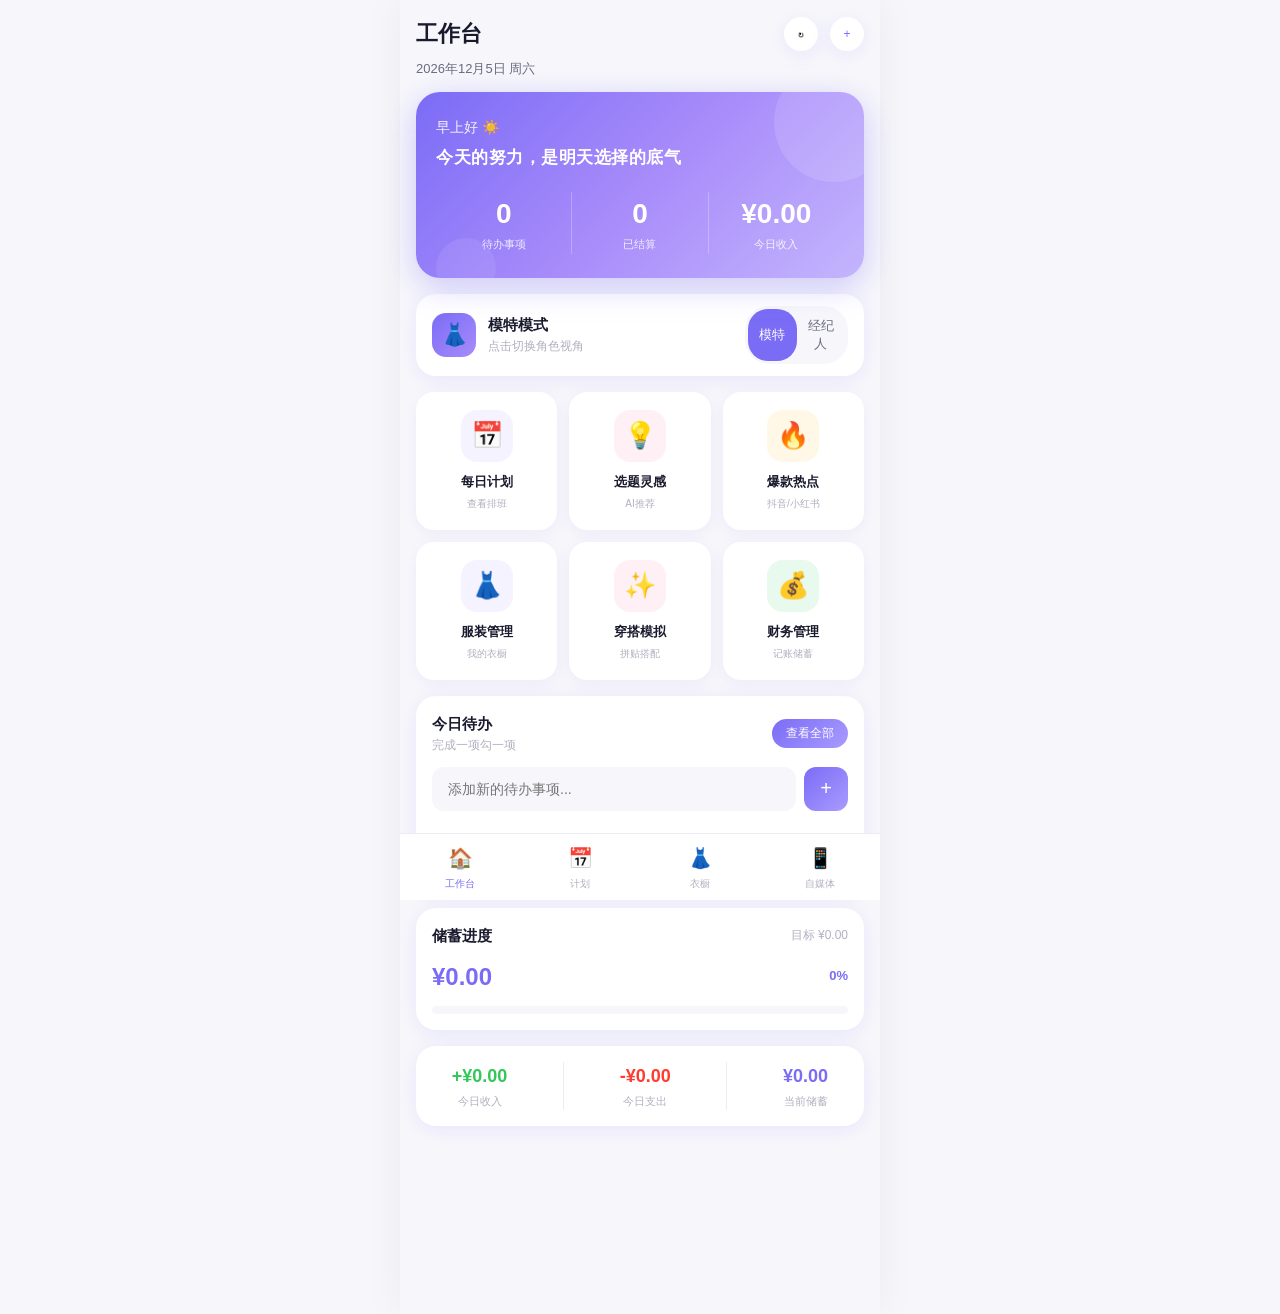
<file: oo-workbench/index.html>
<!DOCTYPE html>
<html lang="zh-CN">
<head>
  <meta charset="UTF-8">
  <meta name="viewport" content="width=device-width, initial-scale=1.0, maximum-scale=1.0, user-scalable=no">
  <meta name="apple-mobile-web-app-capable" content="yes">
  <meta name="apple-mobile-web-app-status-bar-style" content="black-translucent">
  <meta name="theme-color" content="#7B6CF6">
  <title>OO的工作台</title>
  <style>
/* OO的工作台 — 全局样式 */
:root {
  --primary: #7B6CF6;
  --primary-light: #A99BFF;
  --primary-dark: #5B4FD6;
  --accent: #FF7BA9;
  --accent-light: #FFB3CD;
  --bg: #F7F7FB;
  --card-bg: #FFFFFF;
  --text-main: #1A1A2E;
  --text-sub: #6B6B80;
  --text-hint: #B0B0C0;
  --border: #ECECF5;
  --success: #34C759;
  --warning: #FF9F0A;
  --danger: #FF3B30;
  --income: #34C759;
  --expense: #FF3B30;
  --shadow: 0 4px 20px rgba(123,108,246,0.12);
  --shadow-lg: 0 8px 32px rgba(123,108,246,0.2);
  --radius: 12px;
  --radius-lg: 20px;
}

* { margin: 0; padding: 0; box-sizing: border-box; }

body {
  font-family: -apple-system, BlinkMacSystemFont, "Segoe UI", "PingFang SC", "Helvetica Neue", sans-serif;
  background: var(--bg);
  color: var(--text-main);
  font-size: 14px;
  line-height: 1.6;
  -webkit-font-smoothing: antialiased;
}

/* ===== 布局 ===== */
#app { max-width: 480px; margin: 0 auto; min-height: 100vh; background: var(--bg); position: relative; padding-bottom: 80px; }

.container { padding: 16px; }
.flex-row { display: flex; align-items: center; }
.flex-col { display: flex; flex-direction: column; }
.flex-between { display: flex; justify-content: space-between; align-items: center; }
.flex-center { display: flex; justify-content: center; align-items: center; }
.flex-1 { flex:  1; }
.flex-wrap { flex-wrap: wrap; }
.hidden { display: none !important; }

/* ===== 卡片 ===== */
.card { background: var(--card-bg); border-radius: var(--radius-lg); padding: 16px; margin-bottom: 12px; box-shadow: var(--shadow); }
.card-title { font-size: 15px; font-weight: 600; margin-bottom: 10px; }

/* ===== 按钮 ===== */
.btn { display: inline-block; padding: 10px 20px; border: none; border-radius: 24px; font-size: 14px; font-weight: 500; cursor: pointer; text-align: center; transition: all 0.2s; text-decoration: none; }
.btn-primary { background: linear-gradient(135deg, var(--primary), var(--primary-light)); color: #fff; }
.btn-primary:hover { opacity: 0.9; transform: translateY(-1px); }
.btn-secondary { background: var(--bg); color: var(--primary); border: 2px solid var(--primary); }
.btn-danger { background: var(--danger); color: #fff; }
.btn-sm { padding: 6px 14px; font-size: 12px; }
.btn-block { display: block; width: 100%; padding: 12px; }

/* ===== 标签 ===== */
.tag { display: inline-block; padding: 3px 10px; border-radius: 12px; font-size: 11px; margin: 2px 4px 2px 0; }
.tag-primary { background: rgba(123,108,246,0.1); color: var(--primary); }
.tag-accent { background: rgba(255,123,169,0.1); color: var(--accent); }
.tag-success { background: rgba(52,199,89,0.1); color: var(--success); }
.tag-warning { background: rgba(255,159,10,0.1); color: var(--warning); }
.tag-default { background: var(--bg); color: var(--text-sub); }

/* ===== 文本 ===== */
.text-main { color: var(--text-main); }
.text-sub { color: var(--text-sub); }
.text-hint { color: var(--text-hint); }
.text-primary { color: var(--primary); }
.text-accent { color: var(--accent); }
.text-success { color: var(--success); }
.text-danger { color: var(--danger); }
.text-income { color: var(--income); }
.text-expense { color: var(--expense); }
.font-sm { font-size: 12px; }
.font-md { font-size: 14px; }
.font-lg { font-size: 16px; }
.font-xl { font-size: 20px; }
.font-xxl { font-size: 28px; }
.font-bold { font-weight: 600; }
.text-center { text-align: center; }

/* ===== 输入 ===== */
.input, .textarea, select.input {
  background: var(--bg); border-radius: var(--radius); padding: 10px 14px; font-size: 14px; width: 100%; border: 2px solid transparent; transition: border 0.2s; font-family: inherit;
}
.input:focus, .textarea:focus { border-color: var(--primary); outline: none; }
.textarea { min-height: 80px; resize: vertical; }
.label { font-size: 13px; color: var(--text-sub); margin-bottom: 4px; display: block; }
.field-group { margin-bottom: 12px; }

/* ===== 分隔线 ===== */
.divider { height: 1px; background: var(--border); margin: 12px 0; }

/* ===== 渐变头部 ===== */
.gradient-header { background: linear-gradient(135deg, var(--primary), var(--primary-light)); color: #fff; padding: 20px 16px 32px; border-radius: 0 0 20px 20px; }

/* ===== 底部导航 ===== */
.tabbar { position: fixed; bottom: 0; left: 50%; transform: translateX(-50%); width: 100%; max-width: 480px; background: #fff; display: flex; border-top: 1px solid var(--border); z-index: 100; padding-bottom: env(safe-area-inset-bottom); }
.tabbar-item { flex: 1; display: flex; flex-direction: column; align-items: center; padding: 8px 0; cursor: pointer; transition: color 0.2s; color: var(--text-hint); }
.tabbar-item.active { color: var(--primary); }
.tabbar-icon { font-size: 20px; margin-bottom: 2px; }
.tabbar-label { font-size: 10px; }

/* ===== 浮动按钮 ===== */
.fab { position: fixed; right: 20px; bottom: 90px; width: 50px; height: 50px; border-radius: 50%; background: linear-gradient(135deg, var(--primary), var(--primary-light)); color: #fff; border: none; font-size: 24px; cursor: pointer; box-shadow: 0 4px 12px rgba(123,108,246,0.4); z-index: 50; display: flex; align-items: center; justify-content: center; }

/* ===== 模态层 ===== */
.mask { position: fixed; top: 0; left: 0; right: 0; bottom: 0; background: rgba(0,0,0,0.5); z-index: 200; display: flex; align-items: flex-end; justify-content: center; }
.modal { background: #fff; border-radius: 20px 20px 0 0; width: 100%; max-width: 480px; max-height: 85vh; overflow-y: auto; padding: 20px 16px 32px; }
.modal-header { display: flex; justify-content: space-between; align-items: center; margin-bottom: 16px; }
.modal-title { font-size: 18px; font-weight: 600; }
.modal-close { font-size: 24px; color: var(--text-hint); cursor: pointer; background: none; border: none; }

/* ===== 佣金高亮卡片 ===== */
.commission-card { background: linear-gradient(135deg, #FF7BA9, #FFB3CD); border-radius: var(--radius-lg); padding: 16px; color: #fff; text-align: center; margin: 10px 0; }
.commission-amount { font-size: 28px; font-weight: 700; margin: 6px 0; }

/* ===== 进度条 ===== */
.progress-bar { height: 8px; background: var(--bg); border-radius: 4px; overflow: hidden; }
.progress-bar-fill { height: 100%; background: linear-gradient(90deg, var(--primary), var(--primary-light)); border-radius: 4px; transition: width 0.3s; }

/* ===== 空状态 ===== */
.empty-state { text-align: center; padding: 40px 20px; color: var(--text-hint); }
.empty-icon { font-size: 48px; margin-bottom: 8px; }
.empty-text { font-size: 14px; }

/* ===== 日历 ===== */
.calendar { width: 100%; }
.cal-header { display: flex; justify-content: space-between; align-items: center; margin-bottom: 12px; }
.cal-nav { width: 32px; height: 32px; display: flex; align-items: center; justify-content: center; border: none; background: var(--bg); border-radius: 50%; cursor: pointer; font-size: 18px; color: var(--primary); }
.cal-title { font-size: 16px; font-weight: 600; }
.cal-weekdays { display: grid; grid-template-columns: repeat(7, 1fr); margin-bottom: 4px; }
.cal-weekday { text-align: center; font-size: 11px; color: var(--text-hint); padding: 4px 0; }
.cal-grid { display: grid; grid-template-columns: repeat(7, 1fr); }
.cal-cell { aspect-ratio: 1; display: flex; flex-direction: column; align-items: center; justify-content: center; cursor: pointer; border-radius: 8px; position: relative; font-size: 13px; }
.cal-cell:hover { background: var(--bg); }
.cal-cell.muted { color: var(--text-hint); }
.cal-cell.today { background: rgba(123,108,246,0.1); color: var(--primary); font-weight: 600; }
.cal-cell.selected { background: var(--primary); color: #fff; }
.cal-dot { position: absolute; bottom: 4px; width: 4px; height: 4px; border-radius: 50%; background: var(--accent); }
.cal-cell.selected .cal-dot { background: #fff; }

/* ===== 功能网格 ===== */
.func-grid { display: grid; grid-template-columns: repeat(4, 1fr); gap: 12px; }
.func-item { display: flex; flex-direction: column; align-items: center; cursor: pointer; }
.func-icon { width: 44px; height: 44px; border-radius: 12px; display: flex; align-items: center; justify-content: center; font-size: 20px; margin-bottom: 4px; }
.func-text { font-size: 11px; color: var(--text-sub); }

/* ===== 列表项 ===== */
.list-item { display: flex; align-items: center; padding: 12px 0; border-bottom: 1px solid var(--border); }
.list-item:last-child { border-bottom: none; }

/* ===== 待办 ===== */
.todo-item { display: flex; align-items: center; padding: 10px 0; }
.todo-check { width: 22px; height: 22px; border-radius: 50%; border: 2px solid var(--border); margin-right: 10px; cursor: pointer; display: flex; align-items: center; justify-content: center; font-size: 12px; color: #fff; transition: all 0.2s; flex-shrink: 0; }
.todo-check.done { background: var(--success); border-color: var(--success); }
.todo-text { flex: 1; font-size: 14px; }
.todo-text.done { text-decoration: line-through; color: var(--text-hint); }
.todo-delete { background: none; border: none; color: var(--danger); cursor: pointer; font-size: 16px; padding: 4px 8px; }

/* ===== 服装网格 ===== */
.clothing-grid { display: grid; grid-template-columns: 1fr 1fr; gap: 12px; }
.clothing-card { background: #fff; border-radius: var(--radius); overflow: hidden; box-shadow: var(--shadow); cursor: pointer; }
.clothing-img { width: 100%; aspect-ratio: 1; object-fit: cover; background: var(--bg); }
.clothing-tags { padding: 8px; }

/* ===== 穿搭画板 ===== */
.outfit-canvas { position: relative; width: 100%; height: 400px; background: var(--bg); border-radius: var(--radius-lg); border: 2px dashed var(--border); overflow: hidden; }
.outfit-item { position: absolute; cursor: move; user-select: none; }
.outfit-item img { width: 100px; height: 100px; object-fit: contain; pointer-events: none; }
.outfit-item.selected { outline: 2px dashed var(--primary); outline-offset: 4px; }
.outfit-delete { position: absolute; top: -10px; right: -10px; width: 22px; height: 22px; background: var(--danger); color: #fff; border-radius: 50%; border: none; cursor: pointer; font-size: 12px; display: flex; align-items: center; justify-content: center; }
.outfit-bar { display: flex; gap: 8px; overflow-x: auto; padding: 8px 0; }
.outfit-bar-item { width: 70px; height: 70px; border-radius: var(--radius); overflow: hidden; border: 2px solid var(--border); cursor: pointer; flex-shrink: 0; }
.outfit-bar-item img { width: 100%; height: 100%; object-fit: cover; }

/* ===== 筛选标签 ===== */
.filter-bar { display: flex; gap: 6px; overflow-x: auto; padding-bottom: 8px; }
.filter-tag { padding: 4px 12px; border-radius: 16px; font-size: 12px; white-space: nowrap; cursor: pointer; border: 2px solid var(--border); color: var(--text-sub); flex-shrink: 0; }
.filter-tag.active { background: var(--primary); color: #fff; border-color: var(--primary); }

/* ===== 角色切换 ===== */
.role-switch { display: flex; background: var(--bg); border-radius: 24px; padding: 3px; }
.role-btn { flex: 1; padding: 8px; border: none; background: none; border-radius: 20px; font-size: 13px; cursor: pointer; color: var(--text-sub); transition: all 0.2s; }
.role-btn.active { background: var(--primary); color: #fff; }

/* ===== 统计卡片 ===== */
.stats-row { display: flex; gap: 8px; }
.stats-item { flex: 1; text-align: center; }
.stats-num { font-size: 20px; font-weight: 700; }
.stats-label { font-size: 11px; color: var(--text-hint); margin-top: 2px; }

/* ===== Toast ===== */
.toast { position: fixed; top: 50%; left: 50%; transform: translate(-50%,-50%); background: rgba(0,0,0,0.8); color: #fff; padding: 12px 24px; border-radius: 8px; font-size: 14px; z-index: 300; pointer-events: none; opacity: 0; transition: opacity 0.3s; }
.toast.show { opacity: 1; }

/* ===== 加载 ===== */
.loading { text-align: center; padding: 20px; color: var(--text-hint); }
.spinner { width: 32px; height: 32px; border: 3px solid var(--border); border-top-color: var(--primary); border-radius: 50%; animation: spin 0.8s linear infinite; margin: 0 auto 8px; }
@keyframes spin { to { transform: rotate(360deg); } }

/* ===== 上传区 ===== */
.upload-zone { border: 2px dashed var(--border); border-radius: var(--radius-lg); padding: 30px; text-align: center; cursor: pointer; }
.upload-zone:hover { border-color: var(--primary); }
.upload-preview { width: 100%; max-height: 300px; object-fit: contain; border-radius: var(--radius); margin-bottom: 12px; }

/* ===== 响应式 ===== */
@media (min-width: 481px) { #app { box-shadow: 0 0 40px rgba(0,0,0,0.05); min-height: 100vh; } }

</style>
  <link rel="icon" href="data:image/svg+xml,<svg xmlns=%22http://www.w3.org/2000/svg%22 viewBox=%220 0 100 100%22><rect fill=%22%237B6CF6%22 width=%22100%22 height=%22100%22 rx=%2220%22/><text x=%2250%22 y=%2265%22 text-anchor=%22middle%22 font-size=%2240%22 fill=%22white%22 font-weight=%22bold%22>OO</text></svg>">
</head>
<body>
  <div id="app">
    <div id="view"></div>
    <div class="tabbar" id="tabbar">
      <div class="tabbar-item active" data-route="workbench">
        <div class="tabbar-icon">🏠</div>
        <div class="tabbar-label">工作台</div>
      </div>
      <div class="tabbar-item" data-route="plan">
        <div class="tabbar-icon">📅</div>
        <div class="tabbar-label">计划</div>
      </div>
      <div class="tabbar-item" data-route="wardrobe">
        <div class="tabbar-icon">👗</div>
        <div class="tabbar-label">衣橱</div>
      </div>
      <div class="tabbar-item" data-route="media">
        <div class="tabbar-icon">📱</div>
        <div class="tabbar-label">自媒体</div>
      </div>
    </div>
  </div>

  <script src="js/utils.js"></script>
  <script src="js/api.js"></script>
  <script src="js/app.js"></script>
  <script src="js/page-workbench.js"></script>
  <script src="js/page-plan.js"></script>
  <script src="js/page-finance.js"></script>
  <script src="js/page-wardrobe.js"></script>
  <script src="js/page-media.js"></script>
  <script src="js/page-content.js"></script>
  <script src="js/page-settings.js"></script>
  <script>
    document.addEventListener('DOMContentLoaded', () => {
      App.init();
    });
  </script>
</body>
</html>
</file>
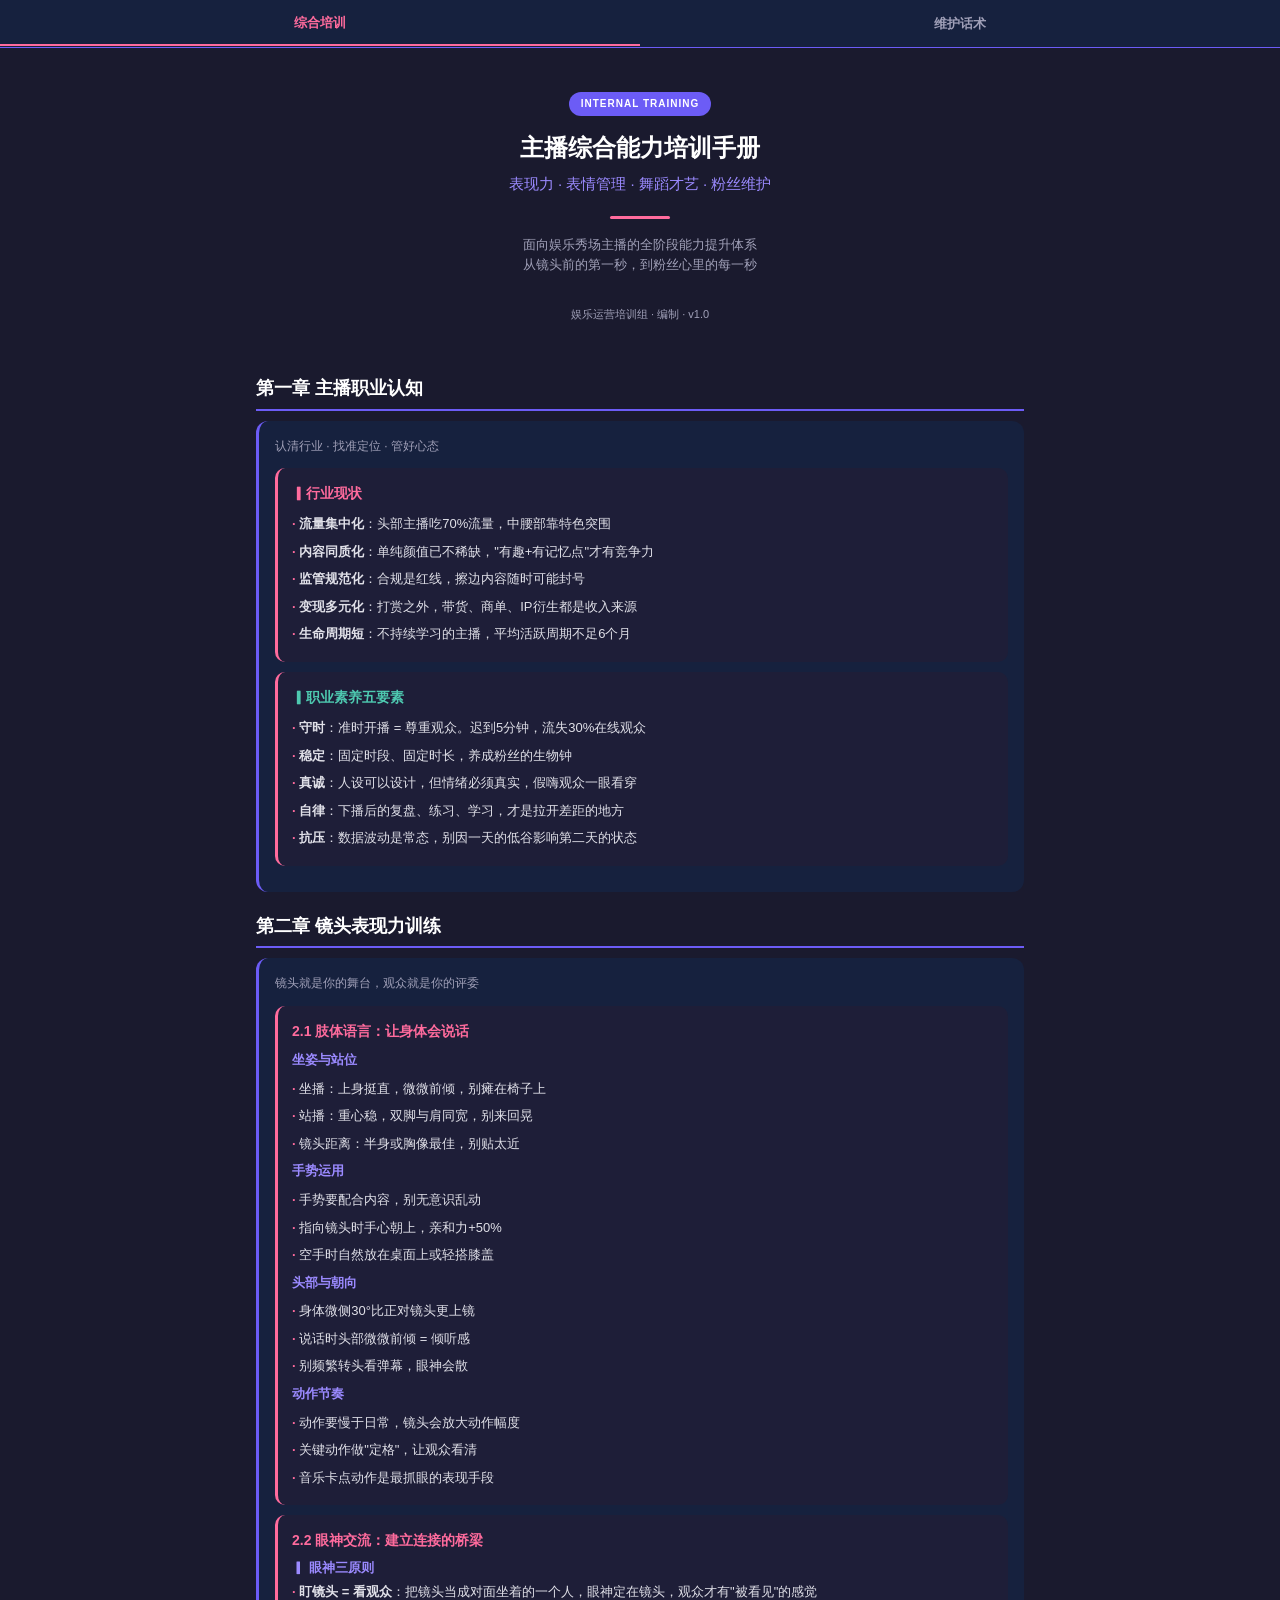
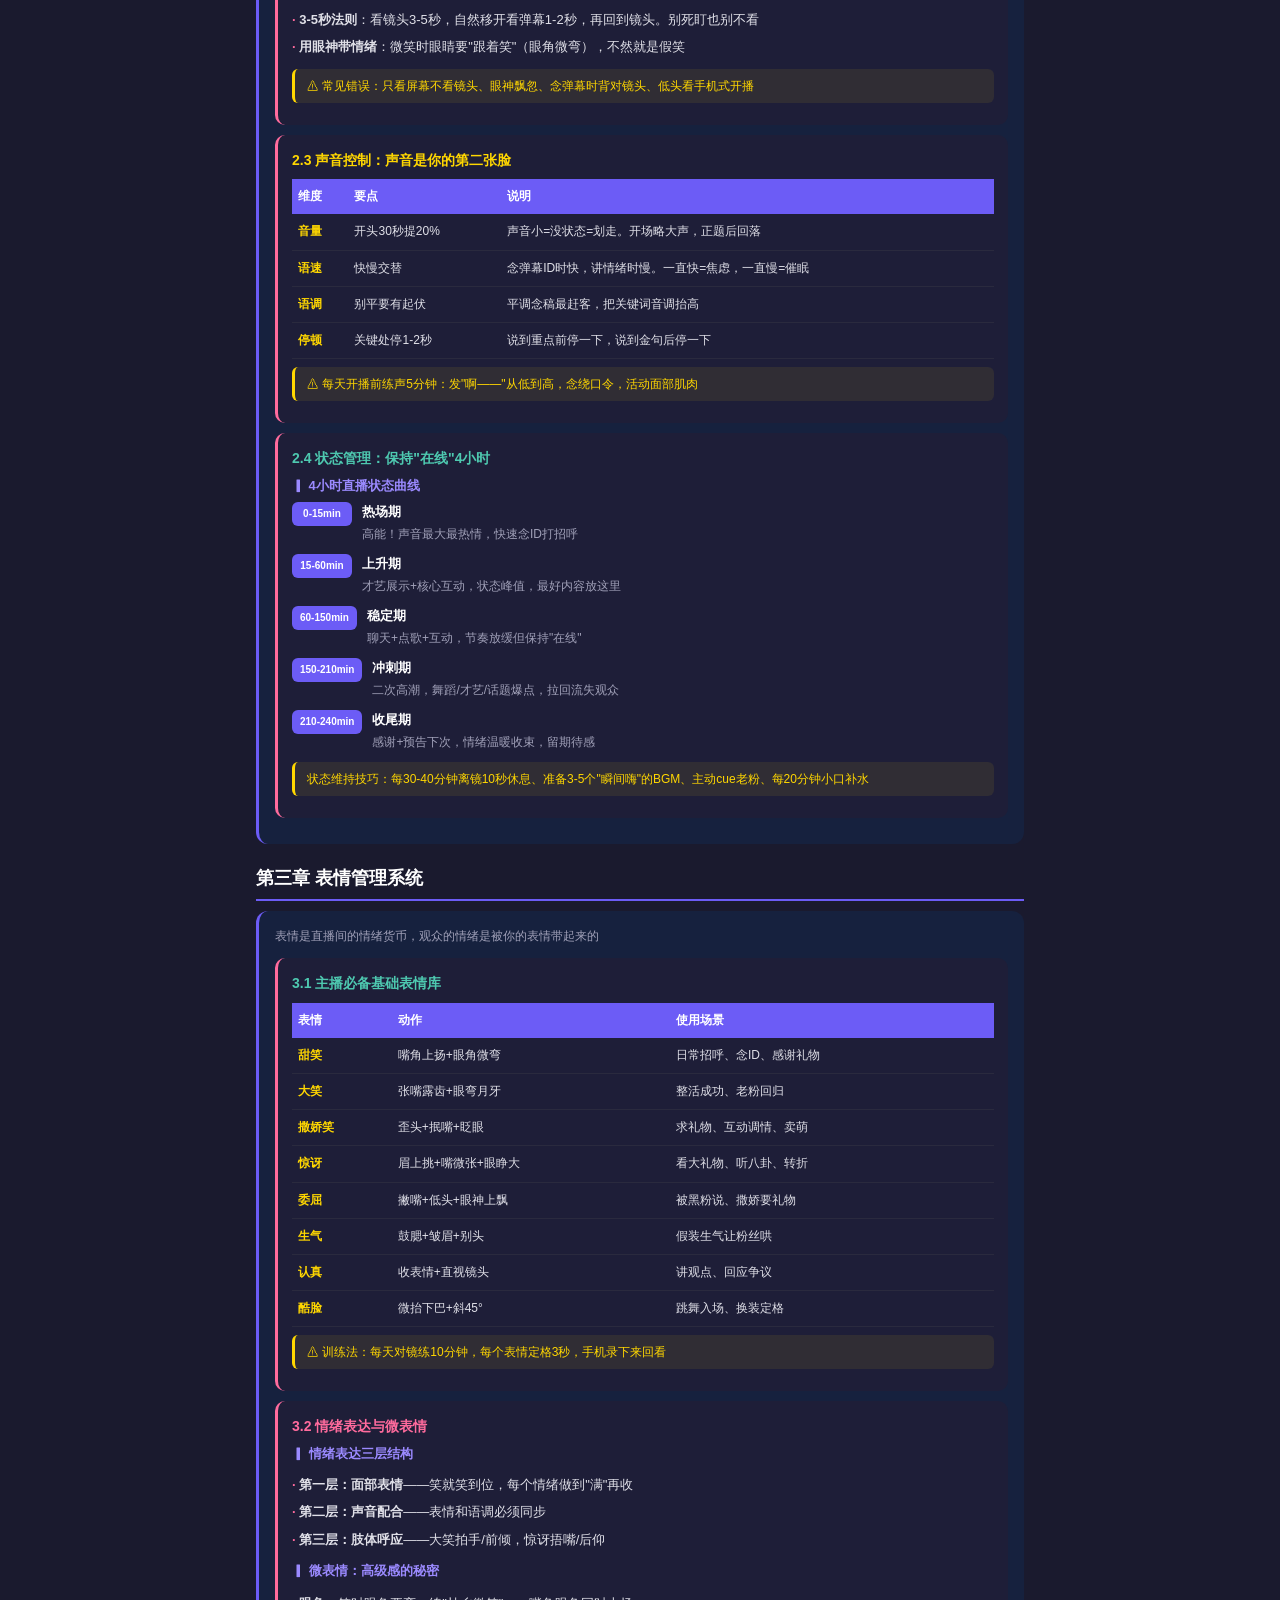
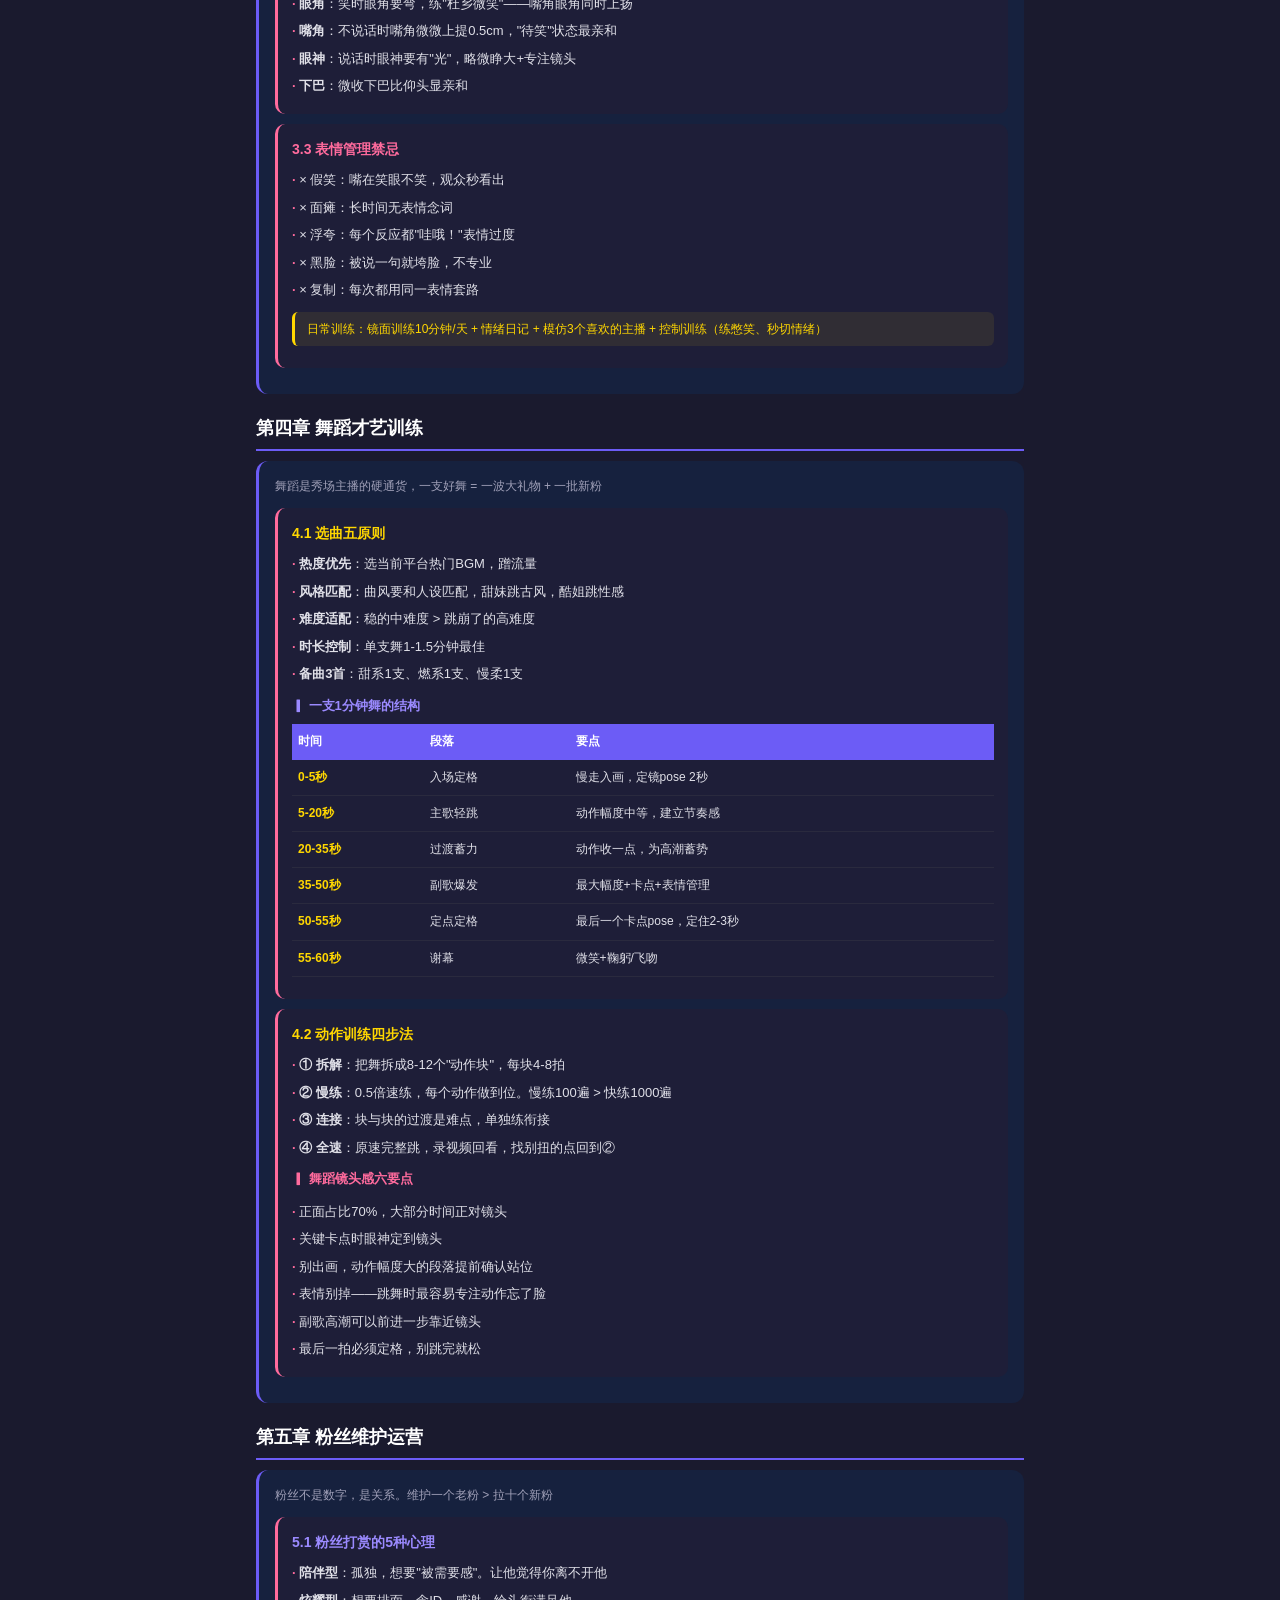
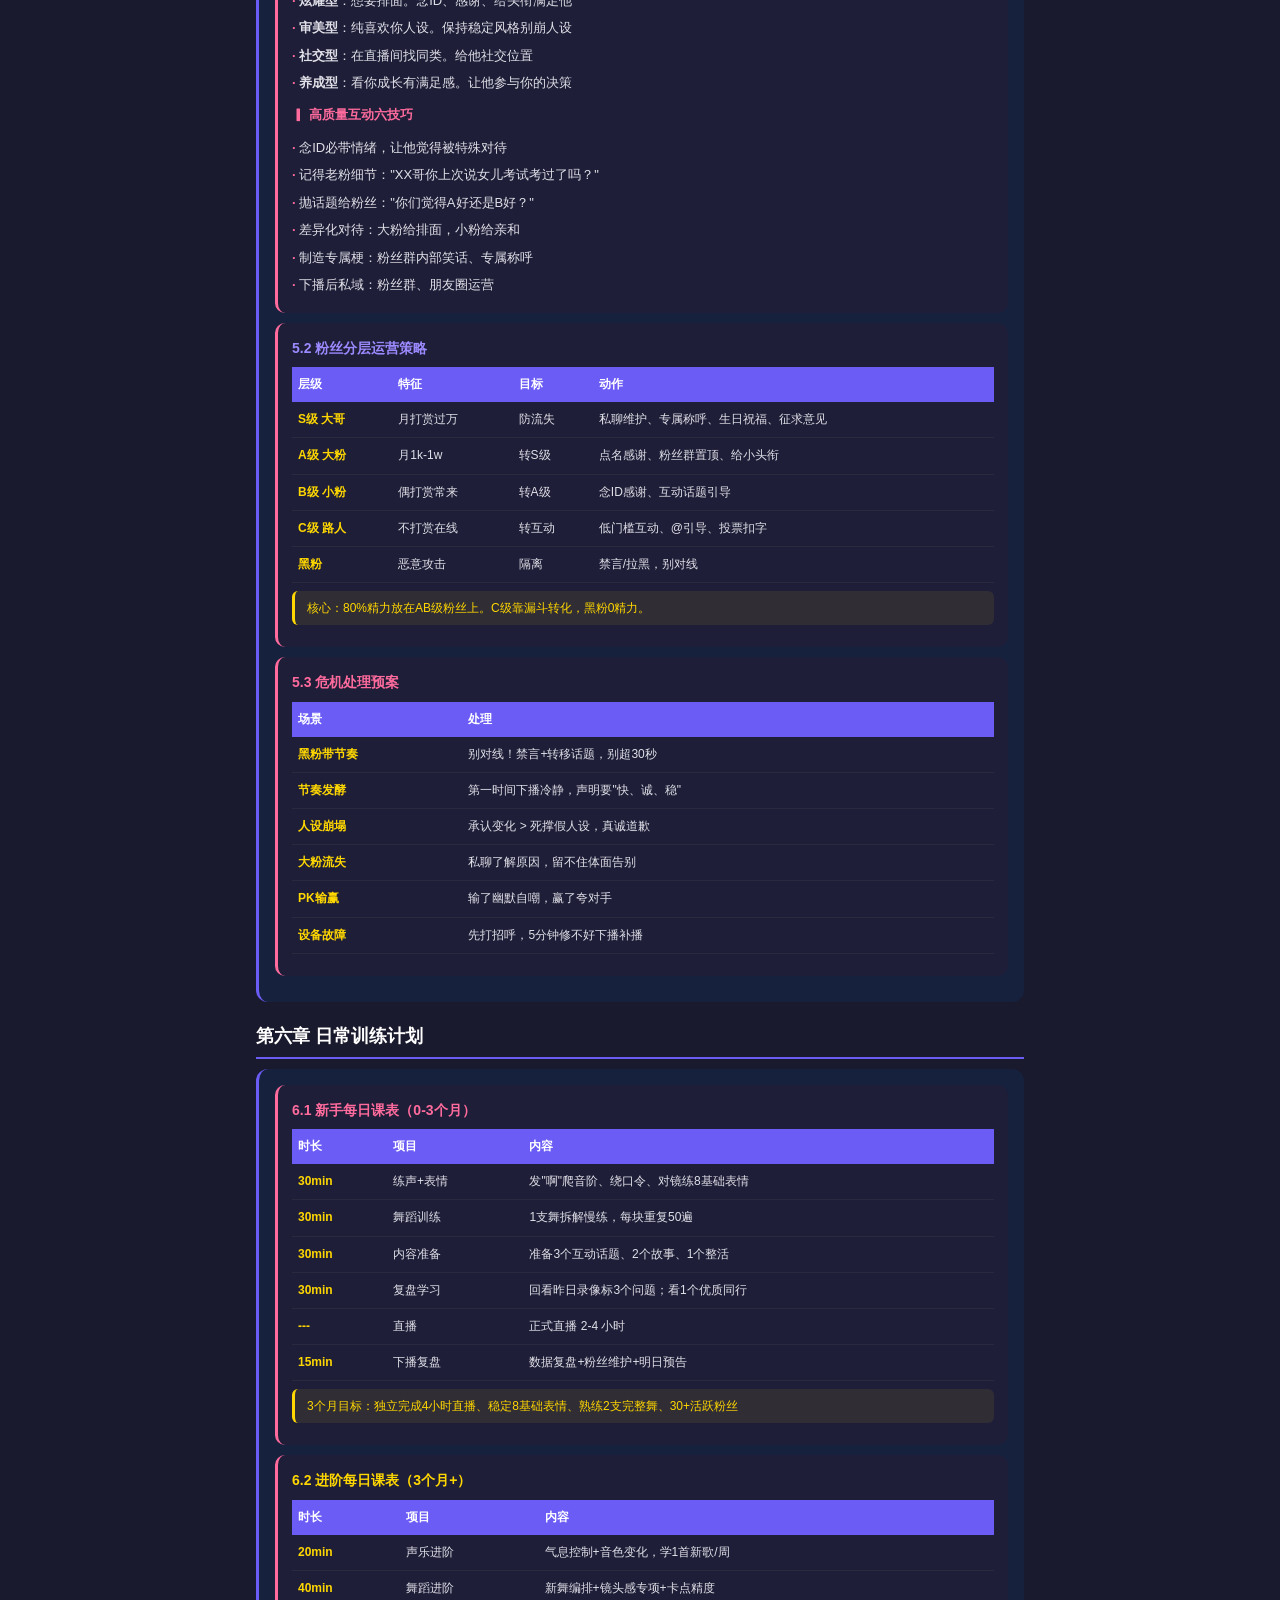
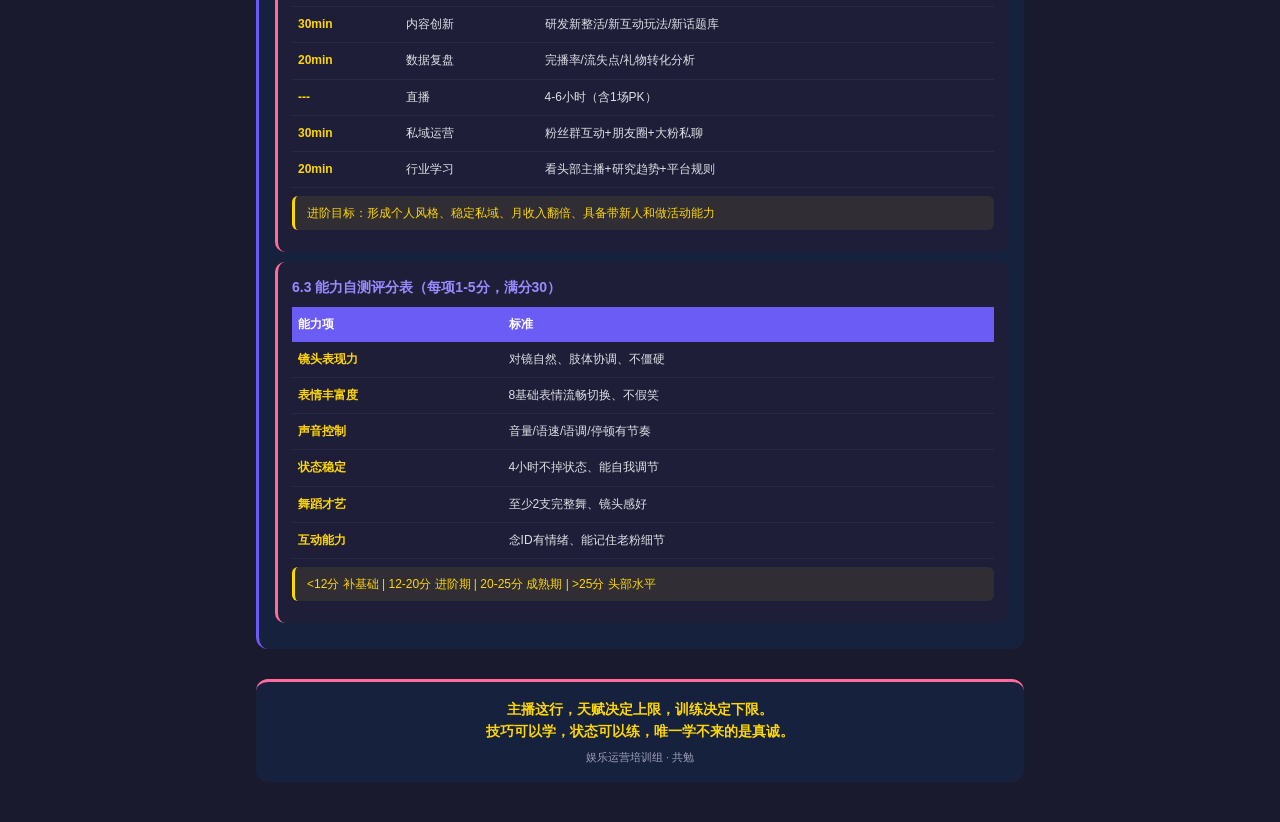
<file: training/index.html>
<!DOCTYPE html>
<html lang="zh-CN">
<head>
<meta charset="UTF-8">
<meta name="viewport" content="width=device-width, initial-scale=1.0, maximum-scale=1.0, user-scalable=no">
<title>主播培训资料 · 娱乐运营</title>
<style>
:root {
  --bg: #1A1A2E;
  --bg2: #16213E;
  --primary: #6C5CF6;
  --primary-light: #9B8AFF;
  --accent: #FF6B9D;
  --accent2: #4EC9B0;
  --gold: #FFD700;
  --white: #FFFFFF;
  --light: #E0E0E8;
  --gray: #A0A0B8;
  --dark: #2A2A3E;
  --card: #1E1E38;
}
* { margin: 0; padding: 0; box-sizing: border-box; }
body {
  background: var(--bg);
  color: var(--white);
  font-family: -apple-system, BlinkMacSystemFont, "PingFang SC", "Microsoft YaHei", sans-serif;
  line-height: 1.6;
  font-size: 15px;
}
/* 导航 */
.tab-bar {
  position: fixed; top: 0; left: 0; right: 0; z-index: 100;
  display: flex; background: var(--bg2);
  border-bottom: 1px solid var(--primary);
  padding: 0; height: 48px; align-items: center;
}
.tab-btn {
  flex: 1; text-align: center; padding: 12px 4px;
  font-size: 13px; color: var(--gray); font-weight: 600;
  border: none; background: none; cursor: pointer;
}
.tab-btn.active { color: var(--accent); border-bottom: 2px solid var(--accent); }
/* 内容区 */
.content { padding: 60px 16px 40px; display: none; max-width: 800px; margin: 0 auto; }
.content.active { display: block; }
/* 封面 */
.cover { text-align: center; padding: 30px 0; }
.cover-tag {
  display: inline-block; background: var(--primary); color: var(--white);
  font-size: 10px; padding: 4px 12px; border-radius: 12px;
  font-weight: 700; letter-spacing: 1px; margin-bottom: 16px;
}
.cover h1 { font-size: 24px; font-weight: 800; margin-bottom: 10px; line-height: 1.3; }
.cover .subtitle { font-size: 15px; color: var(--primary-light); margin-bottom: 20px; line-height: 1.5; }
.cover .divider { width: 60px; height: 3px; background: var(--accent); margin: 16px auto; border-radius: 2px; }
.cover .desc { font-size: 13px; color: var(--gray); line-height: 1.6; }
.cover .meta { font-size: 11px; color: var(--gray); margin-top: 30px; }
/* 章节 */
.chapter {
  background: var(--bg2); border-radius: 12px; padding: 16px;
  margin-bottom: 14px; border-left: 3px solid var(--primary);
}
.chapter-title { font-size: 16px; font-weight: 700; margin-bottom: 8px; }
.chapter-title .ch-num {
  display: inline-block; background: var(--primary); color: var(--white);
  font-size: 11px; width: 22px; height: 22px; line-height: 22px;
  text-align: center; border-radius: 6px; margin-right: 8px;
}
.ch-desc { font-size: 12px; color: var(--gray); margin-bottom: 12px; }
/* 卡片 */
.card {
  background: var(--card); border-radius: 10px; padding: 14px;
  margin-bottom: 10px; border-left: 3px solid var(--accent);
}
.card-title { font-size: 14px; font-weight: 700; margin-bottom: 6px; }
.card-title.accent { color: var(--accent); }
.card-title.gold { color: var(--gold); }
.card-title.primary { color: var(--primary-light); }
.card-title.green { color: var(--accent2); }
.card ul { list-style: none; padding: 0; }
.card li { font-size: 13px; color: var(--light); padding: 4px 0; line-height: 1.5; }
.card li::before { content: "· "; color: var(--accent); font-weight: bold; }
/* 话术框 */
.script-box {
  background: rgba(108,92,246,0.1); border-radius: 8px;
  padding: 10px 12px; margin: 6px 0;
}
.script-label { font-size: 11px; color: var(--accent2); font-weight: 700; margin-bottom: 2px; }
.script-text { font-size: 13px; color: var(--light); line-height: 1.5; }
/* 表格 */
.tbl { width: 100%; border-collapse: collapse; margin: 8px 0; font-size: 12px; }
.tbl th { background: var(--primary); color: var(--white); padding: 8px 6px; text-align: left; font-weight: 600; }
.tbl td { background: var(--card); padding: 8px 6px; color: var(--light); border-bottom: 1px solid var(--dark); vertical-align: top; }
.tbl tr td:first-child { color: var(--gold); font-weight: 600; }
/* 提示 */
.tip {
  background: rgba(255,215,0,0.08); border-left: 3px solid var(--gold);
  padding: 8px 12px; border-radius: 6px; margin: 8px 0;
  font-size: 12px; color: var(--gold); line-height: 1.5;
}
/* 时间轴 */
.timeline-item {
  display: flex; gap: 10px; margin-bottom: 10px; align-items: flex-start;
}
.timeline-time {
  background: var(--primary); color: var(--white); font-size: 10px;
  padding: 4px 8px; border-radius: 6px; font-weight: 700;
  white-space: nowrap; min-width: 60px; text-align: center;
}
.timeline-body { flex: 1; }
.timeline-body .t-name { font-size: 13px; font-weight: 700; color: var(--white); }
.timeline-body .t-desc { font-size: 12px; color: var(--gray); margin-top: 2px; }
/* 标签色条 */
.color-bar { width: 4px; height: 100%; border-radius: 2px; display: inline-block; vertical-align: middle; margin-right: 8px; }
/* 标签 */
.tag { display: inline-block; font-size: 10px; padding: 2px 8px; border-radius: 8px; font-weight: 700; margin-right: 4px; }
.tag.red { background: rgba(255,107,157,0.2); color: var(--accent); }
.tag.green { background: rgba(78,201,176,0.2); color: var(--accent2); }
.tag.gold { background: rgba(255,215,0,0.15); color: var(--gold); }
.tag.purple { background: rgba(108,92,246,0.2); color: var(--primary-light); }
/* 大标题 */
.section-title {
  font-size: 18px; font-weight: 800; margin: 20px 0 10px;
  padding-bottom: 6px; border-bottom: 2px solid var(--primary);
}
/* 数字徽章 */
.badge {
  display: inline-block; background: var(--accent); color: var(--white);
  width: 20px; height: 20px; line-height: 20px; text-align: center;
  border-radius: 50%; font-size: 11px; font-weight: 700; margin-right: 6px;
}
/* 底部 */
.footer-note {
  text-align: center; margin-top: 30px; padding: 16px;
  background: var(--bg2); border-radius: 12px;
  border-top: 3px solid var(--accent);
}
.footer-note .quote { font-size: 14px; color: var(--gold); font-weight: 700; margin-bottom: 6px; }
.footer-note .sub { font-size: 11px; color: var(--gray); }
</style>
</head>
<body>

<!-- 导航 -->
<div class="tab-bar">
  <button class="tab-btn active" onclick="switchTab('all')">综合培训</button>
  <button class="tab-btn" onclick="switchTab('maint')">维护话术</button>
</div>

<!-- ============ TAB 1: 综合培训 ============ -->
<div class="content active" id="tab-all">

<!-- 封面 -->
<div class="cover">
  <span class="cover-tag">INTERNAL TRAINING</span>
  <h1>主播综合能力培训手册</h1>
  <div class="subtitle">表现力 · 表情管理 · 舞蹈才艺 · 粉丝维护</div>
  <div class="divider"></div>
  <div class="desc">面向娱乐秀场主播的全阶段能力提升体系<br>从镜头前的第一秒，到粉丝心里的每一秒</div>
  <div class="meta">娱乐运营培训组 · 编制 · v1.0</div>
</div>

<!-- 第一章 -->
<div class="section-title">第一章 主播职业认知</div>
<div class="chapter">
  <div class="ch-desc">认清行业 · 找准定位 · 管好心态</div>
  <div class="card">
    <div class="card-title accent">▎行业现状</div>
    <ul>
      <li><b>流量集中化</b>：头部主播吃70%流量，中腰部靠特色突围</li>
      <li><b>内容同质化</b>：单纯颜值已不稀缺，"有趣+有记忆点"才有竞争力</li>
      <li><b>监管规范化</b>：合规是红线，擦边内容随时可能封号</li>
      <li><b>变现多元化</b>：打赏之外，带货、商单、IP衍生都是收入来源</li>
      <li><b>生命周期短</b>：不持续学习的主播，平均活跃周期不足6个月</li>
    </ul>
  </div>
  <div class="card">
    <div class="card-title green">▎职业素养五要素</div>
    <ul>
      <li><b>守时</b>：准时开播 = 尊重观众。迟到5分钟，流失30%在线观众</li>
      <li><b>稳定</b>：固定时段、固定时长，养成粉丝的生物钟</li>
      <li><b>真诚</b>：人设可以设计，但情绪必须真实，假嗨观众一眼看穿</li>
      <li><b>自律</b>：下播后的复盘、练习、学习，才是拉开差距的地方</li>
      <li><b>抗压</b>：数据波动是常态，别因一天的低谷影响第二天的状态</li>
    </ul>
  </div>
</div>

<!-- 第二章 -->
<div class="section-title">第二章 镜头表现力训练</div>

<div class="chapter">
  <div class="ch-desc">镜头就是你的舞台，观众就是你的评委</div>

  <div class="card">
    <div class="card-title accent">2.1 肢体语言：让身体会说话</div>
    <div style="margin-top:8px;">
      <div style="font-size:13px;font-weight:700;color:var(--primary-light);margin-bottom:4px;">坐姿与站位</div>
      <ul>
        <li>坐播：上身挺直，微微前倾，别瘫在椅子上</li>
        <li>站播：重心稳，双脚与肩同宽，别来回晃</li>
        <li>镜头距离：半身或胸像最佳，别贴太近</li>
      </ul>
      <div style="font-size:13px;font-weight:700;color:var(--primary-light);margin:4px 0;">手势运用</div>
      <ul>
        <li>手势要配合内容，别无意识乱动</li>
        <li>指向镜头时手心朝上，亲和力+50%</li>
        <li>空手时自然放在桌面上或轻搭膝盖</li>
      </ul>
      <div style="font-size:13px;font-weight:700;color:var(--primary-light);margin:4px 0;">头部与朝向</div>
      <ul>
        <li>身体微侧30°比正对镜头更上镜</li>
        <li>说话时头部微微前倾 = 倾听感</li>
        <li>别频繁转头看弹幕，眼神会散</li>
      </ul>
      <div style="font-size:13px;font-weight:700;color:var(--primary-light);margin:4px 0;">动作节奏</div>
      <ul>
        <li>动作要慢于日常，镜头会放大动作幅度</li>
        <li>关键动作做"定格"，让观众看清</li>
        <li>音乐卡点动作是最抓眼的表现手段</li>
      </ul>
    </div>
  </div>

  <div class="card">
    <div class="card-title accent">2.2 眼神交流：建立连接的桥梁</div>
    <div style="font-size:13px;font-weight:700;color:var(--primary-light);margin-top:6px;">▎ 眼神三原则</div>
    <ul>
      <li><b>盯镜头 = 看观众</b>：把镜头当成对面坐着的一个人，眼神定在镜头，观众才有"被看见"的感觉</li>
      <li><b>3-5秒法则</b>：看镜头3-5秒，自然移开看弹幕1-2秒，再回到镜头。别死盯也别不看</li>
      <li><b>用眼神带情绪</b>：微笑时眼睛要"跟着笑"（眼角微弯），不然就是假笑</li>
    </ul>
    <div class="tip">⚠ 常见错误：只看屏幕不看镜头、眼神飘忽、念弹幕时背对镜头、低头看手机式开播</div>
  </div>

  <div class="card">
    <div class="card-title gold">2.3 声音控制：声音是你的第二张脸</div>
    <table class="tbl">
      <tr><th>维度</th><th>要点</th><th>说明</th></tr>
      <tr><td>音量</td><td>开头30秒提20%</td><td>声音小=没状态=划走。开场略大声，正题后回落</td></tr>
      <tr><td>语速</td><td>快慢交替</td><td>念弹幕ID时快，讲情绪时慢。一直快=焦虑，一直慢=催眠</td></tr>
      <tr><td>语调</td><td>别平要有起伏</td><td>平调念稿最赶客，把关键词音调抬高</td></tr>
      <tr><td>停顿</td><td>关键处停1-2秒</td><td>说到重点前停一下，说到金句后停一下</td></tr>
    </table>
    <div class="tip">⚠ 每天开播前练声5分钟：发"啊——"从低到高，念绕口令，活动面部肌肉</div>
  </div>

  <div class="card">
    <div class="card-title green">2.4 状态管理：保持"在线"4小时</div>
    <div style="font-size:13px;font-weight:700;color:var(--primary-light);margin:6px 0;">▎ 4小时直播状态曲线</div>
    <div class="timeline-item">
      <div class="timeline-time">0-15min</div>
      <div class="timeline-body">
        <div class="t-name">热场期</div>
        <div class="t-desc">高能！声音最大最热情，快速念ID打招呼</div>
      </div>
    </div>
    <div class="timeline-item">
      <div class="timeline-time">15-60min</div>
      <div class="timeline-body">
        <div class="t-name">上升期</div>
        <div class="t-desc">才艺展示+核心互动，状态峰值，最好内容放这里</div>
      </div>
    </div>
    <div class="timeline-item">
      <div class="timeline-time">60-150min</div>
      <div class="timeline-body">
        <div class="t-name">稳定期</div>
        <div class="t-desc">聊天+点歌+互动，节奏放缓但保持"在线"</div>
      </div>
    </div>
    <div class="timeline-item">
      <div class="timeline-time">150-210min</div>
      <div class="timeline-body">
        <div class="t-name">冲刺期</div>
        <div class="t-desc">二次高潮，舞蹈/才艺/话题爆点，拉回流失观众</div>
      </div>
    </div>
    <div class="timeline-item">
      <div class="timeline-time">210-240min</div>
      <div class="timeline-body">
        <div class="t-name">收尾期</div>
        <div class="t-desc">感谢+预告下次，情绪温暖收束，留期待感</div>
      </div>
    </div>
    <div class="tip">状态维持技巧：每30-40分钟离镜10秒休息、准备3-5个"瞬间嗨"的BGM、主动cue老粉、每20分钟小口补水</div>
  </div>
</div>

<!-- 第三章 -->
<div class="section-title">第三章 表情管理系统</div>
<div class="chapter">
  <div class="ch-desc">表情是直播间的情绪货币，观众的情绪是被你的表情带起来的</div>

  <div class="card">
    <div class="card-title green">3.1 主播必备基础表情库</div>
    <table class="tbl">
      <tr><th>表情</th><th>动作</th><th>使用场景</th></tr>
      <tr><td>甜笑</td><td>嘴角上扬+眼角微弯</td><td>日常招呼、念ID、感谢礼物</td></tr>
      <tr><td>大笑</td><td>张嘴露齿+眼弯月牙</td><td>整活成功、老粉回归</td></tr>
      <tr><td>撒娇笑</td><td>歪头+抿嘴+眨眼</td><td>求礼物、互动调情、卖萌</td></tr>
      <tr><td>惊讶</td><td>眉上挑+嘴微张+眼睁大</td><td>看大礼物、听八卦、转折</td></tr>
      <tr><td>委屈</td><td>撇嘴+低头+眼神上飘</td><td>被黑粉说、撒娇要礼物</td></tr>
      <tr><td>生气</td><td>鼓腮+皱眉+别头</td><td>假装生气让粉丝哄</td></tr>
      <tr><td>认真</td><td>收表情+直视镜头</td><td>讲观点、回应争议</td></tr>
      <tr><td>酷脸</td><td>微抬下巴+斜45°</td><td>跳舞入场、换装定格</td></tr>
    </table>
    <div class="tip">⚠ 训练法：每天对镜练10分钟，每个表情定格3秒，手机录下来回看</div>
  </div>

  <div class="card">
    <div class="card-title accent">3.2 情绪表达与微表情</div>
    <div style="font-size:13px;font-weight:700;color:var(--primary-light);margin:6px 0;">▎ 情绪表达三层结构</div>
    <ul>
      <li><b>第一层：面部表情</b>——笑就笑到位，每个情绪做到"满"再收</li>
      <li><b>第二层：声音配合</b>——表情和语调必须同步</li>
      <li><b>第三层：肢体呼应</b>——大笑拍手/前倾，惊讶捂嘴/后仰</li>
    </ul>
    <div style="font-size:13px;font-weight:700;color:var(--primary-light);margin:8px 0;">▎ 微表情：高级感的秘密</div>
    <ul>
      <li><b>眼角</b>：笑时眼角要弯，练"杜乡微笑"——嘴角眼角同时上扬</li>
      <li><b>嘴角</b>：不说话时嘴角微微上提0.5cm，"待笑"状态最亲和</li>
      <li><b>眼神</b>：说话时眼神要有"光"，略微睁大+专注镜头</li>
      <li><b>下巴</b>：微收下巴比仰头显亲和</li>
    </ul>
  </div>

  <div class="card">
    <div class="card-title accent">3.3 表情管理禁忌</div>
    <ul>
      <li>× 假笑：嘴在笑眼不笑，观众秒看出</li>
      <li>× 面瘫：长时间无表情念词</li>
      <li>× 浮夸：每个反应都"哇哦！"表情过度</li>
      <li>× 黑脸：被说一句就垮脸，不专业</li>
      <li>× 复制：每次都用同一表情套路</li>
    </ul>
    <div class="tip">日常训练：镜面训练10分钟/天 + 情绪日记 + 模仿3个喜欢的主播 + 控制训练（练憋笑、秒切情绪）</div>
  </div>
</div>

<!-- 第四章 -->
<div class="section-title">第四章 舞蹈才艺训练</div>
<div class="chapter">
  <div class="ch-desc">舞蹈是秀场主播的硬通货，一支好舞 = 一波大礼物 + 一批新粉</div>

  <div class="card">
    <div class="card-title gold">4.1 选曲五原则</div>
    <ul>
      <li><b>热度优先</b>：选当前平台热门BGM，蹭流量</li>
      <li><b>风格匹配</b>：曲风要和人设匹配，甜妹跳古风，酷姐跳性感</li>
      <li><b>难度适配</b>：稳的中难度 > 跳崩了的高难度</li>
      <li><b>时长控制</b>：单支舞1-1.5分钟最佳</li>
      <li><b>备曲3首</b>：甜系1支、燃系1支、慢柔1支</li>
    </ul>
    <div style="font-size:13px;font-weight:700;color:var(--primary-light);margin:8px 0;">▎ 一支1分钟舞的结构</div>
    <table class="tbl">
      <tr><th>时间</th><th>段落</th><th>要点</th></tr>
      <tr><td>0-5秒</td><td>入场定格</td><td>慢走入画，定镜pose 2秒</td></tr>
      <tr><td>5-20秒</td><td>主歌轻跳</td><td>动作幅度中等，建立节奏感</td></tr>
      <tr><td>20-35秒</td><td>过渡蓄力</td><td>动作收一点，为高潮蓄势</td></tr>
      <tr><td>35-50秒</td><td>副歌爆发</td><td>最大幅度+卡点+表情管理</td></tr>
      <tr><td>50-55秒</td><td>定点定格</td><td>最后一个卡点pose，定住2-3秒</td></tr>
      <tr><td>55-60秒</td><td>谢幕</td><td>微笑+鞠躬/飞吻</td></tr>
    </table>
  </div>

  <div class="card">
    <div class="card-title gold">4.2 动作训练四步法</div>
    <ul>
      <li><b>① 拆解</b>：把舞拆成8-12个"动作块"，每块4-8拍</li>
      <li><b>② 慢练</b>：0.5倍速练，每个动作做到位。慢练100遍 > 快练1000遍</li>
      <li><b>③ 连接</b>：块与块的过渡是难点，单独练衔接</li>
      <li><b>④ 全速</b>：原速完整跳，录视频回看，找别扭的点回到②</li>
    </ul>
    <div style="font-size:13px;font-weight:700;color:var(--accent);margin:8px 0;">▎ 舞蹈镜头感六要点</div>
    <ul>
      <li>正面占比70%，大部分时间正对镜头</li>
      <li>关键卡点时眼神定到镜头</li>
      <li>别出画，动作幅度大的段落提前确认站位</li>
      <li>表情别掉——跳舞时最容易专注动作忘了脸</li>
      <li>副歌高潮可以前进一步靠近镜头</li>
      <li>最后一拍必须定格，别跳完就松</li>
    </ul>
  </div>
</div>

<!-- 第五章 -->
<div class="section-title">第五章 粉丝维护运营</div>
<div class="chapter">
  <div class="ch-desc">粉丝不是数字，是关系。维护一个老粉 > 拉十个新粉</div>

  <div class="card">
    <div class="card-title primary">5.1 粉丝打赏的5种心理</div>
    <ul>
      <li><b>陪伴型</b>：孤独，想要"被需要感"。让他觉得你离不开他</li>
      <li><b>炫耀型</b>：想要排面。念ID、感谢、给头衔满足他</li>
      <li><b>审美型</b>：纯喜欢你人设。保持稳定风格别崩人设</li>
      <li><b>社交型</b>：在直播间找同类。给他社交位置</li>
      <li><b>养成型</b>：看你成长有满足感。让他参与你的决策</li>
    </ul>
    <div style="font-size:13px;font-weight:700;color:var(--accent);margin:8px 0;">▎ 高质量互动六技巧</div>
    <ul>
      <li>念ID必带情绪，让他觉得被特殊对待</li>
      <li>记得老粉细节："XX哥你上次说女儿考试考过了吗？"</li>
      <li>抛话题给粉丝："你们觉得A好还是B好？"</li>
      <li>差异化对待：大粉给排面，小粉给亲和</li>
      <li>制造专属梗：粉丝群内部笑话、专属称呼</li>
      <li>下播后私域：粉丝群、朋友圈运营</li>
    </ul>
  </div>

  <div class="card">
    <div class="card-title primary">5.2 粉丝分层运营策略</div>
    <table class="tbl">
      <tr><th>层级</th><th>特征</th><th>目标</th><th>动作</th></tr>
      <tr><td>S级 大哥</td><td>月打赏过万</td><td>防流失</td><td>私聊维护、专属称呼、生日祝福、征求意见</td></tr>
      <tr><td>A级 大粉</td><td>月1k-1w</td><td>转S级</td><td>点名感谢、粉丝群置顶、给小头衔</td></tr>
      <tr><td>B级 小粉</td><td>偶打赏常来</td><td>转A级</td><td>念ID感谢、互动话题引导</td></tr>
      <tr><td>C级 路人</td><td>不打赏在线</td><td>转互动</td><td>低门槛互动、@引导、投票扣字</td></tr>
      <tr><td>黑粉</td><td>恶意攻击</td><td>隔离</td><td>禁言/拉黑，别对线</td></tr>
    </table>
    <div class="tip">核心：80%精力放在AB级粉丝上。C级靠漏斗转化，黑粉0精力。</div>
  </div>

  <div class="card">
    <div class="card-title accent">5.3 危机处理预案</div>
    <table class="tbl">
      <tr><th>场景</th><th>处理</th></tr>
      <tr><td>黑粉带节奏</td><td>别对线！禁言+转移话题，别超30秒</td></tr>
      <tr><td>节奏发酵</td><td>第一时间下播冷静，声明要"快、诚、稳"</td></tr>
      <tr><td>人设崩塌</td><td>承认变化 > 死撑假人设，真诚道歉</td></tr>
      <tr><td>大粉流失</td><td>私聊了解原因，留不住体面告别</td></tr>
      <tr><td>PK输赢</td><td>输了幽默自嘲，赢了夸对手</td></tr>
      <tr><td>设备故障</td><td>先打招呼，5分钟修不好下播补播</td></tr>
    </table>
  </div>
</div>

<!-- 第六章 -->
<div class="section-title">第六章 日常训练计划</div>
<div class="chapter">
  <div class="card">
    <div class="card-title accent">6.1 新手每日课表（0-3个月）</div>
    <table class="tbl">
      <tr><th>时长</th><th>项目</th><th>内容</th></tr>
      <tr><td>30min</td><td>练声+表情</td><td>发"啊"爬音阶、绕口令、对镜练8基础表情</td></tr>
      <tr><td>30min</td><td>舞蹈训练</td><td>1支舞拆解慢练，每块重复50遍</td></tr>
      <tr><td>30min</td><td>内容准备</td><td>准备3个互动话题、2个故事、1个整活</td></tr>
      <tr><td>30min</td><td>复盘学习</td><td>回看昨日录像标3个问题；看1个优质同行</td></tr>
      <tr><td>---</td><td>直播</td><td>正式直播 2-4 小时</td></tr>
      <tr><td>15min</td><td>下播复盘</td><td>数据复盘+粉丝维护+明日预告</td></tr>
    </table>
    <div class="tip">3个月目标：独立完成4小时直播、稳定8基础表情、熟练2支完整舞、30+活跃粉丝</div>
  </div>

  <div class="card">
    <div class="card-title gold">6.2 进阶每日课表（3个月+）</div>
    <table class="tbl">
      <tr><th>时长</th><th>项目</th><th>内容</th></tr>
      <tr><td>20min</td><td>声乐进阶</td><td>气息控制+音色变化，学1首新歌/周</td></tr>
      <tr><td>40min</td><td>舞蹈进阶</td><td>新舞编排+镜头感专项+卡点精度</td></tr>
      <tr><td>30min</td><td>内容创新</td><td>研发新整活/新互动玩法/新话题库</td></tr>
      <tr><td>20min</td><td>数据复盘</td><td>完播率/流失点/礼物转化分析</td></tr>
      <tr><td>---</td><td>直播</td><td>4-6小时（含1场PK）</td></tr>
      <tr><td>30min</td><td>私域运营</td><td>粉丝群互动+朋友圈+大粉私聊</td></tr>
      <tr><td>20min</td><td>行业学习</td><td>看头部主播+研究趋势+平台规则</td></tr>
    </table>
    <div class="tip">进阶目标：形成个人风格、稳定私域、月收入翻倍、具备带新人和做活动能力</div>
  </div>

  <div class="card">
    <div class="card-title primary">6.3 能力自测评分表（每项1-5分，满分30）</div>
    <table class="tbl">
      <tr><th>能力项</th><th>标准</th></tr>
      <tr><td>镜头表现力</td><td>对镜自然、肢体协调、不僵硬</td></tr>
      <tr><td>表情丰富度</td><td>8基础表情流畅切换、不假笑</td></tr>
      <tr><td>声音控制</td><td>音量/语速/语调/停顿有节奏</td></tr>
      <tr><td>状态稳定</td><td>4小时不掉状态、能自我调节</td></tr>
      <tr><td>舞蹈才艺</td><td>至少2支完整舞、镜头感好</td></tr>
      <tr><td>互动能力</td><td>念ID有情绪、能记住老粉细节</td></tr>
    </table>
    <div class="tip">&lt;12分 补基础 | 12-20分 进阶期 | 20-25分 成熟期 | &gt;25分 头部水平</div>
  </div>
</div>

<div class="footer-note">
  <div class="quote">主播这行，天赋决定上限，训练决定下限。<br>技巧可以学，状态可以练，唯一学不来的是真诚。</div>
  <div class="sub">娱乐运营培训组 · 共勉</div>
</div>

</div><!-- end tab-all -->


<!-- ============ TAB 2: 维护话术 ============ -->
<div class="content" id="tab-maint">

<!-- 封面 -->
<div class="cover">
  <span class="cover-tag">GIRL GROUP</span>
  <h1>公屏回复与私域维护话术手册</h1>
  <div class="subtitle">新粉引导 · 公屏互动 · 私下维护 · 存在感打造</div>
  <div class="divider"></div>
  <div class="desc">让每一个进来的大哥都觉得：这个直播间，有我在的位置<br>话术即战力，维护即留量</div>
  <div class="meta">娱乐运营培训组 · 编制 · v2.0</div>
</div>

<!-- 核心原则 -->
<div class="section-title">核心原则</div>
<div class="chapter">
  <div class="card">
    <div class="card-title accent">▎ 维护的三个底层逻辑</div>
    <ul>
      <li><b>存在感 &gt; 礼物</b>：先让大哥觉得"被看见"，再谈打赏。@他、念他ID、记住他的细节，比催礼物有效十倍</li>
      <li><b>公屏是面，私域是底</b>：公屏做排面和氛围，私域做关系和深度。只有公屏没有私域 = 留不住人</li>
      <li><b>分层差异化</b>：大哥给排面，中粉给亲和，新粉给引导。一套话术打天下 = 谁都不满意</li>
    </ul>
  </div>
</div>

<!-- P3 新粉识别 -->
<div class="section-title">新粉识别与@引导</div>
<div class="chapter">
  <div class="card">
    <div class="card-title gold">▎ 大哥进房的6个信号</div>
    <ul>
      <li>头像高级（真人/风景/豪车），非默认头像</li>
      <li>昵称带符号/英文名/VIP标识，非随机数字</li>
      <li>进场即送礼物（哪怕小礼物），不是白嫖</li>
      <li>弹幕发言有逻辑、字数多，不是扣字水军</li>
      <li>关注了主播，或加了粉丝团</li>
      <li>停留超过3分钟，没有马上划走</li>
    </ul>
  </div>
  <div class="card">
    <div class="card-title accent">▎ @新粉引导话术模板（6步）</div>
    <div class="script-box">
      <div class="script-label">第一句 · 欢迎</div>
      <div class="script-text">"欢迎@XX哥！等你好久了，今天来得好巧~"</div>
    </div>
    <div class="script-box">
      <div class="script-label">第二句 · 找话题</div>
      <div class="script-text">"@XX哥 你是第一次来吧？从哪看到我的呀？"</div>
    </div>
    <div class="script-box">
      <div class="script-label">第三句 · 给位置</div>
      <div class="script-text">"@XX哥 你先坐这儿，我给你留了个VIP位~"</div>
    </div>
    <div class="script-box">
      <div class="script-label">第四句 · 抛互动</div>
      <div class="script-text">"@XX哥 喜欢听歌还是看舞？你点一个我给你安排~"</div>
    </div>
    <div class="script-box">
      <div class="script-label">第五句 · 念ID感谢</div>
      <div class="script-text">"谢谢@XX哥 的小心心！第一次来就这么捧场，记住你了！"</div>
    </div>
    <div class="script-box">
      <div class="script-label">第六句 · 留钩子</div>
      <div class="script-text">"@XX哥 别走啊，马上到我的新舞了，专门给你跳的~"</div>
    </div>
  </div>
</div>

<!-- P4 公屏六类话术 -->
<div class="section-title">公屏互动六类话术库</div>
<div class="chapter">
  <div class="card">
    <div class="card-title accent">① 欢迎话术</div>
    <ul>
      <li>"欢迎X哥回家！今天差一点就见不到你了"</li>
      <li>"X姐来了！快快快，给你腾C位"</li>
      <li>"这个ID好眼熟，是不是上周来过？"</li>
    </ul>
  </div>
  <div class="card">
    <div class="card-title gold">② 感谢话术</div>
    <ul>
      <li>"谢谢X哥的花！这是今天收到最用心的礼物"</li>
      <li>"X姐你太宠我了，我都不知道怎么还你了"</li>
      <li>"记住X哥了，下播我私聊谢谢你"</li>
    </ul>
  </div>
  <div class="card">
    <div class="card-title primary">③ 点名互动</div>
    <ul>
      <li>"@X哥 你刚才说的那个话题，展开说说"</li>
      <li>"@X姐 你觉得我今天发型好看吗？你说了算"</li>
      <li>"@X哥 怎么不说话了？是不是我去哪里惹你了"</li>
    </ul>
  </div>
  <div class="card">
    <div class="card-title green">④ 撒娇留人</div>
    <ul>
      <li>"X哥别走嘛，再待5分钟，求你了~"</li>
      <li>"X姐你一走我就没状态了，你忍心吗"</li>
      <li>"X哥你再不走，我下播就不吃饭了"</li>
    </ul>
  </div>
  <div class="card">
    <div class="card-title accent">⑤ 节奏带场</div>
    <ul>
      <li>"想要的扣1，觉得一般的扣2，让X哥看看排面"</li>
      <li>"全场给X哥刷波666，让他看看我们家的氛围"</li>
      <li>"觉得X姐大气的把>X姐<打在公屏上"</li>
    </ul>
  </div>
  <div class="card">
    <div class="card-title primary">⑥ 氛围调控</div>
    <ul>
      <li>"刚进来的人别急，正在给X哥跳专属舞"</li>
      <li>"今天气氛到这了，还有想看节目的吗？没了我收了"</li>
      <li>"热闹的时候跟着热闹，安静的时候我陪你们聊"</li>
    </ul>
  </div>
</div>

<!-- P5 节奏与红线 -->
<div class="section-title">回复节奏与三条红线</div>
<div class="chapter">
  <div class="card">
    <div class="card-title green">▎ 公屏回复节奏表</div>
    <table class="tbl">
      <tr><th>时间</th><th>场景</th><th>动作</th></tr>
      <tr><td>0-5秒</td><td>大哥进场/发礼物</td><td>立刻@+念ID+感谢，超过5秒=冷落</td></tr>
      <tr><td>5-15秒</td><td>大哥发言</td><td>15秒内回应，念出来再接话</td></tr>
      <tr><td>15-30秒</td><td>普通粉丝弹幕</td><td>挑有内容的回，扣字的带节奏即可</td></tr>
      <tr><td>30秒+</td><td>没人说话时</td><td>主动抛话题@最近发言的粉</td></tr>
    </table>
  </div>
  <div class="card">
    <div class="card-title accent">▎ 三条红线 ×</div>
    <ul>
      <li><b>× 别只看礼物大小回复</b>：小礼物也要回。小礼物点名感谢，大礼物点名+情绪+承诺</li>
      <li><b>× 别和黑粉对线</b>：对线超过2条 = 全场氛围毁。禁言+无视+切话题，30秒内恢复</li>
      <li><b>× 别当众催礼物</b>：用价值引导，"马上到精彩环节了，X哥要不要坐镇一下"</li>
    </ul>
  </div>
</div>

<!-- P6 私域路径 -->
<div class="section-title">私下维护：三条触达路径</div>
<div class="chapter">
  <div class="card">
    <div class="card-title accent">路径一：粉丝群（每日触达，做氛围）</div>
    <ul>
      <li>早安/晚安："早安哥们们，今天X点开播，记得来"</li>
      <li>开播提醒：开播前30分钟发"马上开播了，先到先有C位"</li>
      <li>下播感谢："今天感谢X哥X姐，你们让我有底气"</li>
      <li>日常碎片：发自拍/排练视频/日常，保持存在感</li>
      <li>话题互动：抛投票/话题，"下次穿哪套？你们定"</li>
    </ul>
  </div>
  <div class="card">
    <div class="card-title gold">路径二：朋友圈（每周2-3条，做人设）</div>
    <ul>
      <li>开播预告：配好看的定妆照+开播时间</li>
      <li>幕后日常：排练/化妆/选歌，展示努力</li>
      <li>情绪表达：真实的开心或小失落，让大哥有"保护欲"</li>
      <li>感谢展示：晒大哥送的礼物/守护，给排面</li>
      <li>避免：别刷屏、别负能量、别发广告</li>
    </ul>
  </div>
  <div class="card">
    <div class="card-title primary">路径三：一对一私聊（大哥专属，做深度）</div>
    <ul>
      <li>首次大礼后："X哥，今天真的谢谢你，让我觉得很被认可"</li>
      <li>节日祝福：生日/节日发专属祝福，别群发</li>
      <li>缺席关怀："X哥今天没来，是不是太忙了？注意休息"</li>
      <li>征求意见："X哥你觉得我下次尝试什么风格好？想听你的"</li>
      <li>记住细节：他提过的事主动问后续，"上次说女儿考试，考过了吗"</li>
    </ul>
  </div>
</div>

<!-- P7 分层维护 -->
<div class="section-title">粉丝分层维护打法</div>
<div class="chapter">
  <table class="tbl">
    <tr><th>层级</th><th>特征</th><th>目标</th><th>具体动作</th></tr>
    <tr><td>S级 核心大哥</td><td>月打赏过万，长期守护</td><td>深度绑定+防流失</td><td>每周私聊2次+节日祝福+生日专属+征求意见+下播优先回</td></tr>
    <tr><td>A级 活跃大粉</td><td>月1k-1w，常驻</td><td>提升粘性+转S级</td><td>粉丝群置顶+每场点名3次+朋友圈点赞评论+专属称呼</td></tr>
    <tr><td>B级 活跃小粉</td><td>偶打赏，常来互动</td><td>提升参与+转A级</td><td>公屏点名感谢+引导参与互动话题+粉丝群活跃引导</td></tr>
    <tr><td>C级 潜水/新粉</td><td>不打赏但在线</td><td>转化互动+留人</td><td>低门槛互动（扣字/投票）+@引导+抛话题降低门槛</td></tr>
  </table>
  <div class="tip">核心原则：80%精力放在S/A级上 · B级靠漏斗转化 · C级靠@引导 · 新粉第一时间@</div>
</div>

<!-- P8 每日SOP -->
<div class="section-title">下播后30分钟维护SOP</div>
<div class="chapter">
  <div class="card">
    <div class="timeline-item">
      <div class="timeline-time">0-5min</div>
      <div class="timeline-body">
        <div class="t-name">粉丝群</div>
        <div class="t-desc">发下播感谢+今日高光截图+预告下次<br>"今天谢谢X哥X姐，你们是我的底气。明天X点见~"</div>
      </div>
    </div>
    <div class="timeline-item">
      <div class="timeline-time">5-10min</div>
      <div class="timeline-body">
        <div class="t-name">朋友圈</div>
        <div class="t-desc">发1条今日高光（自拍/礼物/名场面）<br>配文走心，别硬广。让没来的大哥看到错过感</div>
      </div>
    </div>
    <div class="timeline-item">
      <div class="timeline-time">10-20min</div>
      <div class="timeline-body">
        <div class="t-name">私聊S级</div>
        <div class="t-desc">给今天打赏的S级大哥发专属感谢<br>"X哥今天真的感谢，你让我觉得被认可。下次给你准备个惊喜"</div>
      </div>
    </div>
    <div class="timeline-item">
      <div class="timeline-time">20-25min</div>
      <div class="timeline-body">
        <div class="t-name">回消息</div>
        <div class="t-desc">回粉丝群未回消息+朋友圈评论互动<br>每条都回，别群发。让粉丝觉得"被重视"</div>
      </div>
    </div>
    <div class="timeline-item">
      <div class="timeline-time">25-30min</div>
      <div class="timeline-body">
        <div class="t-name">记笔记</div>
        <div class="t-desc">记录今日大哥动态+下次维护重点<br>谁打了赏、谁没来、谁说了什么，建立粉丝档案</div>
      </div>
    </div>
  </div>
</div>

<div class="footer-note">
  <div class="quote">维护的本质：让每一个支持过你的人，都觉得这一趟没白来。</div>
  <div class="sub">娱乐运营培训组 · v2.0</div>
</div>

</div><!-- end tab-maint -->

<script>
function switchTab(id) {
  document.querySelectorAll('.content').forEach(c => c.classList.remove('active'));
  document.querySelectorAll('.tab-btn').forEach(b => b.classList.remove('active'));
  document.getElementById('tab-' + id).classList.add('active');
  event.currentTarget.classList.add('active');
  window.scrollTo(0, 0);
}
</script>
</body>
</html>
</file>
